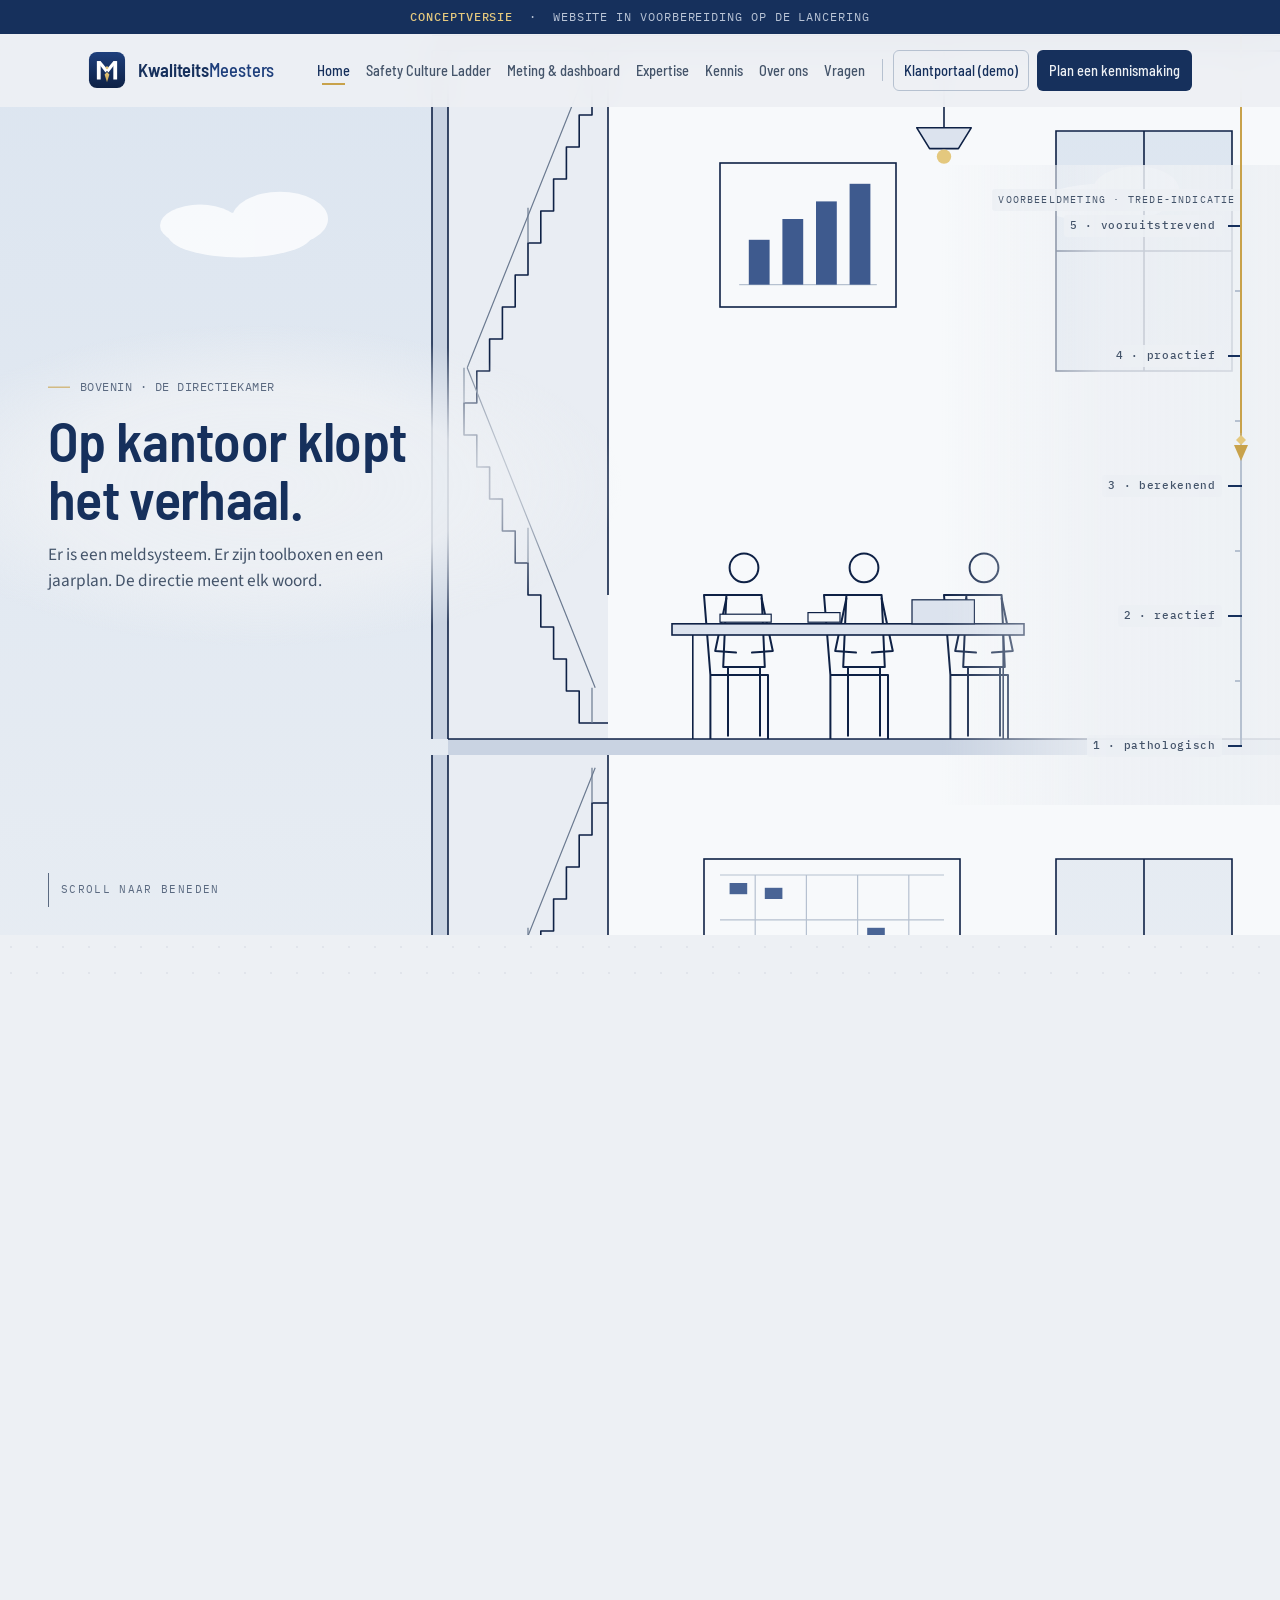
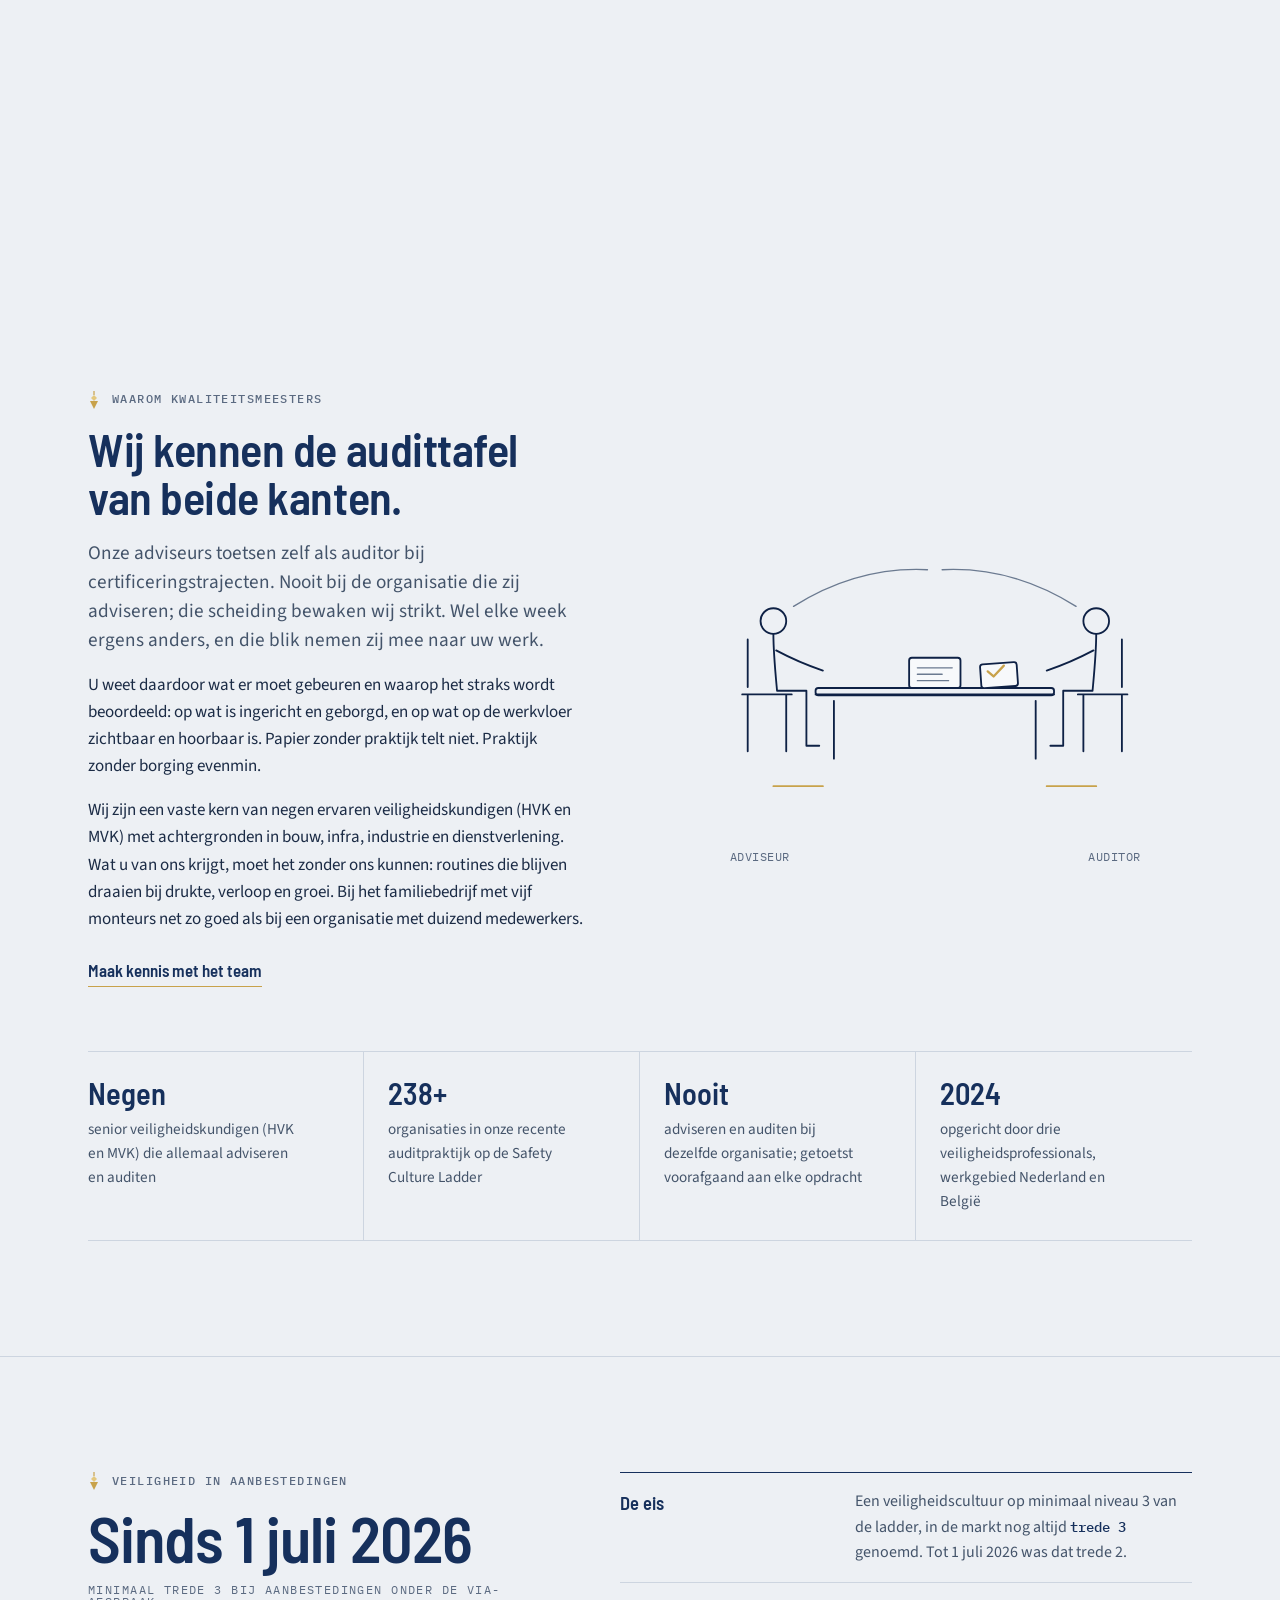
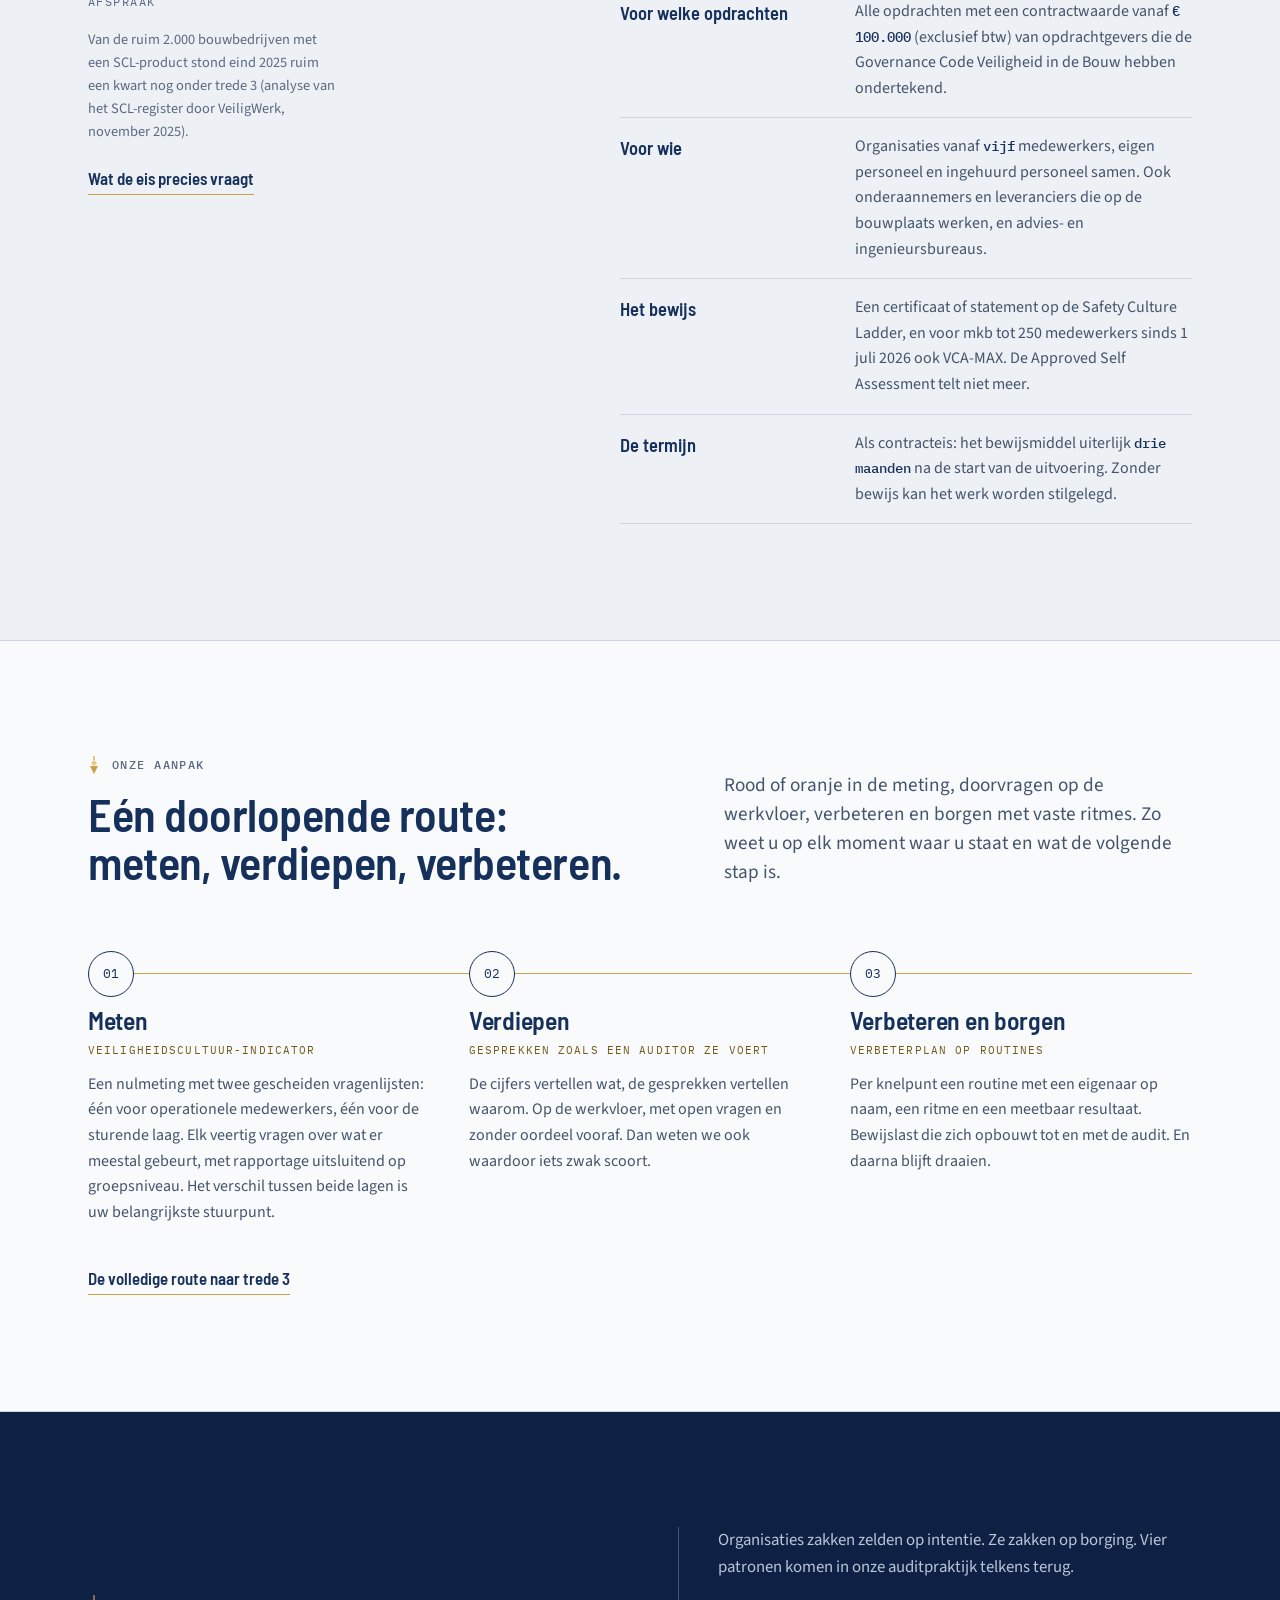
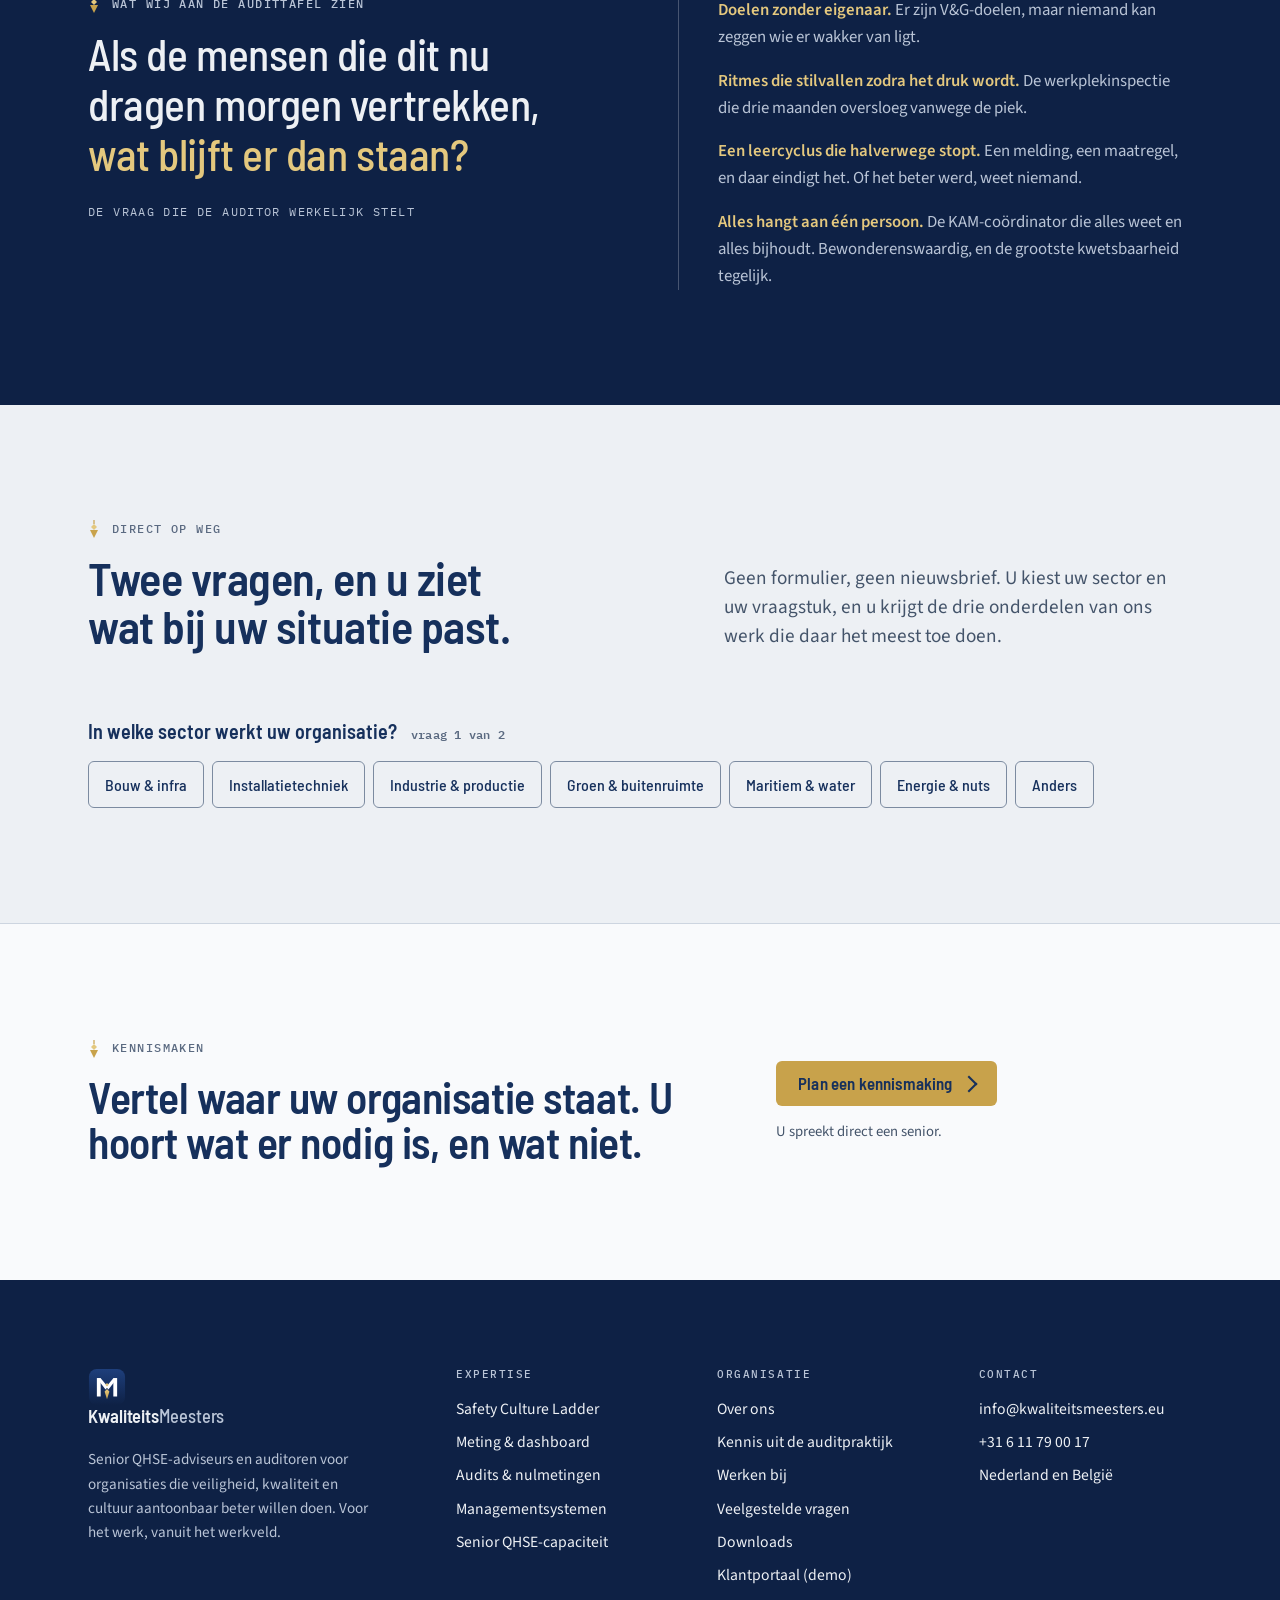
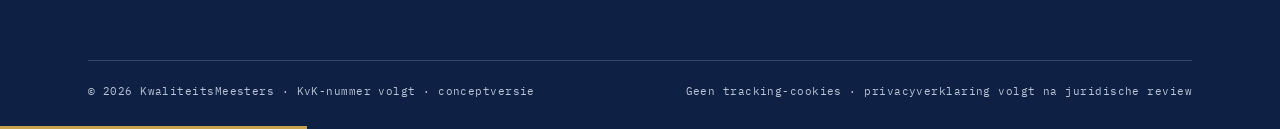
<file: index.html>
<!DOCTYPE html>
<html lang="nl">
<head>
<meta charset="utf-8">
<meta name="viewport" content="width=device-width, initial-scale=1">
<title>KwaliteitsMeesters | Senior QHSE-advies en veiligheidscultuur</title>
<meta name="description" content="KwaliteitsMeesters meet veiligheidscultuur waar het werk gebeurt: twee vragenlijsten, de kloof tussen kantoor en werkvloer, en een route naar trede 3 van de Safety Culture Ladder. Adviseurs die zelf als auditor toetsen. Nederland en België.">
<meta name="theme-color" content="#EDF0F4">
<meta property="og:type" content="website">
<meta property="og:locale" content="nl_NL">
<meta property="og:site_name" content="KwaliteitsMeesters">
<meta property="og:title" content="KwaliteitsMeesters | Veiligheidscultuur, gemeten waar het werk gebeurt">
<meta property="og:description" content="Senior QHSE-advies door adviseurs die ook auditor zijn. Nulmeting in twee lagen, verdieping op de werkvloer, verbeterplan op routines. Tot en met de audit.">
<!-- DEPLOY STEP: vervang door de live URL's zodra de site online staat, en vervang og:image door een kaart van 1200x630 (beeldmerk plus tagline op de canvaskleur) -->
<meta property="og:url" content="https://www.kwaliteitsmeesters.eu/">
<meta property="og:image" content="https://www.kwaliteitsmeesters.eu/assets/kwaliteitsmeesters-beeldmerk.png">
<link rel="preconnect" href="https://fonts.googleapis.com">
<link rel="preconnect" href="https://fonts.gstatic.com" crossorigin>
<link href="https://fonts.googleapis.com/css2?family=Barlow+Semi+Condensed:wght@500;600&family=Source+Sans+3:wght@400;600&family=IBM+Plex+Mono:wght@400;500&display=swap" rel="stylesheet">
<link rel="icon" type="image/svg+xml" href='data:image/svg+xml,<svg xmlns="http://www.w3.org/2000/svg" viewBox="0 0 240 240"><rect x="6" y="6" width="228" height="228" rx="50" fill="%23163A64"/><rect x="56" y="64" width="24" height="116" fill="%23fff"/><rect x="160" y="64" width="24" height="116" fill="%23fff"/><path d="M56,64 L80,64 L125,119 L111,136 Z" fill="%23fff"/><path d="M184,64 L160,64 L115,119 L129,136 Z" fill="%23fff"/><path d="M120,132 L135,149 L120,198 L105,149 Z" fill="%23C8A24B"/><path d="M109,105 L120,117 L131,105 L120,94 Z" fill="%23E4C87E"/></svg>'>
<link rel="stylesheet" href="assets/site.css">
<noscript><style>.page:not([hidden]){display:block}.rv,.rv-stagger>*{opacity:1!important;transform:none!important}.hero{display:none}.hero-static{display:block}.route .line{transform:scaleX(1)}.ladder .t{transform:none;opacity:1}</style></noscript>
</head>
<body>
<a class="skip" href="#main">Naar de inhoud</a>

<!-- beeldmerk en tekeningen (sprite) -->
<svg width="0" height="0" style="position:absolute" aria-hidden="true" focusable="false">
  <defs>
    <linearGradient id="gNavy" x1="0" y1="0" x2="0" y2="1"><stop offset="0" stop-color="#1E3F7C"/><stop offset="1" stop-color="#0E2145"/></linearGradient>
    <linearGradient id="gGold" x1="0" y1="0" x2="0" y2="1"><stop offset="0" stop-color="#E4C87E"/><stop offset="1" stop-color="#C8A24B"/></linearGradient>
    <linearGradient id="gSky" x1="0" y1="0" x2="0" y2="1"><stop offset="0" stop-color="#D9E3EF"/><stop offset="1" stop-color="#EDF0F4"/></linearGradient>
    <symbol id="mark" viewBox="0 0 240 240">
      <rect x="6" y="6" width="228" height="228" rx="50" fill="url(#gNavy)"/>
      <rect x="56" y="64" width="24" height="116" fill="#fff"/><rect x="160" y="64" width="24" height="116" fill="#fff"/>
      <path d="M56,64 L80,64 L125,119 L111,136 Z" fill="#fff"/><path d="M184,64 L160,64 L115,119 L129,136 Z" fill="#fff"/>
      <path d="M120,132 L135,149 L120,198 L105,149 Z" fill="url(#gGold)"/><path d="M109,105 L120,117 L131,105 L120,94 Z" fill="#E4C87E"/>
    </symbol>
    <!-- figuren: 100 x 300, voeten op y=300 -->
    <symbol id="fig-stand" viewBox="0 0 100 300">
      <path d="M30 36 A20 20 0 0 1 70 36 L74 40 L26 40 Z" fill="#F7F9FB" stroke="#0E2145" stroke-width="2.5" stroke-linejoin="round"/>
      <circle cx="50" cy="48" r="17" fill="#F7F9FB" stroke="#0E2145" stroke-width="2.5"/>
      <path d="M28 78 L72 78 L78 180 L22 180 Z" fill="#E4C87E" stroke="#0E2145" stroke-width="2.5" stroke-linejoin="round"/>
      <path d="M28 118 H72 M26 146 H74" stroke="#fff" stroke-width="5"/>
      <path d="M28 80 L8 150 M72 80 L92 150" fill="none" stroke="#0E2145" stroke-width="2.5" stroke-linecap="round"/>
      <path d="M30 180 L26 296 M70 180 L74 296 M26 296 H44 M56 296 H74" fill="none" stroke="#0E2145" stroke-width="2.5" stroke-linecap="round"/>
    </symbol>
    <symbol id="fig-stand-plain" viewBox="0 0 100 300">
      <circle cx="50" cy="34" r="18" fill="#F7F9FB" stroke="#0E2145" stroke-width="2.5"/>
      <path d="M28 70 L72 70 L78 176 L22 176 Z" fill="#F7F9FB" stroke="#0E2145" stroke-width="2.5" stroke-linejoin="round"/>
      <path d="M28 72 L10 150 M72 72 L90 150" fill="none" stroke="#0E2145" stroke-width="2.5" stroke-linecap="round"/>
      <path d="M30 176 L26 296 M70 176 L74 296 M26 296 H44 M56 296 H74" fill="none" stroke="#0E2145" stroke-width="2.5" stroke-linecap="round"/>
    </symbol>
    <!-- zittend: 100 x 240, zitvlak op y=150, voeten op 240 -->
    <symbol id="fig-sit" viewBox="0 0 100 240">
      <circle cx="50" cy="26" r="18" fill="#F7F9FB" stroke="#0E2145" stroke-width="2.5"/>
      <path d="M28 60 L72 60 L76 150 L24 150 Z" fill="#F7F9FB" stroke="#0E2145" stroke-width="2.5" stroke-linejoin="round"/>
      <path d="M28 64 L14 130 L40 132 M72 64 L86 130 L60 132" fill="none" stroke="#0E2145" stroke-width="2.5" stroke-linecap="round" stroke-linejoin="round"/>
      <path d="M30 150 L30 236 M70 150 L70 236" fill="none" stroke="#0E2145" stroke-width="2.5" stroke-linecap="round"/>
    </symbol>
    <!-- stoel: 120 x 200, zitting op y=110 -->
    <symbol id="chair" viewBox="0 0 120 200">
      <path d="M20 10 L28 110 L100 110 L100 198 M28 110 L28 198 M20 10 L84 10" fill="none" stroke="#0E2145" stroke-width="2.5" stroke-linecap="round" stroke-linejoin="round"/>
    </symbol>

    <!-- verdieping 1: de directiekamer -->
    <symbol id="lvl1" viewBox="0 0 1600 900">
      <rect x="560" y="20" width="200" height="860" fill="#E9EDF3"/>
      <path fill-rule="evenodd" fill="#F7F9FB" d="M760 20 H1600 V880 H760 Z M1320 120 H1540 V420 H1320 Z"/>
      <rect x="540" y="0" width="1060" height="20" fill="#C9D3E2"/>
      <path d="M540 0 H1600 M540 20 H1600" stroke="#0E2145" stroke-width="2"/>
      <rect x="540" y="20" width="20" height="860" fill="#C9D3E2"/>
      <path d="M540 20 V880 M560 20 V880" stroke="#0E2145" stroke-width="2"/>
      <path d="M760 20 V700" stroke="#0E2145" stroke-width="2"/>
      <!-- raam -->
      <path d="M1320 120 H1540 V420 H1320 Z M1430 120 V420 M1320 270 H1540" fill="none" stroke="#0E2145" stroke-width="2"/>
      <!-- ingelijste grafiek -->
      <rect x="900" y="160" width="220" height="180" fill="#F7F9FB" stroke="#0E2145" stroke-width="2"/>
      <path d="M924 312 H1096" stroke="#B6C1D0" stroke-width="1.5"/>
      <rect x="936" y="256" width="26" height="56" fill="#1E3F7C" opacity=".85"/>
      <rect x="978" y="230" width="26" height="82" fill="#1E3F7C" opacity=".85"/>
      <rect x="1020" y="208" width="26" height="104" fill="#1E3F7C" opacity=".85"/>
      <rect x="1062" y="186" width="26" height="126" fill="#1E3F7C" opacity=".85"/>
      <!-- lamp -->
      <path d="M1180 20 V116" stroke="#0E2145" stroke-width="2"/>
      <path d="M1146 116 H1214 L1198 142 H1162 Z" fill="#DCE3EE" stroke="#0E2145" stroke-width="2" stroke-linejoin="round"/>
      <circle class="lamp" cx="1180" cy="152" r="9" fill="#E4C87E"/>
      <!-- mensen aan tafel -->
      <use href="#chair" x="860" y="690" width="120" height="200"/>
      <use href="#chair" x="1010" y="690" width="120" height="200"/>
      <use href="#chair" x="1160" y="690" width="120" height="200"/>
      <use href="#fig-sit" x="880" y="640" width="100" height="240"/>
      <use href="#fig-sit" x="1180" y="640" width="100" height="240"/>
      <use href="#fig-sit" x="1030" y="640" width="100" height="240"/>
      <!-- tafel -->
      <rect x="840" y="736" width="440" height="14" fill="#DCE3EE" stroke="#0E2145" stroke-width="2"/>
      <path d="M866 750 V880 M1254 750 V880" stroke="#0E2145" stroke-width="2"/>
      <rect x="900" y="724" width="64" height="10" fill="#F7F9FB" stroke="#0E2145" stroke-width="1.5"/>
      <rect x="1140" y="706" width="78" height="30" fill="#DCE3EE" stroke="#0E2145" stroke-width="1.5"/>
      <rect x="1010" y="722" width="40" height="12" fill="#F7F9FB" stroke="#0E2145" stroke-width="1.5"/>
      <!-- trap: vlucht A naar links, vlucht B naar rechts -->
      <polyline points="760,60 740,60 740,100 724,100 724,140 708,140 708,180 692,180 692,220 676,220 676,260 660,260 660,300 644,300 644,340 628,340 628,380 612,380 612,420 596,420 596,460 580,460 580,500 596,500 596,540 612,540 612,580 628,580 628,620 644,620 644,660 660,660 660,700 676,700 676,740 692,740 692,780 708,780 708,820 724,820 724,860 740,860 760,860" fill="none" stroke="#0E2145" stroke-width="2" stroke-linejoin="round"/>
      <path d="M744 16 L584 416 M584 416 L744 816" fill="none" stroke="#6B7A90" stroke-width="1.5"/>
      <path d="M740 60 V16 M660 260 V216 M580 460 V416 M660 660 V616 M740 860 V816" stroke="#6B7A90" stroke-width="1.5"/>
      <!-- vloerplaat -->
      <rect x="560" y="880" width="1040" height="20" fill="#C9D3E2"/>
      <path d="M560 880 H1600" stroke="#0E2145" stroke-width="2"/>
    </symbol>

    <!-- verdieping 2: de keet -->
    <symbol id="lvl2" viewBox="0 0 1600 900">
      <rect x="560" y="0" width="200" height="880" fill="#E9EDF3"/>
      <path fill-rule="evenodd" fill="#F7F9FB" d="M760 0 H1600 V880 H760 Z M1320 130 H1540 V370 H1320 Z"/>
      <rect x="540" y="0" width="20" height="880" fill="#C9D3E2"/>
      <path d="M540 0 V880 M560 0 V880" stroke="#0E2145" stroke-width="2"/>
      <path d="M760 0 V700" stroke="#0E2145" stroke-width="2"/>
      <path d="M1320 130 H1540 V370 H1320 Z M1430 130 V370" fill="none" stroke="#0E2145" stroke-width="2"/>
      <!-- planbord -->
      <rect x="880" y="130" width="320" height="210" fill="#F7F9FB" stroke="#0E2145" stroke-width="2"/>
      <path d="M944 150 V320 M1008 150 V320 M1072 150 V320 M1136 150 V320 M900 150 H1180 M900 206 H1180 M900 262 H1180 M900 320 H1180" stroke="#B6C1D0" stroke-width="1.5"/>
      <rect x="912" y="160" width="22" height="14" fill="#1E3F7C" opacity=".8"/>
      <rect x="956" y="166" width="22" height="14" fill="#1E3F7C" opacity=".8"/>
      <rect x="1084" y="216" width="22" height="14" fill="#1E3F7C" opacity=".8"/>
      <rect x="1148" y="272" width="22" height="14" fill="#1E3F7C" opacity=".8"/>
      <rect x="1020" y="276" width="22" height="14" fill="#C8A24B"/>
      <!-- haken met hesjes -->
      <path d="M1290 430 H1450" stroke="#0E2145" stroke-width="2"/>
      <path d="M1318 430 V444 M1402 430 V444" stroke="#0E2145" stroke-width="2"/>
      <path d="M1300 444 H1336 L1340 510 H1296 Z" fill="#E4C87E" stroke="#0E2145" stroke-width="2" stroke-linejoin="round"/>
      <path d="M1298 470 H1338 M1297 488 H1339" stroke="#fff" stroke-width="4"/>
      <path d="M1384 444 H1420 L1424 510 H1380 Z" fill="#E4C87E" stroke="#0E2145" stroke-width="2" stroke-linejoin="round"/>
      <path d="M1382 470 H1422 M1381 488 H1423" stroke="#fff" stroke-width="4"/>
      <!-- uitvoerder achter het bureau -->
      <use href="#fig-stand" x="920" y="580" width="100" height="300"/>
      <rect x="880" y="740" width="380" height="14" fill="#DCE3EE" stroke="#0E2145" stroke-width="2"/>
      <path d="M904 754 V880 M1236 754 V880" stroke="#0E2145" stroke-width="2"/>
      <rect x="1060" y="652" width="110" height="76" fill="#F7F9FB" stroke="#0E2145" stroke-width="2"/>
      <path d="M1076 672 H1154 M1076 688 H1130 M1076 704 H1144" stroke="#B6C1D0" stroke-width="2"/>
      <path d="M1115 728 V740 M1092 740 H1138" stroke="#0E2145" stroke-width="2"/>
      <rect x="1200" y="722" width="22" height="18" fill="#F7F9FB" stroke="#0E2145" stroke-width="1.5"/>
      <!-- trap -->
      <polyline points="760,60 740,60 740,100 724,100 724,140 708,140 708,180 692,180 692,220 676,220 676,260 660,260 660,300 644,300 644,340 628,340 628,380 612,380 612,420 596,420 596,460 580,460 580,500 596,500 596,540 612,540 612,580 628,580 628,620 644,620 644,660 660,660 660,700 676,700 676,740 692,740 692,780 708,780 708,820 724,820 724,860 740,860 760,860" fill="none" stroke="#0E2145" stroke-width="2" stroke-linejoin="round"/>
      <path d="M744 16 L584 416 M584 416 L744 816" fill="none" stroke="#6B7A90" stroke-width="1.5"/>
      <path d="M740 60 V16 M660 260 V216 M580 460 V416 M660 660 V616 M740 860 V816" stroke="#6B7A90" stroke-width="1.5"/>
      <!-- de adviseur daalt af -->
      <use href="#fig-stand-plain" x="616" y="280" width="100" height="300" transform="scale(.8) translate(160 160)"/>
      <rect x="560" y="880" width="1040" height="20" fill="#C9D3E2"/>
      <path d="M560 880 H1600" stroke="#0E2145" stroke-width="2"/>
    </symbol>

    <!-- verdieping 3: de werkvloer -->
    <symbol id="lvl3" viewBox="0 0 1600 900">
      <rect x="560" y="0" width="200" height="880" fill="#E9EDF3"/>
      <rect x="540" y="0" width="20" height="880" fill="#C9D3E2"/>
      <path d="M540 0 V880 M560 0 V880 M760 0 V880" stroke="#0E2145" stroke-width="2"/>
      <!-- trap -->
      <polyline points="760,60 740,60 740,100 724,100 724,140 708,140 708,180 692,180 692,220 676,220 676,260 660,260 660,300 644,300 644,340 628,340 628,380 612,380 612,420 596,420 596,460 580,460 580,500 596,500 596,540 612,540 612,580 628,580 628,620 644,620 644,660 660,660 660,700 676,700 676,740 692,740 692,780 708,780 708,820 724,820 724,860 740,860 760,860" fill="none" stroke="#0E2145" stroke-width="2" stroke-linejoin="round"/>
      <path d="M744 16 L584 416 M584 416 L744 816" fill="none" stroke="#6B7A90" stroke-width="1.5"/>
      <path d="M740 60 V16 M660 260 V216 M580 460 V416 M660 660 V616 M740 860 V816" stroke="#6B7A90" stroke-width="1.5"/>
      <!-- steiger -->
      <path d="M900 140 V880 M1040 140 V880 M1180 140 V880" stroke="#0E2145" stroke-width="2.5"/>
      <path d="M880 360 H1200 M880 620 H1200 M880 140 H1200" stroke="#0E2145" stroke-width="2"/>
      <path d="M900 360 L1040 140 M1040 620 L1180 360 M900 880 L1040 620" stroke="#6B7A90" stroke-width="1.5"/>
      <rect x="900" y="352" width="280" height="10" fill="#DCE3EE" stroke="#0E2145" stroke-width="1.5"/>
      <rect x="900" y="612" width="280" height="10" fill="#DCE3EE" stroke="#0E2145" stroke-width="1.5"/>
      <path d="M880 300 H1200 M880 560 H1200" stroke="#6B7A90" stroke-width="1.5"/>
      <use href="#fig-stand" x="1070" y="312" width="100" height="300"/>
      <!-- kruiwagen en medewerker op de grond -->
      <use href="#fig-stand" x="1210" y="580" width="100" height="300"/>
      <path d="M1300 790 L1390 790 L1376 852 L1316 852 Z" fill="#DCE3EE" stroke="#0E2145" stroke-width="2" stroke-linejoin="round"/>
      <path d="M1390 790 L1430 784 M1290 852 H1316 M1296 852 V880" stroke="#0E2145" stroke-width="2" stroke-linecap="round"/>
      <circle cx="1372" cy="866" r="14" fill="#F7F9FB" stroke="#0E2145" stroke-width="2"/>
      <!-- pionnen -->
      <path d="M800 880 L812 836 H828 L840 880 Z" fill="#DCE3EE" stroke="#0E2145" stroke-width="2" stroke-linejoin="round"/>
      <path d="M846 880 L858 836 H874 L886 880 Z" fill="#DCE3EE" stroke="#0E2145" stroke-width="2" stroke-linejoin="round"/>
      <!-- grond -->
      <rect x="0" y="880" width="1600" height="20" fill="#CAD2DD"/>
      <path d="M0 880 H1600" stroke="#0E2145" stroke-width="2"/>
    </symbol>

    <!-- achtergrond (parallax): lucht, wolken, skyline en kraan -->
    <symbol id="back" viewBox="0 0 1600 2700">
      <g class="cloud" fill="#fff" opacity=".85">
        <ellipse cx="300" cy="250" rx="90" ry="28"/><ellipse cx="350" cy="230" rx="60" ry="34"/><ellipse cx="250" cy="238" rx="50" ry="26"/>
      </g>
      <g class="cloud" fill="#fff" opacity=".7">
        <ellipse cx="1380" cy="210" rx="80" ry="24"/><ellipse cx="1420" cy="194" rx="54" ry="30"/>
      </g>
      <g class="cloud" fill="#fff" opacity=".75">
        <ellipse cx="1200" cy="1120" rx="96" ry="30"/><ellipse cx="1250" cy="1100" rx="62" ry="36"/><ellipse cx="1150" cy="1108" rx="52" ry="28"/>
      </g>
      <g class="cloud" fill="#fff" opacity=".7">
        <ellipse cx="260" cy="1650" rx="84" ry="26"/><ellipse cx="306" cy="1634" rx="56" ry="32"/>
      </g>
      <!-- skyline -->
      <path d="M0 2060 V1990 H120 V1960 H210 V2010 H330 V1940 H380 V1900 H430 V1940 H520 V1980 H640 V2000 H760 V1950 H820 V1920 H880 V1950 H1000 V2000 H1120 V1970 H1260 V2020 H1600 V2060 Z" fill="#D3DBE6"/>
      <!-- kraan -->
      <rect x="1250" y="940" width="30" height="1120" fill="#DCE3EE" stroke="#0E2145" stroke-width="2"/>
      <path d="M1250 1000 L1280 1040 M1280 1000 L1250 1040 M1250 1080 L1280 1120 M1280 1080 L1250 1120 M1250 1160 L1280 1200 M1280 1160 L1250 1200 M1250 1240 L1280 1280 M1280 1240 L1250 1280 M1250 1320 L1280 1360 M1280 1320 L1250 1360 M1250 1400 L1280 1440 M1280 1400 L1250 1440 M1250 1480 L1280 1520 M1280 1480 L1250 1520 M1250 1560 L1280 1600 M1280 1560 L1250 1600 M1250 1640 L1280 1680 M1280 1640 L1250 1680 M1250 1720 L1280 1760 M1280 1720 L1250 1760 M1250 1800 L1280 1840 M1280 1800 L1250 1840 M1250 1880 L1280 1920 M1280 1880 L1250 1920 M1250 1960 L1280 2000 M1280 1960 L1250 2000" stroke="#6B7A90" stroke-width="1.5"/>
      <rect x="1232" y="906" width="66" height="36" fill="#F7F9FB" stroke="#0E2145" stroke-width="2"/>
      <g class="crane-boom">
        <path d="M790 910 H1340 M790 896 H1340 M790 896 V910 M1340 896 V910" stroke="#0E2145" stroke-width="2"/>
        <path d="M820 896 L850 910 M880 896 L910 910 M940 896 L970 910 M1000 896 L1030 910 M1060 896 L1090 910 M1120 896 L1150 910 M1180 896 L1210 910 M1300 896 L1330 910" stroke="#6B7A90" stroke-width="1.5"/>
        <path d="M880 910 V1040 M870 1040 H890 L880 1058 Z" stroke="#0E2145" stroke-width="2" fill="#F7F9FB"/>
        <path d="M1265 896 L1100 860 L790 896" fill="none" stroke="#6B7A90" stroke-width="1.5"/>
      </g>
    </symbol>
  </defs>
</svg>

<div class="notice" id="notice"><b>Conceptversie</b> &nbsp;·&nbsp; website in voorbereiding op de lancering</div>

<header class="site-head">
  <div class="container head-row">
    <a class="brand" href="#home" aria-label="KwaliteitsMeesters, naar de startpagina">
      <svg viewBox="0 0 240 240" aria-hidden="true"><use href="#mark"/></svg>
      <span class="wm">Kwaliteits<span>Meesters</span></span>
    </a>
    <nav class="nav" id="nav" aria-label="Hoofdnavigatie">
      <a href="#home" data-page="home">Home</a>
      <a href="#scl" data-page="scl">Safety Culture Ladder</a>
      <a href="#dashboard" data-page="dashboard">Meting &amp; dashboard</a>
      <a href="#diensten" data-page="diensten">Expertise</a>
      <a href="#kennis" data-page="kennis">Kennis</a>
      <a href="#overons" data-page="overons">Over ons</a>
      <a href="#faq" data-page="faq">Vragen</a>
      <span class="sep" aria-hidden="true"></span>
      <a class="portal" href="kwaliteitsmeesters-portaal.html" target="_blank" rel="noopener">Klantportaal (demo)</a>
      <a class="cta" href="#contact" data-page="contact">Plan een kennismaking</a>
    </nav>
    <button class="burger" id="burger" aria-expanded="false" aria-controls="nav" aria-label="Menu"><span></span></button>
  </div>
</header>

<main id="main" tabindex="-1">

<!-- ================================================================ HOME -->
<div class="page" id="page-home">

  <!-- de afdaling -->
  <section class="hero" id="hero" aria-label="De afdaling: van directiekamer naar werkvloer">
    <div class="stage">
      <div class="sky" aria-hidden="true"></div>
      <div class="scene-back" aria-hidden="true"><svg viewBox="0 0 1600 2700" preserveAspectRatio="xMinYMin slice"><use href="#back"/></svg></div>
      <div class="scene" aria-hidden="true">
        <svg viewBox="0 0 1600 2700" preserveAspectRatio="xMinYMin slice">
          <use href="#lvl1" x="0" y="0" width="1600" height="900"/>
          <use href="#lvl2" x="0" y="900" width="1600" height="900"/>
          <use href="#lvl3" x="0" y="1800" width="1600" height="900"/>
        </svg>
      </div>

      <div class="captions">
        <div class="band" data-a="0" data-b="0.20" data-ramp="0.03">
          <div class="mono"><i></i>Bovenin · de directiekamer</div>
          <h1 class="h1"><span class="vh">Op kantoor klopt het verhaal.</span><span aria-hidden="true"><span class="w" style="--th:0">Op</span> <span class="w" style="--th:.08">kantoor</span> <span class="w" style="--th:.16">klopt</span> <span class="w" style="--th:.24">het</span> <span class="w" style="--th:.32">verhaal.</span></span></h1>
          <p class="sub">Er is een meldsysteem. Er zijn toolboxen en een jaarplan. De directie meent elk woord.</p>
        </div>
        <div class="band" data-a="0.33" data-b="0.52">
          <div class="mono"><i></i>Halverwege · de keet</div>
          <h2><span class="vh">Een verdieping lager wordt het dunner.</span><span aria-hidden="true"><span class="w" style="--th:0">Een</span> <span class="w" style="--th:.07">verdieping</span> <span class="w" style="--th:.14">lager</span> <span class="w" style="--th:.21">wordt</span> <span class="w" style="--th:.28">het</span> <span class="w" style="--th:.35">dunner.</span></span></h2>
          <p class="sub">De uitvoerder kent de regels. De planning staat onder druk. Op papier klopt het; in de uitvoering gaat het anders.</p>
        </div>
        <div class="band" data-a="0.60" data-b="0.78">
          <div class="mono"><i></i>Beneden · de werkvloer</div>
          <h2><span class="vh">Hier beslist de auditor.</span><span aria-hidden="true"><span class="w" style="--th:0">Hier</span> <span class="w" style="--th:.1">beslist</span> <span class="w" style="--th:.2">de</span> <span class="w" style="--th:.3">auditor.</span></span></h2>
          <p class="sub">Hij leest uw handboek niet. Hij vraagt de monteur wat er met zijn melding is gebeurd.</p>
        </div>
        <div class="band" data-a="0.84" data-b="1" data-ramp="0.05">
          <div class="mono"><i></i>KwaliteitsMeesters · senior QHSE-advies</div>
          <h2 class="h1"><span class="vh">Veiligheidscultuur, gemeten waar het werk gebeurt.</span><span aria-hidden="true"><span class="w" style="--th:0">Veiligheidscultuur,</span> <span class="w" style="--th:.08">gemeten</span> <span class="w" style="--th:.16">waar</span> <span class="w" style="--th:.24">het</span> <span class="w" style="--th:.32">werk</span> <span class="w" style="--th:.4">gebeurt.</span></span></h2>
          <p class="sub">Twee vragenlijsten, één kloof en een route naar trede 3 van de Safety Culture Ladder. Door adviseurs die elders zelf als auditor toetsen.</p>
          <div class="acts">
            <a class="btn btn-gold" href="#contact">Plan een kennismaking</a>
            <a class="tlink" href="#scl/zelftoets">Proef de meting in drie vragen</a>
          </div>
        </div>
      </div>

      <div class="gauge" aria-hidden="true">
        <div class="title">Voorbeeldmeting · trede-indicatie</div>
        <div class="rail"></div>
        <div class="tick" style="top:0%"><b>5 · vooruitstrevend</b></div>
        <div class="tick minor" style="top:12.5%"></div>
        <div class="tick" style="top:25%"><b>4 · proactief</b></div>
        <div class="tick minor" style="top:37.5%"></div>
        <div class="tick" style="top:50%"><b>3 · berekenend</b></div>
        <div class="tick minor" style="top:62.5%"></div>
        <div class="tick" style="top:75%"><b>2 · reactief</b></div>
        <div class="tick minor" style="top:87.5%"></div>
        <div class="tick" style="top:100%"><b>1 · pathologisch</b></div>
        <div class="read" style="top:40%">Sturende laag<b>3,4</b></div>
        <div class="read" style="top:60%">Operationele medewerkers<b>2,6</b></div>
        <div class="kloof" style="top:40%;height:20%"><b>de kloof · 0,8</b></div>
        <div class="plumb" style="height:calc(100vh + 40%)"></div>
        <div class="bob" style="top:40%"><svg viewBox="0 0 20 30" aria-hidden="true"><path d="M10 0v5" stroke="#C8A24B" stroke-width="1.5"/><path d="M5 9l5-5 5 5-5 5z" fill="#E4C87E"/><path d="M3 14h14l-7 16z" fill="#C8A24B"/></svg></div>
      </div>

      <div class="cue" aria-hidden="true"><span>Scroll naar beneden</span><i></i></div>
    </div>
  </section>

  <!-- statische hero: telefoon, staand, reduced motion -->
  <section class="hero-static" aria-label="Introductie">
    <div class="container">
      <div class="eyebrow">Senior QHSE-advies · Nederland en België</div>
      <h1>Veiligheidscultuur, gemeten waar het werk gebeurt.</h1>
      <p class="lede">Twee vragenlijsten, één kloof en een route naar trede 3 van de Safety Culture Ladder. Door adviseurs die elders zelf als auditor toetsen.</p>
      <div class="acts">
        <a class="btn btn-gold" href="#contact">Plan een kennismaking</a>
        <a class="tlink" href="#scl/zelftoets">Proef de meting</a>
      </div>
      <div class="reads" role="img" aria-label="Voorbeeldmeting: sturende laag 3,4, operationele medewerkers 2,6, de kloof 0,8">
        <span>Sturende laag <b>3,4</b></span><span>Operationele medewerkers <b>2,6</b></span><span class="k">de kloof <b>0,8</b></span>
      </div>
      <div class="poster" aria-hidden="true">
        <svg viewBox="300 1760 1300 940" preserveAspectRatio="xMidYMax meet">
          <rect x="0" y="1700" width="1600" height="1000" fill="url(#gSky)"/>
          <path d="M300 2400 V2330 H420 V2300 H510 V2350 H630 V2280 H680 V2240 H730 V2280 H820 V2320 H940 V2340 H1060 V2290 H1120 V2260 H1180 V2290 H1300 V2340 H1420 V2310 H1560 V2360 H1600 V2400 Z" fill="#D3DBE6"/>
          <rect x="1470" y="1900" width="30" height="780" fill="#DCE3EE" stroke="#0E2145" stroke-width="2"/>
          <rect x="1452" y="1866" width="66" height="36" fill="#F7F9FB" stroke="#0E2145" stroke-width="2"/>
          <path d="M1010 1870 H1560 M1010 1856 H1560 M1010 1856 V1870 M1560 1856 V1870 M1100 1870 V1990 M1090 1990 H1110 L1100 2008 Z" fill="#F7F9FB" stroke="#0E2145" stroke-width="2"/>
          <use href="#lvl3" x="0" y="1800" width="1600" height="900"/>
        </svg>
      </div>
    </div>
  </section>

  <!-- beide kanten van de audittafel -->
  <section class="sec" id="beide-kanten">
    <div class="container">
      <div class="split">
        <div class="prose rv">
          <div class="eyebrow">Waarom KwaliteitsMeesters</div>
          <h2>Wij kennen de audittafel van beide kanten.</h2>
          <p class="lede" style="margin-top:18px">Onze adviseurs toetsen zelf als auditor bij certificeringstrajecten. Nooit bij de organisatie die zij adviseren; die scheiding bewaken wij strikt. Wel elke week ergens anders, en die blik nemen zij mee naar uw werk.</p>
          <p>U weet daardoor wat er moet gebeuren en waarop het straks wordt beoordeeld: op wat is ingericht en geborgd, en op wat op de werkvloer zichtbaar en hoorbaar is. Papier zonder praktijk telt niet. Praktijk zonder borging evenmin.</p>
          <p>Wij zijn een vaste kern van negen ervaren veiligheidskundigen (HVK en MVK) met achtergronden in bouw, infra, industrie en dienstverlening. Wat u van ons krijgt, moet het zonder ons kunnen: routines die blijven draaien bij drukte, verloop en groei. Bij het familiebedrijf met vijf monteurs net zo goed als bij een organisatie met duizend medewerkers.</p>
          <p style="margin-top:24px"><a class="tlink" href="#overons">Maak kennis met het team</a></p>
        </div>
        <div class="fig rv">
          <svg class="draw" viewBox="0 0 560 360" fill="none" stroke="#0E2145" stroke-width="2" stroke-linecap="round" stroke-linejoin="round" role="img" aria-label="Tekening: adviseur en auditor aan dezelfde tafel">
            <path d="M150 200 H410 M170 207 V270 M390 207 V270" />
            <rect x="150" y="193" width="260" height="8" rx="3"/>
            <rect x="252" y="160" width="56" height="33" rx="3" fill="#F7F9FB"/>
            <path d="M261 171 H299 M261 178 H288 M261 185 H295" stroke="#6B7A90" stroke-width="1.5"/>
            <path d="M70 200 H124 M76 200 V262 M118 200 V262 M76 192 V140"/>
            <circle cx="104" cy="120" r="14"/>
            <path d="M104 134 C104 154 106 174 108 196 M107 152 C122 160 140 168 158 174 M108 196 H140 M140 196 V256 M140 256 H154"/>
            <path d="M436 200 H490 M442 200 V262 M484 200 V262 M484 192 V140"/>
            <circle cx="456" cy="120" r="14"/>
            <path d="M456 134 C456 154 454 174 452 196 M453 152 C438 160 420 168 402 174 M452 196 H420 M420 196 V256 M420 256 H406"/>
            <rect x="330" y="166" width="40" height="26" rx="3" transform="rotate(-4 350 179)" fill="#F7F9FB"/>
            <path d="M338 174 L344 180 L356 169" transform="rotate(-4 350 179)" stroke="#C8A24B" stroke-width="2.5"/>
            <path d="M104 300 H158 M402 300 H456" stroke="#C8A24B"/>
            <path d="M126 104 C180 70 232 62 272 64 M434 104 C380 70 328 62 288 64" stroke="#6B7A90" stroke-width="1.5" stroke-dasharray="1 7"/>
          </svg>
          <div style="display:flex;justify-content:space-between;margin-top:6px;padding:0 10%"><span class="mono">Adviseur</span><span class="mono">Auditor</span></div>
        </div>
      </div>
      <div class="facts rv-stagger">
        <div><b>Negen</b><span>senior veiligheidskundigen (HVK en MVK) die allemaal adviseren en auditen</span></div>
        <div><b>238+</b><span>organisaties in onze recente auditpraktijk op de Safety Culture Ladder</span></div>
        <div><b>Nooit</b><span>adviseren en auditen bij dezelfde organisatie; getoetst voorafgaand aan elke opdracht</span></div>
        <div><b>2024</b><span>opgericht door drie veiligheidsprofessionals, werkgebied Nederland en België</span></div>
      </div>
    </div>
  </section>

  <!-- de ViA-eis -->
  <section class="sec" id="via-strook">
    <div class="container">
      <div class="via rv">
        <div>
          <div class="eyebrow">Veiligheid in Aanbestedingen</div>
          <div class="date">Sinds 1 juli 2026<small>minimaal trede 3 bij aanbestedingen onder de ViA-afspraak</small></div>
          <p class="src">Van de ruim 2.000 bouwbedrijven met een SCL-product stond eind 2025 ruim een kwart nog onder trede 3 (analyse van het SCL-register door VeiligWerk, november 2025).</p>
          <p style="margin-top:22px"><a class="tlink" href="#scl/via">Wat de eis precies vraagt</a></p>
        </div>
        <dl>
          <div><dt>De eis</dt><dd>Een veiligheidscultuur op minimaal niveau 3 van de ladder, in de markt nog altijd <b>trede 3</b> genoemd. Tot 1 juli 2026 was dat trede 2.</dd></div>
          <div><dt>Voor welke opdrachten</dt><dd>Alle opdrachten met een contractwaarde vanaf <b>€ 100.000</b> (exclusief btw) van opdrachtgevers die de Governance Code Veiligheid in de Bouw hebben ondertekend.</dd></div>
          <div><dt>Voor wie</dt><dd>Organisaties vanaf <b>vijf</b> medewerkers, eigen personeel en ingehuurd personeel samen. Ook onderaannemers en leveranciers die op de bouwplaats werken, en advies- en ingenieursbureaus.</dd></div>
          <div><dt>Het bewijs</dt><dd>Een certificaat of statement op de Safety Culture Ladder, en voor mkb tot 250 medewerkers sinds 1 juli 2026 ook VCA-MAX. De Approved Self Assessment telt niet meer.</dd></div>
          <div><dt>De termijn</dt><dd>Als contracteis: het bewijsmiddel uiterlijk <b>drie maanden</b> na de start van de uitvoering. Zonder bewijs kan het werk worden stilgelegd.</dd></div>
        </dl>
      </div>
    </div>
  </section>

  <!-- de route -->
  <section class="sec panel" id="route">
    <div class="container">
      <div class="sec-head rv">
        <div>
          <div class="eyebrow">Onze aanpak</div>
          <h2>Eén doorlopende route: meten, verdiepen, verbeteren.</h2>
        </div>
        <p class="lede">Rood of oranje in de meting, doorvragen op de werkvloer, verbeteren en borgen met vaste ritmes. Zo weet u op elk moment waar u staat en wat de volgende stap is.</p>
      </div>
      <div class="route" data-reveal>
        <div class="line" aria-hidden="true"></div>
        <div class="step" data-n="01">
          <h3>Meten</h3>
          <div class="tool">Veiligheidscultuur-indicator</div>
          <p>Een nulmeting met twee gescheiden vragenlijsten: één voor operationele medewerkers, één voor de sturende laag. Elk veertig vragen over wat er meestal gebeurt, met rapportage uitsluitend op groepsniveau. Het verschil tussen beide lagen is uw belangrijkste stuurpunt.</p>
        </div>
        <div class="step" data-n="02">
          <h3>Verdiepen</h3>
          <div class="tool">Gesprekken zoals een auditor ze voert</div>
          <p>De cijfers vertellen wat, de gesprekken vertellen waarom. Op de werkvloer, met open vragen en zonder oordeel vooraf. Dan weten we ook waardoor iets zwak scoort.</p>
        </div>
        <div class="step" data-n="03">
          <h3>Verbeteren en borgen</h3>
          <div class="tool">Verbeterplan op routines</div>
          <p>Per knelpunt een routine met een eigenaar op naam, een ritme en een meetbaar resultaat. Bewijslast die zich opbouwt tot en met de audit. En daarna blijft draaien.</p>
        </div>
      </div>
      <p class="rv" style="margin-top:40px"><a class="tlink" href="#scl">De volledige route naar trede 3</a></p>
    </div>
  </section>

  <!-- de vraag van de auditor -->
  <section class="sec dark quoteband" id="de-vraag">
    <div class="container">
      <div class="split">
        <div class="rv">
          <div class="eyebrow">Wat wij aan de audittafel zien</div>
          <blockquote>Als de mensen die dit nu dragen morgen vertrekken, <em>wat blijft er dan staan?</em></blockquote>
          <div class="who">De vraag die de auditor werkelijk stelt</div>
        </div>
        <div class="side rv">
          <p>Organisaties zakken zelden op intentie. Ze zakken op borging. Vier patronen komen in onze auditpraktijk telkens terug.</p>
          <p><b>Doelen zonder eigenaar.</b> Er zijn V&amp;G-doelen, maar niemand kan zeggen wie er wakker van ligt.</p>
          <p><b>Ritmes die stilvallen zodra het druk wordt.</b> De werkplekinspectie die drie maanden oversloeg vanwege de piek.</p>
          <p><b>Een leercyclus die halverwege stopt.</b> Een melding, een maatregel, en daar eindigt het. Of het beter werd, weet niemand.</p>
          <p><b>Alles hangt aan één persoon.</b> De KAM-coördinator die alles weet en alles bijhoudt. Bewonderenswaardig, en de grootste kwetsbaarheid tegelijk.</p>
        </div>
      </div>
    </div>
  </section>

  <!-- de kiezer -->
  <section class="sec chooser" id="chooser">
    <div class="container">
      <div class="sec-head rv">
        <div>
          <div class="eyebrow">Direct op weg</div>
          <h2>Twee vragen, en u ziet wat bij uw situatie past.</h2>
        </div>
        <p class="lede">Geen formulier, geen nieuwsbrief. U kiest uw sector en uw vraagstuk, en u krijgt de drie onderdelen van ons werk die daar het meest toe doen.</p>
      </div>
      <div class="q rv" data-q="1">
        <div class="q-label">In welke sector werkt uw organisatie? <span class="mono">vraag 1 van 2</span></div>
        <div class="chips" role="group" aria-label="Sector">
          <button class="chip" aria-pressed="false" data-v="Bouw & infra">Bouw &amp; infra</button>
          <button class="chip" aria-pressed="false" data-v="Installatietechniek">Installatietechniek</button>
          <button class="chip" aria-pressed="false" data-v="Industrie & productie">Industrie &amp; productie</button>
          <button class="chip" aria-pressed="false" data-v="Groen & buitenruimte">Groen &amp; buitenruimte</button>
          <button class="chip" aria-pressed="false" data-v="Maritiem & water">Maritiem &amp; water</button>
          <button class="chip" aria-pressed="false" data-v="Energie & nuts">Energie &amp; nuts</button>
          <button class="chip" aria-pressed="false" data-v="een andere sector">Anders</button>
        </div>
      </div>
      <div class="q" data-q="2" id="q2" hidden>
        <div class="q-label">Wat is uw vraagstuk? <span class="mono">vraag 2 van 2</span></div>
        <div class="chips" role="group" aria-label="Vraagstuk">
          <button class="chip" aria-pressed="false" data-v="scl">Safety Culture Ladder</button>
          <button class="chip" aria-pressed="false" data-v="cultuur">Veiligheidscultuur &amp; gedrag</button>
          <button class="chip" aria-pressed="false" data-v="iso">ISO 45001 / VCA</button>
          <button class="chip" aria-pressed="false" data-v="audit">Audit of nulmeting</button>
          <button class="chip" aria-pressed="false" data-v="interim">QHSE-capaciteit</button>
        </div>
      </div>
      <div class="out" id="sel-out" aria-live="polite">
        <div class="out-head">
          <h3>Voor <span id="sel-s">…</span> met een vraag over <span id="sel-v">…</span> doen deze drie onderdelen het meest ter zake.</h3>
          <button class="reset" type="button">Opnieuw kiezen</button>
        </div>
        <div class="recs" id="recs"></div>
        <div class="sector" id="sector-note"></div>
      </div>
    </div>
  </section>

  <!-- slot -->
  <section class="sec panel" id="home-slot">
    <div class="container">
      <div class="slot rv">
        <div>
          <div class="eyebrow">Kennismaken</div>
          <h2>Vertel waar uw organisatie staat. U hoort wat er nodig is, en wat niet.</h2>
        </div>
        <div class="acts">
          <a class="btn btn-gold" href="#contact">Plan een kennismaking</a>
          <p class="small">U spreekt direct een senior.</p>
        </div>
      </div>
    </div>
  </section>
</div>

<!-- ============================================================ STUBS -->
<!-- ================================================================ SCL -->
<div class="page" id="page-scl" hidden>
  <div class="subhead">
    <div class="container">
      <div class="grid">
        <div>
          <div class="eyebrow">Safety Culture Ladder</div>
          <h1>Op weg naar trede&nbsp;3 van de Safety Culture Ladder.</h1>
          <p class="lede">De audit beoordeelt uw organisatie: wat is ingericht en geborgd, en wat op de werkvloer zichtbaar en hoorbaar is. Wij begeleiden naar trede 3, en wie er staat, verder naar trede 4 en 5.</p>
        </div>
        <div>
          <div class="ladder" data-reveal role="img" aria-label="De vijf tredes van de Safety Culture Ladder: van 1 pathologisch tot 5 vooruitstrevend, met trede 3 als doel">
            <div class="t"><b>1</b>pathologisch</div>
            <div class="t"><b>2</b>reactief</div>
            <div class="t hl"><b>3</b>berekenend</div>
            <div class="t next"><b>4</b>proactief</div>
            <div class="t next"><b>5</b>vooruitstrevend</div>
          </div>
          <div class="ladder-cap">Tredenamen volgens NEN, normtekst SCL 2.0 · in de ViA-handreiking heet trede 3 "niveau 3"</div>
        </div>
      </div>
    </div>
  </div>

  <section class="sec" id="via">
    <div class="container">
      <div class="sec-head rv">
        <div>
          <div class="eyebrow">De ViA-eis</div>
          <h2>Wat opdrachtgevers sinds 1 juli 2026 vragen.</h2>
        </div>
        <p class="lede">Opdrachtgevers die de Governance Code Veiligheid in de Bouw hebben ondertekend, stellen via de afspraak Veiligheid in Aanbestedingen (ViA) een eis aan de veiligheidscultuur van hun opdrachtnemers. Dit is de stand van de Handreiking ViA, versie 3.1 van 23 juni 2026.</p>
      </div>
      <div class="split rv">
        <div class="prose">
          <p><b>Minimaal trede 3</b> (in de handreiking: volwassenheidsniveau 3) bij alle opdrachten met een contractwaarde vanaf € 100.000 exclusief btw. Bij raamcontracten en meerjarig onderhoud telt de verwachte jaaromzet van het contract.</p>
          <p><b>Vanaf vijf medewerkers.</b> Eigen personeel en ingeleend of ingehuurd personeel tellen samen. Onder de vijf is geen bewijsmiddel nodig; de opdrachtgever stuurt dan in het project op houding en gedrag.</p>
          <p><b>Doorlegplicht.</b> Wie delen van het werk uitbesteedt, blijft ervoor verantwoordelijk dat ketenpartners en leveranciers op het vereiste niveau werken, en moet nagaan dat zij een bewijsmiddel van minimaal niveau 3 hebben. De eis geldt ook voor advies- en ingenieursbureaus, en voor leveranciers zodra zij op de bouwplaats werken.</p>
          <p><b>De termijn.</b> Als contracteis moet het bewijsmiddel uiterlijk drie maanden na de start van de uitvoering zijn overgelegd. Blijft het uit, dan kan de opdrachtnemer in gebreke worden gesteld en het werk worden stilgelegd. Opdrachtgevers controleren in het openbare register van de schemabeheerder of het bewijs geldig is tot het einde van het contract.</p>
          <p><b>Wat niet meer telt.</b> De Approved Self Assessment (ASA) is als ViA-bewijsmiddel vervallen. De nieuwe Self Assessment van NEN is een ontwikkelinstrument en geen ViA-bewijs.</p>
          <div class="callout" style="margin-top:24px">Toetsingsklasse en gevraagde trede verschillen per opdrachtgever en per contract. Lees de aanbestedingsleidraad of de contracteisen van uw belangrijkste opdrachtgevers; wij lezen desgewenst mee. Voor werkzaamheden van ProRail gelden eigen eisen, onder meer SCL Original op minimaal trede 3 voor spooraannemers.</div>
        </div>
        <div>
          <div class="mono" style="margin-bottom:12px">Geaccepteerde bewijsmiddelen per omvang</div>
          <div class="tblwrap">
          <table class="tbl">
            <thead><tr><th>Organisatie</th><th>Bewijsmiddel</th></tr></thead>
            <tbody>
              <tr><td>Vanaf 250 medewerkers</td><td>SCL Original (certificaat) · SCL (certificaat) · SCL Light (statement)</td></tr>
              <tr><td>50 tot 250 medewerkers</td><td>SCL Original · SCL · SCL Light · VCA-MAX<span class="mono">VCA-MAX niet voor werkzaamheden van ProRail</span></td></tr>
              <tr class="hl"><td>5 tot 50 medewerkers</td><td>SCL Original · SCL · SCL Light · SCL Light voor kleine organisaties (statement) · VCA-MAX<span class="mono">VCA-MAX niet voor werkzaamheden van ProRail</span></td></tr>
              <tr><td>Minder dan 5 medewerkers</td><td class="dim">Geen bewijsmiddel nodig</td></tr>
            </tbody>
          </table>
          </div>
          <p class="small" style="margin-top:14px">Bron: Handreiking Veiligheid in Aanbestedingen, versie 3.1 (GCVB, 23 juni 2026). Dit overzicht is een hulpmiddel, geen normtekst.</p>
        </div>
      </div>
    </div>
  </section>

  <section class="sec panel" id="toetsing">
    <div class="container">
      <div class="split rev">
        <div class="prose rv">
          <div class="eyebrow">De twee dimensies</div>
          <h2>Twee dimensies, en allebei moeten ze kloppen.</h2>
          <p class="lede" style="margin-top:18px">Elk thema wordt beoordeeld op <b>randvoorwaardelijk</b> (wat is ingericht en georganiseerd) en op <b>gedrag</b> (wat mensen doen en laten). Papier zonder praktijk telt niet, en praktijk zonder borging evenmin.</p>
          <p>De beslisregel uit het certificatieschema is streng. Op randvoorwaardelijk moeten minimaal vier van de vijf thema's groen scoren en mag het vijfde hooguit oranje zijn. Op gedrag moeten alle vijf thema's groen zijn. Eén rood thema betekent dat de trede niet is gehaald.</p>
          <p>Het bewijs komt uit gesprekken. De auditoren interviewen een steekproef uit directie, management en staf en uit de uitvoering, bezoeken altijd minimaal één project en stellen dezelfde vragen op kantoor en op de werkplek. De woorden waarmee zij toetsen zeggen wat er verwacht wordt: aantoonbaar, geborgd, structureel, eenduidig, organisatiebreed en herkenbaar voor medewerkers.</p>
        </div>
        <div class="fig rv">
          <svg class="draw" viewBox="0 0 640 270" fill="none" stroke="#16305C" stroke-width="2" stroke-linecap="round" stroke-linejoin="round" role="img" aria-label="Tekening: de audit weegt randvoorwaardelijk en gedrag">
            <rect x="36" y="34" width="248" height="150" rx="6"/>
            <path d="M62 96 V88 H92 L100 96"/>
            <rect x="62" y="96" width="76" height="52" rx="3"/>
            <path d="M158 100 H258 M158 117 H238 M158 134 H258 M158 151 H226" stroke="#6B7A90" stroke-width="1.5"/>
            <rect x="356" y="34" width="248" height="150" rx="6"/>
            <path d="M405 152 H545" stroke="#6B7A90" stroke-width="1.5"/>
            <circle cx="430" cy="92" r="11"/>
            <path d="M430 103 V152 M430 116 L458 101"/>
            <circle cx="520" cy="92" r="11"/>
            <path d="M520 103 V152 M520 116 L496 104"/>
            <path d="M446 72 C466 58 484 58 504 72" stroke="#6B7A90" stroke-width="1.5" stroke-dasharray="1 6"/>
            <path d="M296 109 H344 M304 102 L296 109 L304 116 M336 102 L344 109 L336 116" stroke="#C8A24B"/>
          </svg>
          <div style="display:grid;grid-template-columns:1fr 1fr;gap:16px;margin-top:8px">
            <div><span class="mono">R · ingericht en geborgd</span><p class="small" style="margin-top:4px">systemen, ritmes en vastlegging</p></div>
            <div><span class="mono">G · zichtbaar en hoorbaar</span><p class="small" style="margin-top:4px">wat mensen doen en zeggen</p></div>
          </div>
        </div>
      </div>
    </div>
  </section>

  <section class="sec" id="themas">
    <div class="container">
      <div class="sec-head rv">
        <div>
          <div class="eyebrow">De vijf thema's van SCL 2.0</div>
          <h2>Waar de audit op toetst, en waar organisaties blijven steken.</h2>
        </div>
        <p class="lede">Per thema de vragen die een auditor stelt, en de valkuil die wij in onze auditpraktijk het vaakst tegenkomen. Organisaties zakken zelden op intentie. Ze zakken op borging: doelen zonder eigenaar, ritmes die stilvallen bij drukte, leercycli die halverwege stoppen en werk dat aan één persoon hangt.</p>
      </div>
      <div class="themes rv">
        <details>
          <summary><span class="n">01</span><span>Beleid en leiderschap</span><span class="x"></span></summary>
          <div class="body">
            <div><p>Wordt veiligheid gestuurd, met doelen, voorbeeldgedrag en consequenties, of lift het mee op goede bedoelingen? Denk aan maximaal drie concrete V&amp;G-doelen per jaar met een eigenaar op naam, een consequent toegepast sanctie- en waarderingsbeleid, en een expliciet vastgelegde bevoegdheid om het werk stil te leggen.</p></div>
            <div class="valkuil"><b>Veelvoorkomende valkuil</b>Doelen zonder functievertaling en zonder eigenaar: op de werkvloer kan niemand ze noemen.</div>
          </div>
        </details>
        <details>
          <summary><span class="n">02</span><span>Kennis en vaardigheden</span><span class="x"></span></summary>
          <div class="body">
            <div><p>Functieprofielen gekoppeld aan V&amp;G, opleidingen gericht op de eigen kernrisico's, een geborgd inwerktraject en, het vaakst gemiste punt, een structureel toetsingsmoment van het kennisniveau.</p></div>
            <div class="valkuil"><b>Veelvoorkomende valkuil</b>Er wordt opgeleid, maar nergens wordt vastgesteld of het gewenste kennisniveau er ook is.</div>
          </div>
        </details>
        <details>
          <summary><span class="n">03</span><span>Primaire en secundaire processen</span><span class="x"></span></summary>
          <div class="body">
            <div><p>Zit veiligheid in het werkproces zelf: van opdrachtacceptatie ("kan het veilig?") via een samenhangend stelsel van risicobeoordelingen tot een vaste werkwijze bij wijzigingen? Kleine projecten zijn geen kleiner risiconiveau.</p></div>
            <div class="valkuil"><b>Veelvoorkomende valkuil</b>Losse instrumenten (RI&amp;E, TRA, V&amp;G-plan, LMRA) zonder samenhang en zonder vast actualisatieritme.</div>
          </div>
        </details>
        <details>
          <summary><span class="n">04</span><span>Samenwerken met externen</span><span class="x"></span></summary>
          <div class="body">
            <div><p>Behandel inhuur, onderaannemers en zzp'ers als eigen medewerkers: dezelfde onboarding, toolboxen, meldkanalen en beoordelingscriteria. Selecteer op V&amp;G en beoordeel opdrachtnemers formeel en periodiek. Sinds de ViA-handreiking van 2026 bent u er bovendien zelf verantwoordelijk voor dat uw ketenpartners een bewijsmiddel hebben.</p></div>
            <div class="valkuil"><b>Veelvoorkomende valkuil</b>Geen formele, periodieke beoordeling van opdrachtnemers. "We werken al jaren naar tevredenheid samen" is geen beoordeling.</div>
          </div>
        </details>
        <details>
          <summary><span class="n">05</span><span>Leren en verbeteren</span><span class="x"></span></summary>
          <div class="body">
            <div><p>Eén laagdrempelig meldkanaal voor iedereen, analyse op basisoorzaken en trends, terugkoppeling binnen vaste termijnen en verbeteringen die herleidbaar zijn tot structurele aanpassingen. De auditor zoekt de gesloten cirkel: hij vraagt de melder van drie maanden geleden wat er met zijn melding is gebeurd. En hij verwacht antwoord.</p><p>Twee meldingen per jaar is geen rustig jaar. Veel kleine signalen, snel afgehandeld en zichtbaar teruggekoppeld, naast weinig echte incidenten: dat is het beeld dat u wilt zien.</p></div>
            <div class="valkuil"><b>Veelvoorkomende valkuil</b>"Wij lossen het gewoon direct op." Opgelost is niet gemeld, en wat niet gemeld is, kan de organisatie niet verbeteren.</div>
          </div>
        </details>
      </div>
    </div>
  </section>
  <section class="sec panel" id="vlaggen">
    <div class="container">
      <div class="sec-head rv">
        <div>
          <div class="eyebrow">Snelle zelftoets</div>
          <h2>Tien rode vlaggen die in onze auditpraktijk tot bevindingen leiden.</h2>
        </div>
        <p class="lede">Herkent u er meerdere? Dan is een nulmeting een verstandige eerste stap, en geen audit die u vlak voor een aanbesteding inplant.</p>
      </div>
      <ol class="flags rv">
        <li>Twee meldingen per jaar, of meldingen die vrijwel alleen van dezelfde paar mensen komen.</li>
        <li>"Dat lossen wij gewoon direct op", zonder registratie of gedeelde leerpunten.</li>
        <li>De melder weet niet wat er met zijn melding is gebeurd.</li>
        <li>Niemand op de werkvloer kan een V&amp;G-doel of gedragsregel in eigen woorden noemen.</li>
        <li>"Dat hangt ervan af wie het ziet": sancties en aanspreken zijn persoonsafhankelijk.</li>
        <li>Geen datum te noemen van de laatste formele opdrachtnemersbeoordeling.</li>
        <li>Alle inspecties scoren "goed", en de laatste bevinding is niemand bijgebleven.</li>
        <li>De interne audit was vlak voor de (her)certificering, en de werkvloer kent doel noch uitkomst.</li>
        <li>Externen kennen de meldapp, toolbox of gedragsregels niet, terwijl ze de helft van de handen leveren.</li>
        <li>Op de vraag "wat heeft veiligheid u dit jaar gekost?" blijft het stil.</li>
      </ol>
    </div>
  </section>

  <section class="sec" id="route-detail">
    <div class="container">
      <div class="sec-head rv">
        <div>
          <div class="eyebrow">De route in detail</div>
          <h2>Meten, verdiepen, verbeteren. En daarna borgen.</h2>
        </div>
        <p class="lede">Een lage score in de meting is het startpunt voor de gesprekken. De uitkomst van de gesprekken vertalen wij per thema in routines. Zo weet u op elk moment waar u staat en wat de volgende stap is.</p>
      </div>
      <div class="ledger rv">
        <div class="row">
          <div class="no">01</div>
          <div><h3>Meten</h3><div class="tags"><span>Veiligheidscultuur-indicator</span><span>2 × 40 vragen</span></div></div>
          <div><p>Twee gescheiden vragenlijsten, één voor operationele medewerkers en één voor de sturende laag, over wat er op het werk meestal gebeurt. Elke antwoordoptie hoort bij een trede. U kiest per licentiejaar de <b>Trede-meting</b> (de vijf SCL-thema's) of de <b>Praktijkmeting</b> (acht praktijkrubrieken). Invullen duurt ongeveer tien minuten, op telefoon of computer, zonder inlog. Wij rapporteren uitsluitend op groepsniveau, over groepen van minimaal vijf, en "weet niet" telt als apart signaal.</p><a class="tlink more" href="#dashboard">Zo werkt het instrument</a></div>
        </div>
        <div class="row">
          <div class="no">02</div>
          <div><h3>Verdiepen</h3><div class="tags"><span>Duidingssessie</span><span>Gesprekken op de werkvloer</span></div></div>
          <div><p>Eerst bespreekt een senior de uitkomst mondeling met de sturende laag, in een duidingssessie van vier uur: sterke punten eerst, de kloof als routekaart. Daarna voeren wij gesprekken op de werkvloer zoals een auditor ze voert: open vragen, doorvragen, geen oordeel vooraf. De cijfers vertellen wat; de gesprekken vertellen waarom.</p></div>
        </div>
        <div class="row">
          <div class="no">03</div>
          <div><h3>Verbeteren en borgen</h3><div class="tags"><span>Verbeterplan-workshop</span><span>Routines</span></div></div>
          <div><p>In een workshop van zes uur vertalen wij de knelpunten naar routines: per actie een eigenaar op naam, een ritme en een meetbaar resultaat. Ritmes die ook in drukke weken doorlopen, en die een auditor een half jaar later nog kan terugvinden. Het communicatiepakket (pamfletten en toolboxen voor de leidinggevende) helpt de terugkoppeling naar de werkvloer. Aan het eind dragen uw eigen mensen het, en doen wij een generale repetitie voor de audit.</p></div>
        </div>
      </div>

      <div class="rv" style="margin-top:clamp(40px,5vw,64px)">
        <div class="eyebrow">Zo ziet een traject eruit</div>
        <div class="timeline">
          <div><span class="wk">Week 1</span><b>Intake</b><span>Doelgroepen afbakenen, e-maillijsten, keuze Trede- of Praktijkmeting, communicatiepakket klaarzetten.</span></div>
          <div><span class="wk">Week 2</span><b>Aankondiging</b><span>De directie kondigt de meting aan; leidinggevenden geven zelf de toolbox. Uitnodigingen gaan uit.</span></div>
          <div><span class="wk">Week 2 tot 3</span><b>Meting open</b><span>Twee weken. Respons volgen per groep; herinnering als na een week minder dan 60% heeft ingevuld.</span></div>
          <div><span class="wk">Week 4</span><b>Analyse</b><span>Sluiten, analyse en conceptrapport. Streefwaarde: rapport binnen vier weken na de eerste uitnodiging.</span></div>
          <div><span class="wk">Week 5</span><b>Duiding</b><span>Duidingssessie met de sturende laag; daarna wordt het rapport definitief.</span></div>
          <div><span class="wk">Week 6</span><b>Verbeterplan</b><span>Workshop: van knelpunten naar routines met eigenaren en ritmes.</span></div>
          <div><span class="wk">Daarna</span><b>Borgen</b><span>Routines draaien, bewijslast bouwt zich op, generale repetitie en de audit door een certificerende instelling.</span></div>
        </div>
        <p class="small" style="margin-top:18px">Streefwaarden voor de respons: minimaal 70% bij operationele medewerkers en 85% bij de sturende laag. Onder de 60% respons zijn wij terughoudend met harde conclusies per onderwerp. Hoe lang de weg naar de audit daarna is, hangt af van uw startpunt; routines moeten al enkele maanden draaien voordat een auditor ze kan toetsen.</p>
      </div>
    </div>
  </section>

  <section class="sec panel" id="zelftoets">
    <div class="container">
      <div class="split">
        <div class="rv">
          <div class="eyebrow">Proef de meting</div>
          <h2>Drie vragen uit de vragenlijst.</h2>
          <p class="lede" style="margin-top:18px">Zo stelt onze veiligheidscultuur-indicator zijn vragen: over wat er meestal gebeurt, niet over wat u ervan vindt. Er is geen fout antwoord; elke optie beschrijft een herkenbare praktijk.</p>
        </div>
        <div class="fig rv" aria-hidden="true">
          <svg viewBox="0 0 340 250" fill="none" stroke="#16305C" stroke-width="1.8" stroke-linecap="round" stroke-linejoin="round">
            <text x="104" y="58" fill="#6B7A90" font-size="9.5" letter-spacing="1.6" stroke="none" font-family="IBM Plex Mono, monospace">DE STURENDE LAAG</text>
            <path d="M52 88 H252"/>
            <circle cx="80" cy="58" r="9"/>
            <path d="M80 67 V88 M80 73 L69 81 M80 73 L91 81"/>
            <path d="M52 192 H252"/>
            <circle cx="80" cy="162" r="9"/>
            <path d="M71 159 A9 9 0 0 1 89 159 M68 159 H92"/>
            <path d="M80 171 V192 M80 177 L69 185 M80 177 L91 185"/>
            <text x="104" y="216" fill="#6B7A90" font-size="9.5" letter-spacing="1.6" stroke="none" font-family="IBM Plex Mono, monospace">OPERATIONELE MEDEWERKERS</text>
            <path d="M210 88 V192 M204 88 H216 M204 192 H216" stroke="#C8A24B"/>
            <path d="M206 97 L210 89 L214 97 M206 183 L210 191 L214 183" stroke="#C8A24B"/>
            <text x="224" y="136" fill="#16305C" font-size="10.5" letter-spacing="1.6" font-weight="600" stroke="none" font-family="IBM Plex Mono, monospace">DE KLOOF</text>
            <text x="224" y="152" fill="#6B7A90" font-size="9" stroke="none" font-family="Source Sans 3, sans-serif">het belangrijkste stuurpunt</text>
          </svg>
        </div>
      </div>

      <div class="check rv" id="check">
        <div class="q" data-i="0">
          <div class="mono">Vraag 1 van 3 · wat er meestal gebeurt</div>
          <div class="qt">Een medewerker ziet iets onveiligs op het werk. Wat gebeurt er daarna meestal?</div>
          <div class="opts">
            <button class="opt" aria-pressed="false" data-t="2">Er wordt iets van gezegd als het echt moet; een melding volgt alleen bij een echt incident.</button>
            <button class="opt" aria-pressed="false" data-t="4">Melden en elkaar aanspreken zijn normaal, ook richting leidinggevenden.</button>
            <button class="opt" aria-pressed="false" data-t="1">Er wordt omheen gewerkt; het hoort er een beetje bij.</button>
            <button class="opt" aria-pressed="false" data-t="5">Medewerkers pakken het zelf op, delen het breder en betrekken zo nodig ook opdrachtgever of keten.</button>
            <button class="opt" aria-pressed="false" data-t="3">Het wordt gemeld via de vaste weg en er komt zichtbaar opvolging op.</button>
            <button class="opt dn" aria-pressed="false" data-t="x">Weet ik niet, of dat wisselt sterk.</button>
          </div>
        </div>
        <div class="q" data-i="1">
          <div class="mono">Vraag 2 van 3 · wat er meestal gebeurt</div>
          <div class="qt">De planning staat onder druk en er speelt een veiligheidsknelpunt. Wat gebeurt er meestal?</div>
          <div class="opts">
            <button class="opt" aria-pressed="false" data-t="3">Er is een vaste afweging: het knelpunt wordt eerst beheerst, daarna gaat het werk verder.</button>
            <button class="opt" aria-pressed="false" data-t="1">De klus gaat voor; veiligheid komt later wel.</button>
            <button class="opt" aria-pressed="false" data-t="5">Het wordt vooraf met opdrachtgever en keten besproken, zodat de druk niet bij de uitvoerder terechtkomt.</button>
            <button class="opt" aria-pressed="false" data-t="2">We lossen het op zodra de opdrachtgever of een inspectie erom vraagt.</button>
            <button class="opt" aria-pressed="false" data-t="4">Ook onder druk wordt stilgelegd als het niet veilig kan, en de leiding staat daar zichtbaar achter.</button>
            <button class="opt dn" aria-pressed="false" data-t="x">Weet ik niet, of dat wisselt sterk.</button>
          </div>
        </div>
        <div class="q" data-i="2">
          <div class="mono">Vraag 3 van 3 · wat er meestal gebeurt</div>
          <div class="qt">Een paar maanden na een incident of bijna-ongeval: wat merkt de werkvloer er nog van?</div>
          <div class="opts">
            <button class="opt" aria-pressed="false" data-t="4">De les is actief gedeeld, in een toolbox of werkoverleg, en collega's letten er samen op.</button>
            <button class="opt" aria-pressed="false" data-t="2">Er ligt een rapport en er is iets van gezegd; daarna zakte het weg.</button>
            <button class="opt" aria-pressed="false" data-t="1">Weinig; er wordt liever niet meer over gepraat.</button>
            <button class="opt" aria-pressed="false" data-t="3">De oorzaken zijn onderzocht en de werkwijze is aangepast; dat is terug te vinden.</button>
            <button class="opt" aria-pressed="false" data-t="5">Ook vergelijkbare situaties op andere projecten zijn aangepakt, samen met de keten.</button>
            <button class="opt dn" aria-pressed="false" data-t="x">Weet ik niet, of dat wisselt sterk.</button>
          </div>
        </div>
        <div class="foot">
          <div class="mono" id="mc-prog">0 van 3 beantwoord</div>
          <button class="reset" type="button" id="mc-reset" hidden>Opnieuw</button>
        </div>
        <div class="result" id="mc-result" aria-live="polite">
          <div class="rgrid">
            <div>
              <div class="score"><b id="mc-score">–</b><span id="mc-chip">…</span></div>
              <div class="meter">
                <span class="mk" id="mc-mk">▼</span>
                <div class="zone"><i style="width:25%;background:var(--rood-bg)"></i><i style="width:17.5%;background:var(--oranje-bg)"></i><i style="width:17.5%;background:var(--lgroen-bg)"></i><i style="width:40%;background:var(--groen-bg)"></i></div>
                <div class="lbl"><span style="left:0">1,0</span><span style="left:25%">2,0</span><span style="left:42.5%">2,7</span><span style="left:60%">3,4</span><span style="left:100%">5,0</span></div>
              </div>
              <div class="legend">rood &lt; 2,0 · oranje 2,0 tot 2,7 · lichtgroen 2,7 tot 3,4 · groen &gt; 3,4</div>
            </div>
            <div>
              <h3 class="vt" id="mc-vt">…</h3>
              <p class="vx" id="mc-vx">…</p>
            </div>
          </div>
          <div class="note">Indicatie op basis van drie vragen, ingevuld vanuit één perspectief. De volledige nulmeting bestaat uit twee lijsten van veertig vragen, gescheiden voor operationele medewerkers en de sturende laag, met per thema een trede-indicatie en de kloof tussen beide lagen. De indicator is ons eigen instrument en geeft een indicatieve trede, geen officiële SCL-uitslag.</div>
          <div class="acts">
            <a class="btn btn-gold" href="#contact">Plan een kennismaking</a>
            <a class="tlink" href="#dashboard">Zo werkt de volledige meting</a>
          </div>
        </div>
      </div>
    </div>
  </section>
  <section class="sec" id="klassen">
    <div class="container">
      <div class="sec-head rv">
        <div>
          <div class="eyebrow">Toetsingsklassen</div>
          <h2>Eén ladder, vier bewijsmiddelen.</h2>
        </div>
        <p class="lede">NEN beheert de Safety Culture Ladder. Vier producten leveren een certificaat of statement op; daarnaast bestaat de Self Assessment als ontwikkelinstrument. Welke vorm past, hangt af van uw omvang, uw opdrachtgevers en hoe hoog u wilt klimmen. Wij adviseren over de keuze en begeleiden elke vorm.</p>
      </div>
      <div class="tblwrap rv">
        <table class="tbl">
          <thead><tr><th>Product</th><th>Bewijs</th><th>Hoe de toetsing werkt</th><th>Tot en met</th></tr></thead>
          <tbody>
            <tr><td>SCL Original</td><td>Certificaat, 3 jaar</td><td>Elk jaar een volledige audit door een certificerende instelling, met interviews op kantoor en op de werkplek.</td><td>Trede 5</td></tr>
            <tr><td>SCL</td><td>Certificaat, 3 jaar</td><td>Volledige audit in jaar 1; in de twee tussenliggende jaren een beoordeling met 40% van het aantal interviews.</td><td>Trede 4</td></tr>
            <tr class="hl"><td>SCL Light</td><td>Statement, 3 jaar</td><td>Zelfbeoordeling met de verplichte vragenlijst van NEN, een gapanalyse en een actieplan; de certificerende instelling beoordeelt die stukken en bezoekt een locatie.</td><td>Trede 3</td></tr>
            <tr><td>SCL Light voor kleine organisaties</td><td>Statement, 3 jaar</td><td>Dezelfde bouwstenen, toegesneden op organisaties van 5 tot en met 50 medewerkers. Ingevoerd op 1 juni 2025.</td><td>Trede 3</td></tr>
            <tr><td class="dim">Approved Self Assessment</td><td class="dim">Vervallen</td><td class="dim">Vervangen door de Self Assessment (SA): een ontwikkelinstrument zonder trede-uitspraak, en geen ViA-bewijsmiddel.</td><td class="dim">n.v.t.</td></tr>
          </tbody>
        </table>
      </div>
      <p class="small rv" style="margin-top:16px">Bron: Certificatieschema SCL 2.0 en productpagina's van NEN. Onze eigen veiligheidscultuur-indicator is een ontwikkelinstrument naast deze producten en vervangt de NEN-vragenlijst niet.</p>
    </div>
  </section>

  <section class="sec panel" id="vcamax">
    <div class="container">
      <div class="split">
        <div class="prose rv">
          <h2 class="eyebrow">VCA-MAX</h2>
          <h2>De andere route: VCA met de Module Gedrag.</h2>
          <p class="lede" style="margin-top:18px">VCA-MAX is de combinatie van een VCA-certificaat (sinds 1 juli 2026 versie 2026/6.1) met de aanvullende Module Gedrag. Daarmee laat een organisatie naast het veiligheidssysteem ook zichtbaar veiligheidsgedrag zien.</p>
          <p><b>Wat er sinds juni 2026 geldt.</b> De Governance Code Veiligheid in de Bouw heeft VCA-MAX op 17 juni 2026 erkend als bewijsmiddel voor niveau 3, alleen voor organisaties tot 250 medewerkers en niet voor werkzaamheden van ProRail. Het onderzoek van TNO en de Universiteit Antwerpen dat daaraan ten grondslag ligt, doet volgens de GCVB geen uitspraak over gelijkwaardigheid; met SSVV is afgesproken dat VCA-MAX de komende twee jaar wordt doorontwikkeld naar een instrument met meerdere niveaus.</p>
          <p><b>De vuistregel.</b> Werkt u voor ProRail, wilt u boven niveau 3 uitkomen of heeft u 250 medewerkers of meer, dan is de Safety Culture Ladder de route. Heeft u een goed draaiend VCA-huis, minder dan 250 medewerkers en opdrachtgevers die VCA-MAX accepteren, dan is de Module Gedrag een herkenbare stap. Controleer altijd wat uw eigen opdrachtgevers in de aanbestedingsstukken vragen.</p>
        </div>
        <div class="rv">
          <div class="callout"><b>Ons VCA-MAX-advies is in ontwikkeling.</b> Gedrag zichtbaar maken en borgen is ons werkveld; de meting en de gesprekken op de werkvloer werken voor de Module Gedrag niet anders dan voor de ladder. Interesse kunt u nu al melden via het <a href="#contact">contactformulier</a>; u hoort als eerste wanneer wij starten.</div>
          <dl class="dl" style="margin-top:24px">
            <div><dt>Schema</dt><dd>VCA 2026/6.1 plus VCA Module Gedrag (VCA-MG), beheerd door SSVV; audits op de module sinds 1 juli 2025.</dd></div>
            <div><dt>ViA-status</dt><dd>Geaccepteerd voor niveau 3, mkb tot 250 medewerkers; niet voor ProRail-werk. Handreiking ViA 3.1, 23 juni 2026.</dd></div>
            <div><dt>Let op</dt><dd>Een opdrachtgever kan in specifieke situaties nog steeds een SCL-certificaat verlangen.</dd></div>
          </dl>
        </div>
      </div>
    </div>
  </section>

  <section class="sec" id="vormen">
    <div class="container">
      <div class="sec-head rv">
        <div>
          <div class="eyebrow">Drie manieren om samen te werken</div>
          <h2>Van alleen het meetinstrument tot volledige begeleiding.</h2>
        </div>
        <p class="lede">De passende vorm volgt uit de QHSE-capaciteit die u zelf in huis heeft. Opschalen of afschalen kan altijd; beginnen met een meting en daarna beslissen is een prima volgorde.</p>
      </div>
      <div class="cols3 rv-stagger">
        <div>
          <div class="mono">01 · Zelf aan de slag</div>
          <h3>Alleen het meetinstrument</h3>
          <p>U zet de veiligheidscultuur-indicator zelfstandig in: twee vragenlijsten, dashboard, rapport en communicatiepakket. Een senior licht de opzet en uw resultaten toe in een online gesprek van een uur.</p>
          <div class="price">Jaarlicentie Basis vanaf € 500 (tot en met 25 medewerkers) tot € 2.000 (501 tot 1.000)<small>conceptprijzen 2026, exclusief btw</small></div>
        </div>
        <div>
          <div class="mono">02 · Uw mensen, onze auditblik</div>
          <h3>Coaching van uw KAM-verantwoordelijke</h3>
          <p>Uw eigen KAM- of VGM-verantwoordelijke trekt het traject. Wij kijken mee: wekelijks anderhalf uur online, of één tot twee dagen per maand op locatie. Minimaal drie maanden, daarna maandelijks opzegbaar.</p>
          <div class="price">€ 795 per maand online · € 1.050 per maand op locatie (één dag) · € 2.000 intensief (twee dagen per maand)<small>conceptprijzen 2026, exclusief btw</small></div>
        </div>
        <div>
          <div class="mono">03 · Wij dragen het traject</div>
          <h3>Volledige begeleiding</h3>
          <p>Van nulmeting tot en met de voorbereiding op de audit, met een vast team: meting, duiding, verbeterplan-workshop, gesprekken per vestiging en een generale repetitie. Uw mensen doen het werk, met ons ernaast.</p>
          <div class="price">Vanaf € 7.500 (5 tot 50 medewerkers), € 12.500 (51 tot 250) of € 18.500 (251 tot 1.000), na intake<small>conceptprijzen 2026, exclusief btw, jaarlicentie Basis inbegrepen</small></div>
        </div>
      </div>
      <p class="small rv" style="margin-top:20px">Advieswerk kent één seniortarief van € 140 per uur. Geen junioruren, geen accountmanagers. Wij geven een inspanningsverplichting, geen garantie op een trede, een certificaat of een aanbestedingsresultaat.</p>
    </div>
  </section>

  <section class="sec panel">
    <div class="container">
      <div class="slot rv">
        <div>
          <div class="eyebrow">Kennismaken</div>
          <h2>Bespreek uw route naar trede 3 met een adviseur die de audit van binnenuit kent.</h2>
        </div>
        <div class="acts">
          <a class="btn btn-gold" href="#contact">Plan een kennismaking</a>
          <p class="small">Een gesprek van een half uur, op locatie of online. U hoort welke toetsingsklasse past en wat een eerste stap is.</p>
        </div>
      </div>
    </div>
  </section>
</div>
<!-- ========================================================== DASHBOARD -->
<div class="page" id="page-dashboard" hidden>
  <div class="subhead">
    <div class="container">
      <div class="grid">
        <div>
          <div class="eyebrow">Het meetinstrument</div>
          <h1>Twee lijsten, één kloof.</h1>
          <p class="lede">De veiligheidscultuur-indicator vraagt operationele medewerkers en de sturende laag apart wat er op het werk meestal gebeurt. Het verschil tussen beide antwoorden is in onze auditpraktijk de sterkste voorspeller die wij kennen voor het oordeel van een auditor.</p>
        </div>
        <div class="aside"><b>Goed om te weten</b>De indicator is ons eigen instrument en geeft een indicatieve trede. Het is geen officiële SCL-uitslag en geen product van NEN, en het loopt daar ook niet op vooruit.</div>
      </div>
    </div>
  </div>

  <section class="sec" id="meet">
    <div class="container">
      <div class="split">
        <div class="prose rv">
          <div class="eyebrow">Wat het meet</div>
          <h2>Geen meningen, geen kennis. Wat er gebeurt.</h2>
          <p class="lede" style="margin-top:18px">Veertig vragen per lijst, elk met antwoordopties die een herkenbare praktijk beschrijven, van "er wordt omheen gewerkt" tot "de keten wordt erbij betrokken". Elke optie hoort bij een trede van 1 tot 5.</p>
          <p>U kiest per licentiejaar een van twee metingen. De <b>Trede-meting</b> volgt de vijf thema's van SCL 2.0 en is de nulmeting voor een certificeringstraject. De <b>Praktijkmeting</b> volgt acht praktijkrubrieken uit het dagelijkse werk en past bij organisaties die vooral willen weten waar het knelt. Een extra meting binnen het jaar, bijvoorbeeld een hermeting na een verbetertraject, kost de helft van de Basis-jaarlicentie.</p>
          <p>Scores zijn gemiddelden per onderwerp en per thema. "Weet niet" telt niet mee in het gemiddelde, maar wordt apart geteld: een hoog aandeel is zelf een bevinding, meestal wel geregeld maar niet bekend bij de mensen om wie het gaat. Het middelen van ordinale antwoorden is een praktische indicator, geen formele normscore; daarom bespreken wij elke uitkomst mondeling voordat het rapport wordt rondgestuurd.</p>
        </div>
        <div class="rv">
          <div class="mono" style="margin-bottom:12px">De vier kleurbanden</div>
          <div class="bands">
            <div><span><i style="background:var(--rood)"></i>Rood</span><b>&lt; 2,0</b><span>Reactieve trekken: reageren na incidenten; melden en leren komen niet op gang.</span></div>
            <div><span><i style="background:var(--oranje)"></i>Oranje</span><b>2,0 tot 2,7</b><span>Geregeld op papier, kwetsbaar in de praktijk; borging en samenhang ontbreken nog.</span></div>
            <div><span><i style="background:var(--lgroen)"></i>Lichtgroen</span><b>2,7 tot 3,4</b><span>Het fundament voor trede 3 staat; leercyclus sluiten en bewijslast op orde brengen.</span></div>
            <div><span><i style="background:var(--groen)"></i>Groen</span><b>&gt; 3,4</b><span>Sterk beeld; aantoonbaar en persoonsonafhankelijk maken, richting trede 4 en 5.</span></div>
          </div>
        </div>
      </div>
    </div>
  </section>

  <section class="sec panel" id="voorbeeld">
    <div class="container">
      <div class="sec-head rv">
        <div>
          <div class="eyebrow">Voorbeeldweergave · fictieve cijfers</div>
          <h2>Wat u in het dashboard ziet.</h2>
        </div>
        <p class="lede">Per thema een indicatieve trede met kleur, de verdeling binnen de groep, en het verschil tussen de sturende laag en de werkvloer. De cijfers hieronder zijn een gefingeerd voorbeeld, geen klantresultaat.</p>
      </div>
      <div class="dash rv" data-reveal role="img" aria-label="Voorbeeld van het dashboard met fictieve cijfers: sturende laag 3,4, operationele medewerkers 2,6, kloof 0,8">
        <div class="top"><svg viewBox="0 0 240 240" width="28" height="28" aria-hidden="true"><use href="#mark"/></svg><div><b>Trede-meting · voorbeeldorganisatie</b><br><span>Fictief: 112 van 131 operationele medewerkers (85%) en 16 van 18 in de sturende laag (89%) hebben ingevuld</span></div><span class="chipx">Voorbeeldweergave</span></div>
        <div class="kpis">
          <div class="kp"><small>Indicatieve trede · totaal</small><b>2,7</b><span class="pill" style="background:var(--lgroen-bg);color:#3E6B2A">lichtgroen · ondergrens</span></div>
          <div class="kp"><small>Operationele medewerkers</small><b>2,6</b><span class="pill" style="background:var(--oranje-bg);color:#8A5A12">oranje</span></div>
          <div class="kp"><small>De sturende laag</small><b>3,4</b><span class="pill" style="background:var(--lgroen-bg);color:#3E6B2A">lichtgroen</span></div>
          <div class="kp"><small>De kloof</small><b>0,8</b><span class="pill" style="background:var(--canvas-2);color:var(--text-2)">belangrijkste stuurpunt</span></div>
        </div>
        <div class="two">
          <div class="box">
            <small>Per thema · sturende laag en operationele medewerkers</small>
            <div class="legend-row"><span><i style="background:var(--ink-2)"></i>Sturende laag</span><span><i style="background:var(--gold)"></i>Operationele medewerkers</span></div>
            <div class="layers">
              <div class="lr"><div><span>Beleid en leiderschap</span><div class="t1"><i style="--w:72%"></i></div><div class="t2"><i style="--w:56%"></i></div></div><b>3,6 · 2,8</b></div>
              <div class="lr"><div><span>Kennis en vaardigheden</span><div class="t1"><i style="--w:66%"></i></div><div class="t2"><i style="--w:54%"></i></div></div><b>3,3 · 2,7</b></div>
              <div class="lr"><div><span>Primaire en secundaire processen</span><div class="t1"><i style="--w:68%"></i></div><div class="t2"><i style="--w:52%"></i></div></div><b>3,4 · 2,6</b></div>
              <div class="lr"><div><span>Samenwerken met externen</span><div class="t1"><i style="--w:64%"></i></div><div class="t2"><i style="--w:46%"></i></div></div><b>3,2 · 2,3</b></div>
              <div class="lr"><div><span>Leren en verbeteren</span><div class="t1"><i style="--w:70%"></i></div><div class="t2"><i style="--w:52%"></i></div></div><b>3,5 · 2,6</b></div>
            </div>
          </div>
          <div class="box">
            <small>Signalen</small>
            <div class="brow"><span>Kloof · samenwerken met externen</span><div class="tr"><i style="--w:.9" class="o"></i></div><b>0,9</b></div>
            <div class="brow"><span>Kloof · leren en verbeteren</span><div class="tr"><i style="--w:.9" class="o"></i></div><b>0,9</b></div>
            <div class="brow"><span>Kloof · beleid en leiderschap</span><div class="tr"><i style="--w:.8" class="o"></i></div><b>0,8</b></div>
            <div class="brow"><span>"Weet niet" · sanctie- en waarderingsbeleid</span><div class="tr"><i style="--w:.18"></i></div><b>18%</b></div>
            <div class="brow"><span>"Weet niet" · gemiddeld</span><div class="tr"><i style="--w:.07"></i></div><b>7%</b></div>
            <div class="gapnote">Lezing: de sturende laag scoort op elk thema hoger dan de werkvloer. Het beleid bestaat, maar leeft nog niet overal. Het hoge aandeel "weet niet" bij het sanctie- en waarderingsbeleid wijst op iets dat <b>wel is ingericht maar niet is geland</b>; dat is het eerste gespreksonderwerp met de sturende laag.</div>
          </div>
        </div>
      </div>
    </div>
  </section>

  <section class="sec" id="weergaven">
    <div class="container">
      <div class="sec-head rv">
        <div>
          <div class="eyebrow">Zes weergaven</div>
          <h2>Van losse antwoorden naar één beeld waar u op kunt sturen.</h2>
        </div>
      </div>
      <div class="feat rv-stagger">
        <div><div class="mono">01</div><h3 class="h4">Indicatieve trede per thema</h3><p>Per thema en per onderwerp een trede met kleur, plus de verdeling: welk deel van de groep zit waar. Zo ziet u het gemiddelde en de spreiding erachter.</p></div>
        <div><div class="mono">02</div><h3 class="h4">Kloof-analyse</h3><p>De sturende laag en de operationele medewerkers naast elkaar, per thema. De drie grootste verschillen komen met een verificatievraag in het rapport: hoe weet u dat dit echt gebeurt, en zou de monteur dat bevestigen?</p></div>
        <div><div class="mono">03</div><h3 class="h4">Weet-niet-signaal</h3><p>"Weet niet" telt apart. Een hoog aandeel op een onderwerp waar de sturende laag vol vertrouwen scoort, wijst precies aan waar beleid wel bestaat maar niet is aangekomen.</p></div>
        <div><div class="mono">04</div><h3 class="h4">Respons en deelnamelinks</h3><p>Persoonlijke deelnamelinks zonder inlog, op telefoon of computer. U volgt de respons per groep en ziet wanneer een herinnering nodig is, zonder te zien wie nog niet heeft ingevuld. <span class="tag ok">beschikbaar</span></p></div>
        <div><div class="mono">05</div><h3 class="h4">Rapport</h3><p>Managementsamenvatting, respons en representativiteit, resultaten per thema met status, de drie grootste kloven, knelpunten gekoppeld aan de best practice "Op weg naar trede 3", en een voorzet voor het verbeterplan met eigenaar, deadline en meetbaar resultaat. Printklaar, in huisstijl, voor intern gebruik.</p></div>
        <div><div class="mono">06</div><h3 class="h4">Herinneringen</h3><p>Het systeem herinnert automatisch wie nog niet heeft ingevuld, zonder dat uw beheerder ziet om wie het gaat. Herinneringen voor toolboxen en werkplekinspecties horen bij de app-modules die in ontwikkeling zijn. <span class="tag dev">deels in ontwikkeling</span></p></div>
      </div>
    </div>
  </section>

  <section class="sec panel" id="privacy">
    <div class="container">
      <div class="split">
        <div class="prose rv">
          <div class="eyebrow">Hoe de antwoorden beschermd zijn</div>
          <h2>Eerlijk invullen moet veilig zijn. Anders meet u wensen.</h2>
          <p class="lede" style="margin-top:18px">Medewerkers schrijven alleen op wat er werkelijk gebeurt als ze zeker weten dat het niet op hen terugslaat. Daarom is de bescherming van antwoorden ingebouwd in het instrument, en niet een belofte achteraf.</p>
          <p>Het communicatiepakket bij de meting zegt het tegen de collega's zo: "Jij ziet dingen die het kantoor nooit ziet. Daarom vragen we jou, niet het handboek, hoe veilig we hier echt werken."</p>
        </div>
        <dl class="dl rv">
          <div><dt>Groepsniveau</dt><dd>Wij rapporteren uitsluitend over groepen van <b>minimaal vijf</b> respondenten. Kleinere groepen krijgen geen eigen uitkomst.</dd></div>
          <div><dt>Losgekoppeld</dt><dd>Antwoorden worden direct na verzending losgekoppeld van de deelnamelink en zijn niet herleidbaar tot een persoon.</dd></div>
          <div><dt>Nooit individueel</dt><dd>Wij rapporteren nooit individuele antwoorden aan werkgevers, ook niet op verzoek. De meting wordt niet gebruikt voor beoordelingen of disciplinaire besluiten.</dd></div>
          <div><dt>Geen bijzondere gegevens</dt><dd>De vragenlijst vraagt niet naar gezondheid of andere bijzondere persoonsgegevens; vrije tekstvelden worden vermeden.</dd></div>
          <div><dt>E-mailadressen</dt><dd>Alleen gebruikt voor de deelnamelink en herinneringen, nooit voor marketing, en uiterlijk drie maanden na afronding van de meting verwijderd.</dd></div>
          <div><dt>Rollen</dt><dd>Uw organisatie is verwerkingsverantwoordelijke, KwaliteitsMeesters is verwerker. Per meting gelden een verwerkersovereenkomst en een privacyverklaring voor respondenten.</dd></div>
        </dl>
      </div>
    </div>
  </section>

  <section class="sec" id="beheer">
    <div class="container">
      <div class="sec-head rv">
        <div>
          <div class="eyebrow">Wat het van uw organisatie vraagt</div>
          <h2>Een beheerder, een directie die het aankondigt, en leidinggevenden die de toolbox zelf geven.</h2>
        </div>
        <p class="lede">De meting vraagt weinig tijd, maar wel de juiste afzender. Een meting die door de KAM-afdeling wordt rondgemaild, haalt de keet niet.</p>
      </div>
      <div class="two-col rv">
        <p><b>De beheerder</b> bakent de doelgroepen af (wie hoort bij de sturende laag, wie bij de operationele medewerkers), levert de e-maillijsten aan, kiest de Trede- of de Praktijkmeting, zet het communicatiepakket klaar en volgt de respons in het portaal. Nodig ook vaste inhuur en onderaannemers uit: de meting is er ook voor hen, en de auditor rekent hen mee.</p>
        <p><b>Het communicatiepakket</b> zit bij elke licentie: een pamflet voor de eerste meting en een voor de periodieke meting, en twee toolboxen van tien minuten voor de leidinggevende. Kernregels uit die toolbox: geef hem zelf, niet de KAM-afdeling; benadruk dat er geen foute antwoorden zijn; spreek de datum af waarop de groepsresultaten worden gedeeld, en houd u eraan. Meten zonder terugkoppelen breekt vertrouwen af.</p>
        <p><b>Bij een hermeting</b> begint de toolbox met de terugblik: wat is er na de vorige meting veranderd, en wat is blijven liggen en waarom. Eerst terugkoppelen, dan pas opnieuw meten.</p>
      </div>
    </div>
  </section>

  <section class="sec panel" id="licenties">
    <div class="container">
      <div class="sec-head rv">
        <div>
          <div class="eyebrow">Licenties</div>
          <h2>Basis, Plus of Compleet.</h2>
        </div>
        <p class="lede">Licenties gelden per organisatie per jaar, met een staffel naar het aantal medewerkers (vaste kern plus structurele inhuur). Instappen kan altijd vanaf € 500 per jaar. Alle bedragen zijn conceptprijzen 2026, exclusief btw, ter vaststelling door de partners.</p>
      </div>
      <div class="tblwrap rv">
        <table class="tbl">
          <thead><tr><th>Medewerkers</th><th>Basis</th><th>Plus</th><th>Compleet</th></tr></thead>
          <tbody>
            <tr><td>tot en met 25</td><td class="num">€ 500</td><td class="num">€ 950</td><td class="num">€ 1.400</td></tr>
            <tr><td>26 tot 50</td><td class="num">€ 700</td><td class="num">€ 1.300</td><td class="num">€ 1.950</td></tr>
            <tr><td>51 tot 100</td><td class="num">€ 950</td><td class="num">€ 1.750</td><td class="num">€ 2.650</td></tr>
            <tr><td>101 tot 250</td><td class="num">€ 1.250</td><td class="num">€ 2.350</td><td class="num">€ 3.500</td></tr>
            <tr><td>251 tot 500</td><td class="num">€ 1.600</td><td class="num">€ 3.000</td><td class="num">€ 4.500</td></tr>
            <tr><td>501 tot 1.000</td><td class="num">€ 2.000</td><td class="num">€ 3.750</td><td class="num">€ 5.600</td></tr>
          </tbody>
        </table>
      </div>
      <div class="feat rv-stagger" style="margin-top:32px">
        <div><div class="mono">Basis</div><p>Eén meting per jaar (Trede- of Praktijkmeting), onbeperkt respondenten binnen de staffel, deelnamelinks, portaal met dashboard, kloof-analyse en weet-niet-signaal, printklaar rapport, communicatiepakket, een uur online toelichting, support op werkdagen.</p></div>
        <div><div class="mono">Plus</div><p>Basis plus drie app-modules naar keuze. Circa 15% voordeliger dan los.</p></div>
        <div><div class="mono">Compleet</div><p>Basis plus alle app-modules en één hermeting per jaar. Circa 35% voordeliger dan los.</p></div>
      </div>
      <div class="rv" style="margin-top:40px">
        <div class="eyebrow">App-modules <span class="tag dev" style="margin-left:8px">in ontwikkeling</span></div>
        <p class="lede">Dezelfde omgeving groeit stap voor stap uit tot één plek voor het dagelijkse veiligheids- en kwaliteitswerk. Uitgangspunt van elke module: gegevens verzamelen zonder dat het als last voelt, maximaal twee tikken op een telefoon. Introductieprijs per module € 200 tot € 800 per jaar, naar omvang.</p>
        <div class="feat" style="margin-top:24px">
          <div><h3 class="h4">Meldingssysteem</h3><p>Melden in twee tikken, met foto. De melder ziet wat ermee gebeurt.</p></div>
          <div><h3 class="h4">Incidentenregister en opvolging</h3><p>Van melding naar maatregel naar geleerde les, herleidbaar.</p></div>
          <div><h3 class="h4">Werkplekinspecties</h3><p>Digitale rondes met foto's en acties, en een signaal als een ronde blijft liggen.</p></div>
          <div><h3 class="h4">Toolboxen</h3><p>Bibliotheek, planning en registratie: wie waarbij was, is terug te vinden.</p></div>
          <div><h3 class="h4">Interne gedragsaudits</h3><p>Kijken zoals een auditor kijkt: zichtbaar gedrag vastleggen per thema.</p></div>
          <div><h3 class="h4">Projectevaluaties en safety walks</h3><p>Veiligheid en kwaliteit per project geëvalueerd; directie zichtbaar op de werkvloer, met vastgelegde observaties.</p></div>
        </div>
        <p class="small" style="margin-top:20px">Gepland voor later: hermeting en trend als abonnement, en een brancheniveau-benchmark op geaggregeerd groepsniveau.</p>
      </div>
    </div>
  </section>

  <section class="sec">
    <div class="container">
      <div class="slot rv">
        <div>
          <div class="eyebrow">Zien hoe het werkt</div>
          <h2>Bekijk het demoportaal met voorbeeldcijfers, of laat een adviseur het in een half uur met u doorlopen, aan de hand van uw situatie.</h2>
        </div>
        <div class="acts">
          <a class="btn btn-gold" href="#contact">Plan een kennismaking</a>
          <a class="tlink" href="kwaliteitsmeesters-portaal.html" target="_blank" rel="noopener">Open het demoportaal</a>
          <p class="small">Het portaal is een prototype; tot de definitieve versie live is, verzorgen wij de meting met dezelfde vragenlijsten en hetzelfde rapport.</p>
        </div>
      </div>
    </div>
  </section>
</div>
<!-- ========================================================== EXPERTISE -->
<div class="page" id="page-diensten" hidden>
  <div class="subhead">
    <div class="container">
      <div class="grid">
        <div>
          <div class="eyebrow">Expertise</div>
          <h1>Zes domeinen, één soort adviseur.</h1>
          <p class="lede">Elke opdracht wordt uitgevoerd door een senior veiligheidskundige (HVK of MVK) die ook als auditor voor certificerende instellingen werkt. Geen juniors, geen accountmanagers.</p>
        </div>
        <div class="aside"><b>Werkgebied</b>Nederland en België. Bouw en infra, installatietechniek, industrie en productie, groen, maritiem, energie en nuts.</div>
      </div>
    </div>
  </div>

  <section class="sec">
    <div class="container">
      <h2 class="vh">Onze diensten</h2>
      <div class="ledger rv">
        <div class="row">
          <div class="no">01</div>
          <div><h3>Veiligheidscultuur en Safety Culture Ladder</h3><div class="tags"><span>SCL 2.0</span><span>Nulmeting</span><span>Verbeterplan</span><span>Auditvoorbereiding</span></div></div>
          <div><p>Nulmeting met onze veiligheidscultuur-indicator, verdieping in gesprekken op de werkvloer en een verbeterplan dat stuurt op routines. Begeleiding tot en met de voorbereiding op certificering of statement, in elke toetsingsklasse. Ook voor de stap van trede 3 naar 4 en van 4 naar 5.</p><a class="tlink more" href="#scl">De route naar trede 3</a></div>
        </div>
        <div class="row">
          <div class="no">02</div>
          <div><h3>Audits, nulmetingen en risicoanalyses</h3><div class="tags"><span>Interne audit</span><span>Gedragsaudit</span><span>GAP-analyse</span><span>RI&amp;E en TRA</span></div></div>
          <div><p>Interne audits met een gedragscomponent, GAP-analyses, RI&amp;E's en TRA's. Een interne audit van ons beoordeelt beide dimensies die een certificerende instelling ook weegt: wat is ingericht en geborgd, en wat op de werkplek zichtbaar en hoorbaar is. U krijgt bevindingen die kloppen en waar u iets mee kunt.</p></div>
        </div>
        <div class="row">
          <div class="no">03</div>
          <div><h3>Managementsystemen</h3><div class="tags"><span>ISO 45001</span><span>VCA</span><span>Geïntegreerde systemen</span></div></div>
          <div><p>Opzet, herstructurering en onderhoud van systemen voor veiligheid, kwaliteit en milieu: ISO 45001, VCA en geïntegreerde systemen. Slank ingericht op uw werkelijke processen, zodat het systeem de praktijk dient in plaats van andersom.</p></div>
        </div>
        <div class="row">
          <div class="no">04</div>
          <div><h3>Cultuur, gedrag en leiderschap</h3><div class="tags"><span>Meldcultuur</span><span>Gedragsobservaties</span><span>Leiderschap</span><span>Toolboxen</span></div></div>
          <div><p>Programma's die veiligheidsbewustzijn omzetten in zichtbaar gedrag: gedragsobservaties, werkplekinspecties met een leerdoel, aanspreekcultuur en leiderschapsontwikkeling. Juist ook voor uitvoerders en voormannen, want daar wordt het dagelijkse klimaat bepaald. Meldcultuur krijgt altijd aandacht: maak melden licht, reageer op alles zichtbaar en waardeer de melder om het signaal.</p></div>
        </div>
        <div class="row">
          <div class="no">05</div>
          <div><h3>V&amp;G-projectmanagement</h3><div class="tags"><span>V&amp;G-plan</span><span>Ontwerp en uitvoering</span><span>Ketenregie</span></div></div>
          <div><p>Coördinatie van veiligheid en gezondheid in de ontwerp- en uitvoeringsfase: V&amp;G-plannen, afstemming met opdrachtgevers en onderaannemers, en toezicht dat de uitvoering echt bereikt.</p></div>
        </div>
        <div class="row">
          <div class="no">06</div>
          <div><h3>Senior QHSE-capaciteit</h3><div class="tags"><span>Interim</span><span>Detachering</span><span>Coaching</span></div></div>
          <div><p>Tijdelijke of structurele invulling van QHSE-functies: veiligheidskundigen (MVK/HVK), KAM-coördinatoren, kwaliteitsmanagers en V&amp;G-projectmanagers, gematcht op inhoud en op de cultuur van uw organisatie. Tarief per profiel op aanvraag. Liever uw eigen mensen sterker maken? Dan coachen wij uw KAM-verantwoordelijke. <span class="tag plan">detachering groeiend</span></p></div>
        </div>
      </div>
    </div>
  </section>

  <section class="sec panel" id="onderdelen">
    <div class="container">
      <div class="split">
        <div class="prose rv">
          <div class="eyebrow">Losse onderdelen</div>
          <h2>Ook los af te nemen.</h2>
          <p class="lede" style="margin-top:18px">Wie al meet, of een eigen KAM-verantwoordelijke heeft, hoeft geen traject af te nemen. Deze onderdelen leveren wij ook apart.</p>
          <p class="small">Conceptprijzen 2026, exclusief btw. Reiskosten € 0,45 per kilometer buiten een straal van 50 kilometer van de consultant; reistijd brengen wij niet in rekening.</p>
        </div>
        <dl class="dl rv">
          <div><dt>Duidingssessie</dt><dd><b>€ 560</b> · vier uur inclusief voorbereiding, op locatie of online. De uitkomst van uw meting besproken met de sturende laag.</dd></div>
          <div><dt>Verbeterplan-workshop</dt><dd><b>€ 840</b> · zes uur. Van knelpunten naar routines met eigenaren en ritmes.</dd></div>
          <div><dt>Verdiepingsgesprekken</dt><dd><b>dagtarief € 1.050</b> · gesprekken op de werkvloer zoals een auditor ze voert; het aantal per dag hangt af van de locatie.</dd></div>
          <div><dt>Toolbox of training op maat</dt><dd><b>€ 840</b> · per dagdeel, inclusief materiaal in huisstijl.</dd></div>
          <div><dt>Advies per uur</dt><dd><b>€ 140</b> · één seniortarief. Dagdeel op locatie € 550, dag op locatie € 1.050.</dd></div>
        </dl>
      </div>
    </div>
  </section>

  <section class="sec" id="werkwijze">
    <div class="container">
      <div class="sec-head rv">
        <div>
          <div class="eyebrow">Zo werken wij</div>
          <h2>Vier stappen.</h2>
        </div>
        <p class="lede">Wij beginnen op de werkvloer en in de directiekamer tegelijk. Het verschil tussen die twee verhalen is meestal de kern van de opgave.</p>
      </div>
      <div class="route" data-reveal style="grid-template-columns:repeat(4,minmax(0,1fr))">
        <div class="line" aria-hidden="true"></div>
        <div class="step" data-n="01"><h3>Luisteren op elke laag</h3><p>Intake met de directie, gesprekken in de keet en op de werkvloer. Wat is ingericht, wat leeft er werkelijk, en wat hangt aan één persoon?</p></div>
        <div class="step" data-n="02"><h3>Meten zonder wensdenken</h3><p>Een nulmeting die de kloof tussen kantoor en werkvloer zichtbaar maakt, per thema. De uitkomst bespreken wij mondeling voordat er een rapport wordt rondgestuurd.</p></div>
        <div class="step" data-n="03"><h3>Verbeteren op routines</h3><p>Per knelpunt een routine met een eigenaar, een ritme en een meetbaar resultaat. Klein genoeg om ook in drukke weken vol te houden.</p></div>
        <div class="step" data-n="04"><h3>Borgen en loslaten</h3><p>Uw eigen mensen dragen het, aantoonbaar en persoonsonafhankelijk. Een opdracht is klaar als wij niet meer nodig zijn.</p></div>
      </div>
      <div class="callout rv" style="margin-top:clamp(32px,4vw,48px)"><b>Wat buiten ons werk valt.</b> Wij certificeren niet en geven geen formeel trede-oordeel; dat doet een certificerende instelling. Wij adviseren en auditen nooit bij dezelfde organisatie. En wij geven een inspanningsverplichting, geen garantie op een trede, een certificaat of een aanbestedingsresultaat.</div>
    </div>
  </section>

  <section class="sec panel">
    <div class="container">
      <div class="slot rv">
        <div>
          <div class="eyebrow">Kennismaken</div>
          <h2>Leg uw vraagstuk voor aan een senior die het vak van twee kanten kent.</h2>
        </div>
        <div class="acts">
          <a class="btn btn-gold" href="#contact">Plan een kennismaking</a>
          <p class="small">U hoort in één gesprek welke onderdelen zinvol zijn, en welke u zelf kunt doen.</p>
        </div>
      </div>
    </div>
  </section>
</div>
<!-- ============================================================= KENNIS -->
<div class="page" id="page-kennis" hidden>
  <div class="subhead">
    <div class="container">
      <div class="grid">
        <div>
          <div class="eyebrow">Kennis uit de auditpraktijk</div>
          <h1>Wat wij aan de audittafel zien.</h1>
          <p class="lede">Drie stukken uit onze auditpraktijk bij 238+ organisaties. Patronen die telkens terugkomen, geanonimiseerd en niet herleidbaar tot organisaties, met een concreet handvat.</p>
        </div>
        <div class="aside"><b>Leestijd</b>Ongeveer drie minuten per stuk. Nieuwe stukken volgen in een vast ritme; de onderwerpen komen uit wat wij aan de audittafel en in metingen tegenkomen.</div>
      </div>
    </div>
  </div>

  <section class="sec tight">
    <div class="container">
      <nav class="kennis-nav rv" aria-label="Artikelen">
        <a href="#kennis/art-borging"><span class="mono">01 · Borging en leercyclus</span><b>Organisaties zakken zelden op intentie. Ze zakken op borging.</b><span>De vier patronen die wij het vaakst zien, en wat er wel werkt.</span></a>
        <a href="#kennis/art-kloof"><span class="mono">02 · De kloof</span><b>De kloof tussen kantoor en keet is uw belangrijkste stuurpunt.</b><span>Beide gesprekken waren eerlijk. Dat is precies het punt.</span></a>
        <a href="#kennis/art-meldcultuur"><span class="mono">03 · Meldcultuur</span><b>Twee meldingen per jaar is geen rustig jaar. Het is een rode vlag.</b><span>Hoe een gezonde meldstroom eruitziet en hoe u hem op gang krijgt.</span></a>
      </nav>
    </div>
  </section>

  <section class="sec">
    <div class="container">
      <article class="article" id="art-borging">
        <div class="meta"><span class="mono">Insight 01</span><span class="tag">Borging en leercyclus</span></div>
        <h2>Organisaties zakken zelden op intentie. Ze zakken op borging.</h2>
        <p class="intro">De directeur meende elk woord. De betrokkenheid was echt. En toch kwam trede 3 er niet. Wie vaak genoeg aan de audittafel zit, herkent het patroon, en weet waar het wel op vastloopt.</p>
        <div class="body">
          <p>Het gesprek aan het begin van een audit is bijna altijd goed. De directeur vertelt met overtuiging waarom veiligheid boven productie gaat. Er hangt een bord bij de ingang, er is een jaarplan, er zijn toolboxen. Niemand aan tafel speelt toneel; de intentie is oprecht. En toch valt het oordeel een dag later lager uit dan iedereen verwachtte.</p>
          <p>Dat komt vrijwel nooit doordat mensen het niet menen. Het komt doordat de audit niet op mening toetst, maar op twee dimensies: wat is ingericht en geborgd (randvoorwaardelijk) en wat in de praktijk zichtbaar en hoorbaar is (gedrag). Papier zonder praktijk telt niet. Praktijk zonder borging evenmin, en daar gaat het meestal mis.</p>
          <h3>De vier patronen die wij telkens terugzien</h3>
          <p><b>Doelen zonder eigenaar.</b> Er zijn V&amp;G-doelen, maar niemand kan zeggen wie er wakker van ligt. "De boodschap is herkenbaar, de doelen zijn dat niet", noteerde een auditor ooit treffend. Drie doelen met een eigenaar op naam verslaan tien doelen in een jaarplan.</p>
          <p><b>Ritmes die stilvallen zodra het druk wordt.</b> De werkplekinspectie die drie maanden oversloeg "vanwege de piek". Precies dat moment (druk, deadline, krapte) is waar cultuur zich bewijst. Een ritme dat alleen in rustige weken draait, is geen ritme; het is een goed voornemen.</p>
          <p><b>De leercyclus die halverwege stopt.</b> Een melding wordt gedaan, een maatregel bedacht, en daar eindigt het. Of de maatregel werkt, of hetzelfde elders ook speelt, of de melder ooit iets terughoorde: onbekend. De cirkel is pas rond als iemand controleert of het beter werd, en dat zichtbaar deelt.</p>
          <p><b>Alles hangt aan één persoon.</b> De KAM-coördinator die alles weet, alles bijhoudt, iedereen kent. Bewonderenswaardig, en de grootste kwetsbaarheid van de organisatie tegelijk.</p>
          <div class="pull">De vraag die de auditor werkelijk stelt, is niet "meent u het?" maar: als de mensen die dit nu dragen morgen vertrekken, wat blijft er dan staan?</div>
          <p>Het goede nieuws: borging is geen kwestie van meer papier, maar van minder en beter. Kies maximaal drie doelen en geef ze een eigenaar. Maak ritmes klein genoeg om ook in drukke weken vol te houden. En sluit elke cirkel zichtbaar: wie meldt, hoort wat ermee gebeurd is. Intentie is de voorwaarde. Borging is het oordeel.</p>
        </div>
        <div class="foot">Weten waar uw borging staat? Een nulmeting laat per thema zien wat er al staat en wat de audit straks gaat vragen. <a href="#contact">Plan een kennismaking</a>.</div>
      </article>

      <article class="article" id="art-kloof">
        <div class="meta"><span class="mono">Insight 02</span><span class="tag">De kloof · sturende laag en werkvloer</span></div>
        <h2>De kloof tussen kantoor en keet is uw belangrijkste stuurpunt.</h2>
        <p class="intro">Ochtend: de sturende laag legt uit hoe het meldsysteem werkt, hoe de toolboxen zijn ingepland, hoe het sanctie- en waarderingsbeleid in elkaar zit. Middag, drie kilometer verderop: "Geen idee. Wij doen het gewoon zoals we het altijd doen."</p>
        <div class="body">
          <p>Beide gesprekken waren eerlijk. Dat is precies het punt: niemand loog. Op kantoor bestaat het systeem echt, en op de werkvloer bestaat het niet, tegelijkertijd, in dezelfde organisatie. Dit is de kloof, en in onze auditpraktijk is hij de meest voorspellende factor voor het trede-oordeel.</p>
          <p>De kloof ontstaat niet door onwil, maar door een aanname: dat wat is ingericht, vanzelf ook wordt geleefd. Beleid wordt gezonden (een mail, een poster, een toolbox) en zenden wordt verward met aankomen. Niemand toetst of de boodschap de keet haalde, en de keet heeft geen reden om terug te roepen dat er niets aankwam.</p>
          <h3>Meet hem, hij is meetbaar</h3>
          <p>Wij leggen daarom altijd twee gescheiden vragenlijsten voor: één aan operationele medewerkers, één aan de sturende laag, over dezelfde onderwerpen, gevraagd naar wat er meestal gebeurt, niet naar wat men vindt. Het verschil per thema is het eerlijkste beeld van uw organisatie dat er bestaat. Scoort de sturende laag structureel hoger, dan bestaat het beleid wel, maar leeft het daar nog niet.</p>
          <p>Let daarbij vooral op het aandeel "weet niet" bij operationele medewerkers. Dat is zelden onwetendheid als karaktertrek; het is meestal het bewijs dat iets wel is ingericht maar nooit is geland. Hoog "weet niet" op een onderwerp waar de sturende laag vol vertrouwen scoort: daar zit uw werk.</p>
          <div class="pull">De verificatievraag die elke leidinggevende zichzelf zou moeten stellen: "Hoe weet ik dat dit ook echt gebeurt, en zou de monteur dat bevestigen?"</div>
          <h3>Wat te doen met een gemeten kloof</h3>
          <p>Ga kijken. Niet controleren, maar vragen. Een leidinggevende die op de werkplek vraagt "wat zou jij hier anders doen?" haalt meer op dan drie inspectierondes. Toets communicatie voortaan op aankomst in plaats van verzending: vraag een week later op de vloer wat er van de toolbox is blijven hangen. En bouw oplossingen mét de werkvloer in plaats van vóór de werkvloer; wat mensen mee hebben gemaakt, hoeven ze niet meer aangeleerd te krijgen.</p>
          <p>De kloof is geen verwijt aan wie dan ook. Hij is uw routekaart: hij wijst exact aan welk onderwerp als eerste aandacht verdient, en hij krimpt zichtbaar wanneer u het goed doet.</p>
        </div>
        <div class="foot">Onze veiligheidscultuur-indicator meet beide lagen apart en maakt de kloof per thema zichtbaar. <a href="#dashboard">Zo werkt de meting</a>.</div>
      </article>

      <article class="article" id="art-meldcultuur">
        <div class="meta"><span class="mono">Insight 03</span><span class="tag">Meldcultuur</span></div>
        <h2>Twee meldingen per jaar is geen rustig jaar. Het is een rode vlag.</h2>
        <p class="intro">"We hebben bijna geen meldingen gehad dit jaar", zegt het MT, met iets van trots. De auditor aan de andere kant van de tafel leest in datzelfde getal iets heel anders.</p>
        <div class="body">
          <p>Op elke werkvloer gebeuren dingen die net goed gingen. De lading die schoof, de steiger die wankelde, de machine die eigenlijk te vroeg weer aan stond. Dat is geen teken van een slechte organisatie; het is de werkelijkheid van fysiek werk. De vraag is niet of die momenten er zijn, maar of uw organisatie ze ziet.</p>
          <p>Twee meldingen per jaar betekent vrijwel nooit dat er maar twee dingen gebeurden. Het betekent dat de andere signalen ergens onderweg zijn gestrand: omdat melden moeite kost, omdat er toch nooit iets mee gebeurt, of omdat het voelt als een collega verraden. In alle drie de gevallen is het lage getal geen prestatie. Het is een gordijn.</p>
          <h3>Hoe een gezonde meldstroom eruitziet</h3>
          <p>Veel kleine signalen, snel afgehandeld, zichtbaar teruggekoppeld. Gezonde organisaties melden juist meer naarmate de cultuur sterker wordt; niet omdat het onveiliger wordt, maar omdat mensen durven en omdat het loont. De verhouding vertelt het verhaal: veel bijna-ongevallen en kleine onveiligheden naast weinig echte incidenten is precies wat u wilt zien. Andersom, nauwelijks meldingen en dan ineens een zwaar incident, is het klassieke beeld van een organisatie die haar eigen signalen niet ophaalde.</p>
          <div class="pull">De echte vraag aan een managementteam is niet "hoeveel meldingen wilt u minder?" maar: hoeveel signalen durft uw organisatie te zien?</div>
          <h3>Zo krijgt u de stroom op gang</h3>
          <p><b>Maak melden licht.</b> Een foto en twee tikken op een telefoon moeten genoeg zijn. Elk formulierveld dat u toevoegt, kost u meldingen; het beste meldformulier is er bijna geen.</p>
          <p><b>Reageer op alles, zichtbaar.</b> Niet elke melding verdient een projectgroep, maar elke melder verdient binnen enkele dagen te horen wat ermee gebeurt, al is het "bewust nog niet". Eén onbeantwoorde melding kost er tien.</p>
          <p><b>Behandel de melder als bron, niet als risico.</b> Wie meldt, geeft de organisatie een cadeau. Een consequent sanctie- en waarderingsbeleid maakt het verschil: waardeer het signaal openlijk, ook als de inhoud ongemakkelijk is.</p>
          <p>En reken uzelf niet rijk aan een leeg register. Op trede 3 en hoger hoort de vraag andersom te staan: waar bleven de signalen die er dit kwartaal niet waren?</p>
        </div>
        <div class="foot">In onze nulmeting is meldgedrag een van de onderwerpen waar de kloof tussen kantoor en werkvloer het grootst blijkt. <a href="#scl/zelftoets">Proef drie vragen uit de meting</a>.</div>
      </article>
    </div>
  </section>
</div>

<!-- =========================================================== OVER ONS -->
<div class="page" id="page-overons" hidden>
  <div class="subhead">
    <div class="container">
      <div class="grid">
        <div>
          <div class="eyebrow">Over ons</div>
          <h1>Voor het werk, vanuit het werkveld.</h1>
          <p class="lede">KwaliteitsMeesters is in 2024 opgericht door drie veiligheidsprofessionals met één overtuiging: QHSE-advies moet gedragen worden door mensen die het vak van binnenuit kennen: de werkvloer, de directiekamer en de audittafel.</p>
        </div>
        <div class="aside"><b>In het kort</b>Opgericht in 2024. Uitsluitend QHSE, geen ander vakgebied ernaast. Werkgebied Nederland en België.</div>
      </div>
    </div>
  </div>

  <section class="sec">
    <div class="container">
      <div class="split">
        <div class="prose rv">
          <div class="eyebrow">Wie wij zijn</div>
          <h2>Een vaste kern van negen. Allemaal adviseur én auditor.</h2>
          <p class="lede" style="margin-top:18px">De vaste kern telt negen ervaren veiligheidskundigen, met uiteenlopende achtergronden in bouw, infra, industrie en dienstverlening. Zo staat er voor elke organisatie en elke situatie een passende senior.</p>
          <p>Al onze adviseurs adviseren en auditen. Zij kennen de audit uit honderden interviews op de werkplek en weten daardoor waarop het straks werkelijk wordt beoordeeld. Via ons platform delen zij auditinzichten, instrumenten en casuïstiek.</p>
          <p>Onze opdracht aan onszelf: veiligheidscultuur meetbaar, bespreekbaar en geborgd maken, zonder dat het als last voelt voor de mensen die het werk doen.</p>
        </div>
        <div class="rv">
          <dl class="dl">
            <div><dt>Opgericht</dt><dd>2024, door drie veiligheidsprofessionals</dd></div>
            <div><dt>Kern</dt><dd>Negen senior veiligheidskundigen (HVK en MVK), allemaal adviseur en auditor</dd></div>
            <div><dt>Vakgebied</dt><dd>Uitsluitend QHSE: veiligheid, kwaliteit, gezondheid en milieu</dd></div>
            <div><dt>Auditpraktijk</dt><dd>238+ organisaties in onze recente auditpraktijk op de Safety Culture Ladder</dd></div>
            <div><dt>Werkgebied</dt><dd>Nederland en België</dd></div>
            <div><dt>Organisaties</dt><dd>Van 5 tot 1.000 medewerkers; het zwaartepunt ligt bij het mkb dat de ViA-eis voelt en geen eigen QHSE-staf heeft</dd></div>
          </dl>
        </div>
      </div>
    </div>
  </section>

  <section class="sec dark" id="onafhankelijk">
    <div class="container">
      <div class="split">
        <div class="rv">
          <div class="eyebrow">Onafhankelijkheid</div>
          <h2>Wij adviseren en auditen nooit bij dezelfde organisatie.</h2>
          <p class="lede" style="margin-top:18px;color:var(--on-dark-2)">Dat is de basis onder de dubbelrol, en wij bewaken hem met een protocol in plaats van met goede bedoelingen.</p>
        </div>
        <div class="rv">
          <dl class="dl" style="border-top-color:rgba(237,240,244,.4)">
            <div style="border-bottom-color:rgba(237,240,244,.16)"><dt style="color:var(--on-dark-2)">Toets vooraf</dt><dd style="color:var(--on-dark-2)">Elke opdracht wordt voorafgaand aan de start getoetst aan een centraal register van advies- en auditrelaties.</dd></div>
            <div style="border-bottom-color:rgba(237,240,244,.16)"><dt style="color:var(--on-dark-2)">Bij twijfel</dt><dd style="color:var(--on-dark-2)">Beslist een partner die niet bij de opdracht betrokken is.</dd></div>
            <div style="border-bottom-color:rgba(237,240,244,.16)"><dt style="color:var(--on-dark-2)">Transparant</dt><dd style="color:var(--on-dark-2)">Wij melden de scheiding actief aan klanten en certificerende instellingen. Wij presenteren ons nooit als certificerende instelling; in een audit treden wij op als auditor namens de instelling die ons inschakelt.</dd></div>
          </dl>
        </div>
      </div>
    </div>
  </section>

  <section class="sec" id="spelregels">
    <div class="container">
      <div class="sec-head rv">
        <div>
          <div class="eyebrow">Zo houden wij de kwaliteit vast</div>
          <h2>Eén methodiek, en elkaar scherp houden.</h2>
        </div>
        <p class="lede">Een bureau van seniors heeft geen handboek nodig om goed werk te leveren. Het heeft wel afspraken nodig die voorkomen dat ieder zijn eigen methode ontwikkelt.</p>
      </div>
      <div class="feat two rv-stagger">
        <div><div class="mono">Methodiek</div><h3 class="h4">Eén indicator, één gespreksleidraad, één best practice</h3><p>Afwijken mag, na intervisie. Elke rapportage volgt het sjabloon en de scoringsregels, met steekproefsgewijze review door een tweede partner.</p></div>
        <div><div class="mono">Intervisie</div><h3 class="h4">Maandelijks casuïstiek, jaarlijks een schaduw-audit</h3><p>Elke maand bespreken wij geanonimiseerde casuïstiek. Elk jaar loopt een collega mee bij een opdracht van een ander en toetst die zoals een auditor dat zou doen.</p></div>
        <div><div class="mono">Spelregels</div><h3 class="h4">Geen juniors op adviesopdrachten</h3><p>De kern blijft senior. Wij groeien met hooguit enkele partners per jaar, met hetzelfde profiel.</p></div>
        <div><div class="mono">Spelregels</div><h3 class="h4">Geen verzonnen claims, logo's of testimonials</h3><p>U ziet op deze site geen klantnamen en geen citaten van klanten. Die komen er pas met schriftelijke toestemming, na afgeronde trajecten.</p></div>
      </div>
    </div>
  </section>

  <section class="sec panel" id="team">
    <div class="container">
      <div class="sec-head rv">
        <div>
          <div class="eyebrow">Het team</div>
          <h2>De oprichters.</h2>
        </div>
        <p class="lede">Drie veiligheidsprofessionals, één werkopvatting. Namen, profielen en foto's worden aangevuld zodra de teampagina is vastgesteld.</p>
      </div>
      <div class="team rv-stagger">
        <div class="p"><div class="ph"><svg viewBox="0 0 200 250" fill="none" stroke="#B6C1D0" stroke-width="1.6" aria-hidden="true"><circle cx="100" cy="92" r="34"/><path d="M40 220 C40 160 160 160 160 220"/></svg><span>Foto volgt</span></div><h3>Oprichter</h3><div class="role">Profiel volgt</div><p>Senior veiligheidskundige, adviseur en auditor.</p></div>
        <div class="p"><div class="ph"><svg viewBox="0 0 200 250" fill="none" stroke="#B6C1D0" stroke-width="1.6" aria-hidden="true"><circle cx="100" cy="92" r="34"/><path d="M40 220 C40 160 160 160 160 220"/></svg><span>Foto volgt</span></div><h3>Oprichter</h3><div class="role">Profiel volgt</div><p>Senior veiligheidskundige, adviseur en auditor.</p></div>
        <div class="p"><div class="ph"><svg viewBox="0 0 200 250" fill="none" stroke="#B6C1D0" stroke-width="1.6" aria-hidden="true"><circle cx="100" cy="92" r="34"/><path d="M40 220 C40 160 160 160 160 220"/></svg><span>Foto volgt</span></div><h3>Oprichter</h3><div class="role">Profiel volgt</div><p>Senior veiligheidskundige, adviseur en auditor.</p></div>
      </div>
    </div>
  </section>

  <section class="sec" id="koers">
    <div class="container">
      <div class="sec-head rv">
        <div>
          <div class="eyebrow">Waar wij naartoe bouwen</div>
          <h2>Vier pijlers, met dezelfde maat voor alles wat wij maken: eenvoud voor de gebruiker, diepgang in de analyse.</h2>
        </div>
      </div>
      <div class="feat two rv-stagger">
        <div><div class="mono">Veiligheidscultuur-instrument <span class="tag ok">beschikbaar</span></div><h3 class="h4">Meten, duiden en verbeteren rond de Safety Culture Ladder</h3><p>De veiligheidscultuur-indicator met klantportaal, communicatiepakket en rapport.</p></div>
        <div><div class="mono">Adviespraktijk <span class="tag ok">beschikbaar</span></div><h3 class="h4">De vaste kern van negen seniors</h3><p>Advies, coaching en auditvoorbereiding op alle QHSE-domeinen.</p></div>
        <div><div class="mono">Kwaliteitsmanagement-tool <span class="tag plan">gepland</span></div><h3 class="h4">Dezelfde eenvoud voor uw managementsysteem</h3><p>Meldingen, inspecties, evaluaties en audits in één omgeving; op termijn meegroeiend met VCA, ISO 9001, ISO 45001 en ISO 27001. Wij bouwen er pas aan als de meting zich heeft bewezen.</p></div>
        <div><div class="mono">Detachering <span class="tag plan">groeiend</span></div><h3 class="h4">Geselecteerde QHSE-professionals</h3><p>Veiligheidskundigen en KAM-professionals, ondersteund door onze instrumenten en kennisdeling.</p></div>
      </div>
    </div>
  </section>

  <section class="sec panel">
    <div class="container">
      <div class="slot rv">
        <div>
          <div class="eyebrow">Kennismaken</div>
          <h2>U spreekt met een van de oprichters. Als wij denken dat u ons niet nodig heeft, zeggen wij dat.</h2>
        </div>
        <div class="acts">
          <a class="btn btn-gold" href="#contact">Plan een kennismaking</a>
        </div>
      </div>
    </div>
  </section>
</div>

<!-- ========================================================= WERKEN BIJ -->
<div class="page" id="page-professionals" hidden>
  <div class="subhead">
    <div class="container">
      <div class="grid">
        <div>
          <div class="eyebrow">Werken bij</div>
          <h1>Voor de senior die aan beide kanten van de audittafel wil zitten.</h1>
          <p class="lede">KwaliteitsMeesters is een partnermodel van ervaren veiligheidskundigen. Partners brengen opdrachten en uren in; het platform brengt de methodiek, de instrumenten, de casuïstiek en het merk. Groei gaat langzaam en alleen met hetzelfde profiel.</p>
        </div>
        <div class="aside"><b>Profiel</b>HVK of MVK, jaren in de uitvoering, het management of als auditor, en de wens om te adviseren en te toetsen.</div>
      </div>
    </div>
  </div>

  <section class="sec">
    <div class="container">
      <div class="sec-head rv">
        <div>
          <div class="eyebrow">Wie wij zoeken</div>
          <h2>Drie profielen.</h2>
        </div>
        <p class="lede">Geen juniors op adviesopdrachten; dat is een van onze spelregels. Je hebt je vak al bewezen, en je wilt het verdiepen.</p>
      </div>
      <div class="cols3 rv-stagger">
        <div><div class="mono">MVK / HVK</div><h3>Veiligheidskundige</h3><p>Je staat tussen de mensen. Je vertaalt risico's naar werkbare routines en bouwt aan cultuur, bij mkb en bij grote organisaties.</p></div>
        <div><div class="mono">Senior · lead</div><h3>QHSE-consultant en auditor</h3><p>Je kent beide kanten van de audittafel. Je begeleidt certificeringstrajecten (ISO 45001, VCA, Safety Culture Ladder) van nulmeting tot auditvoorbereiding en toetst elders als auditor.</p></div>
        <div><div class="mono">Lange termijn</div><h3>Kwaliteits- of V&amp;G-projectmanager</h3><p>Je bent de architect van kwaliteit binnen een organisatie, of je leidt V&amp;G op complexe projecten waar leiderschap en uitvoering samenkomen.</p></div>
      </div>
    </div>
  </section>

  <section class="sec panel">
    <div class="container">
      <div class="split">
        <div class="prose rv">
          <div class="eyebrow">Hoe het werkt</div>
          <h2>Zelfstandig, met een platform achter je.</h2>
          <p class="lede" style="margin-top:18px">Je werkt als zelfstandig professional op basis van een overeenkomst van opdracht en blijft vrij om voor anderen te werken. Wat je van ons krijgt, is wat een eenling niet zelf kan bouwen.</p>
          <p><b>Eén methodiek.</b> De veiligheidscultuur-indicator, de gespreksleidraad, de best practice "Op weg naar trede 3", rapport- en offertesjablonen in huisstijl. Afwijken mag, na intervisie.</p>
          <p><b>Collega's die hetzelfde vak verstaan.</b> Maandelijks een casuïstiek-sessie, jaarlijks een schaduw-audit op elkaars opdrachten, en een vast aanspreekpunt.</p>
          <p><b>Opdrachten met inhoud.</b> Trajecten waar je iets achterlaat: routines die blijven staan als je weg bent.</p>
        </div>
        <dl class="dl rv">
          <div><dt>Wat wij vragen</dt><dd>Geldige relevante diploma's en certificaten (HVK of MVK), aantoonbare ervaring, naleving van de veiligheidsregels van klanten, een beroeps- en bedrijfsaansprakelijkheidsverzekering.</dd></div>
          <div><dt>Onafhankelijkheid</dt><dd>Je meldt voorafgaand aan elke opdracht alle relaties die de onafhankelijkheid kunnen raken, zoals eerder advies- of auditwerk bij dezelfde organisatie en werk voor certificerende instellingen. De onafhankelijkheidscheck gaat aan de start vooraf.</dd></div>
          <div><dt>Gegevens</dt><dd>Unieke accounts met tweestapsverificatie, geen klantgegevens naar privé-accounts, en nooit proberen respondenten van een meting te herleiden.</dd></div>
          <div><dt>Tarief en betaling</dt><dd>Eén senior tarief naar de klant; de verdeling en de betalingstermijn staan in de samenwerkingsovereenkomst, die in het eerste gesprek op tafel komt.</dd></div>
        </dl>
      </div>
    </div>
  </section>

  <section class="sec">
    <div class="container">
      <div class="slot rv">
        <div>
          <div class="eyebrow">Kennismaken</div>
          <h2>Stuur je cv of LinkedIn-profiel en vertel kort waar je naartoe wilt.</h2>
        </div>
        <div class="acts">
          <a class="btn btn-gold" href="#contact">Stel jezelf voor</a>
          <p class="small">Je krijgt een gesprek met een vakgenoot, over inhoud en niet alleen over de eerstvolgende opdracht.</p>
        </div>
      </div>
    </div>
  </section>
</div>
<!-- ================================================================ FAQ -->
<div class="page" id="page-faq" hidden>
  <div class="subhead">
    <div class="container">
      <div class="grid">
        <div>
          <div class="eyebrow">Veelgestelde vragen</div>
          <h1>Eerst weten, dan beginnen.</h1>
          <p class="lede">De vragen die wij aan de audittafel en in gesprekken met directeuren en KAM-coördinatoren het vaakst horen. Staat uw vraag er niet tussen? Bel of mail; u krijgt een adviseur aan de lijn.</p>
        </div>
      </div>
    </div>
  </div>

  <section class="sec">
    <div class="container">
      <div class="faq-grid">
        <div class="sticky rv">
          <nav aria-label="Onderwerpen">
            <a href="#faq/faq-via">Safety Culture Ladder en ViA</a>
            <a href="#faq/faq-meting">De meting en het dashboard</a>
            <a href="#faq/faq-samen">Samenwerken en kosten</a>
            <a href="#faq/faq-vcamax">VCA-MAX</a>
          </nav>
        </div>
        <div>
          <div id="faq-via" class="rv">
            <h2 class="eyebrow">Safety Culture Ladder en ViA</h2>
            <div class="faq">
              <details name="fq-a"><summary>Is de Safety Culture Ladder verplicht?<span class="x"></span></summary><div class="a"><p>Niet wettelijk. Wel contractueel: opdrachtgevers die de Governance Code Veiligheid in de Bouw hebben ondertekend, eisen sinds 1 juli 2026 via de ViA-afspraak een veiligheidscultuur op minimaal niveau 3 (trede 3) bij opdrachten vanaf € 100.000, voor organisaties vanaf vijf medewerkers. Zonder bewijsmiddel komt u bij die opdrachtgevers niet in aanmerking, of kan het werk worden stilgelegd.</p></div></details>
              <details name="fq-a"><summary>Welk bewijsmiddel hoort bij onze omvang?<span class="x"></span></summary><div class="a"><p>Vanaf 250 medewerkers: een SCL-certificaat (SCL of SCL Original) of een SCL Light-statement. Van 50 tot 250: dezelfde producten, plus VCA-MAX. Van 5 tot 50: ook SCL Light voor kleine organisaties en VCA-MAX. Onder de vijf medewerkers is geen bewijsmiddel nodig. VCA-MAX geldt niet voor werkzaamheden van ProRail, en de Approved Self Assessment telt niet meer.</p><p>De tabel staat op de <a href="#scl/via">SCL-pagina</a>. Welke vorm bij u past, zoeken wij in één gesprek uit.</p></div></details>
              <details name="fq-a"><summary>Geldt de eis ook voor inhuur, zzp'ers en onderaannemers?<span class="x"></span></summary><div class="a"><p>Ja. Voor de omvang tellen eigen personeel en ingehuurd personeel samen, en de gedragsaudit kijkt naar iedereen die het werk uitvoert. Wie werk uitbesteedt, blijft er bovendien zelf verantwoordelijk voor dat ketenpartners een bewijsmiddel van minimaal niveau 3 hebben. Behandel inhuur en onderaannemers dus als eigen mensen: dezelfde onboarding, toolboxen en meldkanalen.</p></div></details>
              <details name="fq-a"><summary>Hoe lang duurt het om trede 3 te halen?<span class="x"></span></summary><div class="a"><p>Dat hangt af van uw startpunt; een standaardtermijn bestaat niet. Wat zeker is: een auditor toetst in gesprekken met uw medewerkers, dus routines moeten al enkele maanden draaien voordat ze aantoonbaar zijn. De meest gemaakte fout is de externe audit te vroeg inplannen. Begin met een nulmeting; dan kent u het gat, de route en een realistische termijn.</p></div></details>
              <details name="fq-a"><summary>Waarop zakken organisaties bij een trede 3-audit?<span class="x"></span></summary><div class="a"><p>Zelden op intentie of betrokkenheid, vrijwel altijd op borging, samenhang en een gesloten leercyclus: melding, analyse, maatregel, terugkoppeling, en controle dat het blijft staan. Eén thema dat terugvalt of één ritme dat aan één persoon hangt, kan het oordeel kosten. Op gedrag moeten alle vijf thema's groen zijn.</p></div></details>
              <details name="fq-a"><summary>Wat gebeurt er als wij het niet halen?<span class="x"></span></summary><div class="a"><p>U krijgt een rapport met bevindingen waarmee u verder kunt. Denkt u dat de uitkomst een meetfout bevat, dan kent het certificatieschema de mogelijkheid om binnen dertien weken een extra audit te laten uitvoeren; klachten over de gang van zaken lopen via de schemabeheerder. In alle andere gevallen geldt: verbeteren, en een nieuwe audit plannen zodra de routines aantoonbaar draaien. Daarom bereiden wij u voor met een generale repetitie, door adviseurs die elders zelf als auditor toetsen.</p></div></details>
              <details name="fq-a"><summary>Kan de SCL-audit worden gecombineerd met onze ISO- of VCA-audit?<span class="x"></span></summary><div class="a"><p>Nee. Het certificatieschema staat niet toe dat SCL-audits worden gecombineerd met of geïntegreerd in systeemcertificatie-audits. Het zijn aparte auditdagen. Uw managementsysteem en uw cultuurtraject kunnen wel op elkaar worden afgestemd, en dat scheelt dubbel werk.</p></div></details>
              <details name="fq-a"><summary>Kunnen jullie ons adviseren en daarna zelf auditen?<span class="x"></span></summary><div class="a"><p>Nee, bewust niet. Adviseren en auditen bij dezelfde organisatie gaat niet samen; die onafhankelijkheid bewaken wij met een register dat vóór elke opdracht wordt geraadpleegd. U profiteert er wel van dat onze adviseurs elders als auditor toetsen: u wordt voorbereid door mensen die weten hoe er beoordeeld wordt.</p></div></details>
              <details name="fq-a"><summary>Trede 3 of niveau 3: wat is het verschil?<span class="x"></span></summary><div class="a"><p>Geen inhoudelijk verschil. NEN spreekt in de norm van tredes (1 pathologisch, 2 reactief, 3 berekenend, 4 proactief, 5 vooruitstrevend). De ViA-handreiking spreekt sinds 2026 van volwassenheidsniveaus, en "niveau 3" is dus de ViA-naam voor trede 3. In de markt is "trede 3" nog altijd het gangbare woord.</p></div></details>
            </div>
          </div>

          <div id="faq-meting" class="rv" style="margin-top:clamp(40px,5vw,64px)">
            <h2 class="eyebrow">De meting en het dashboard</h2>
            <div class="faq">
              <details name="fq-b"><summary>Wat meet de veiligheidscultuur-indicator precies?<span class="x"></span></summary><div class="a"><p>De vragen gaan over wat er feitelijk gebeurt: "wat zie je om je heen, wat gebeurt er meestal". Twee gescheiden vragenlijsten, één voor operationele medewerkers en één voor de sturende laag, van elk veertig herkenbare praktijkvragen. Per thema en per onderwerp krijgt u een indicatieve trede en de verdeling binnen de groep.</p><p>De indicator is ons eigen instrument. Het geeft een indicatieve trede, geen officiële SCL-uitslag, en het is geen product van NEN. Het vervangt niet de vragenlijst die NEN bij SCL Light verplicht stelt.</p></div></details>
              <details name="fq-b"><summary>Wat is het verschil tussen de Trede-meting en de Praktijkmeting?<span class="x"></span></summary><div class="a"><p>De Trede-meting volgt de vijf thema's van SCL 2.0 en is de nulmeting voor een certificeringstraject. De Praktijkmeting volgt acht praktijkrubrieken uit het dagelijkse werk en past bij organisaties die vooral willen weten waar het knelt, los van een audit. Per licentiejaar kiest u er een; een extra meting kost de helft van de Basis-jaarlicentie.</p></div></details>
              <details name="fq-b"><summary>Kunnen antwoorden naar een persoon worden herleid?<span class="x"></span></summary><div class="a"><p>Zo is het instrument niet gebouwd. Antwoorden worden direct na verzending losgekoppeld van de deelnamelink, wij rapporteren uitsluitend op groepsniveau over groepen van minimaal vijf respondenten, en wij rapporteren nooit individuele antwoorden aan werkgevers, ook niet op verzoek. Er is altijd een "weet niet"-optie, zodat niemand hoeft te gokken. Juist die bescherming maakt de uitkomst betrouwbaar: mensen schrijven op wat er werkelijk gebeurt.</p></div></details>
              <details name="fq-b"><summary>Hoeveel tijd kost het?<span class="x"></span></summary><div class="a"><p>Per persoon ongeveer tien minuten, op de eigen telefoon of computer, via een persoonlijke link zonder inlog. Tussentijds stoppen en later verdergaan kan. Voor de organisatie: doelgroepen afbakenen, deelnamelinks verspreiden met het communicatiepakket, en de respons volgen. De meting staat twee weken open; streefwaarde is het rapport binnen vier weken na de eerste uitnodiging.</p></div></details>
              <details name="fq-b"><summary>Hoe halen we een hoge respons?<span class="x"></span></summary><div class="a"><p>Laat de directie de meting aankondigen en laat leidinggevenden zelf de toolbox van tien minuten geven, niet de KAM-afdeling. Benadruk dat er geen foute antwoorden zijn en spreek de datum af waarop de groepsresultaten worden gedeeld. Nodig ook vaste inhuur en onderaannemers uit. Onze streefwaarden: minimaal 70% bij operationele medewerkers en 85% bij de sturende laag; onder de 60% zijn wij terughoudend met harde conclusies.</p></div></details>
              <details name="fq-b"><summary>Wat betekent "weet niet" in de uitkomst?<span class="x"></span></summary><div class="a"><p>"Weet niet" telt niet mee in het gemiddelde, maar wordt apart geteld. Een hoog aandeel op een onderwerp waar de sturende laag vol vertrouwen scoort, betekent meestal: het is wel geregeld, maar het leeft niet bij de mensen om wie het gaat. Dat is een andere opgave dan beleid schrijven; het is communiceren, herhalen en voorleven.</p></div></details>
              <details name="fq-b"><summary>Wat staat er in het rapport?<span class="x"></span></summary><div class="a"><p>Een managementsamenvatting (indicatieve trede totaal en per laag, de kloof, het aandeel "weet niet", de respons), een hoofdstuk over respons en representativiteit, de resultaten per thema met status, de drie grootste kloven met een verificatievraag, knelpunten gekoppeld aan de best practice "Op weg naar trede 3", en een voorzet voor het verbeterplan met per actie een eigenaar, een deadline en een meetbaar resultaat. Het rapport is vertrouwelijk en bedoeld als interne nulmeting, niet als certificatiebewijs.</p></div></details>
              <details name="fq-b"><summary>Wat gebeurt er na de meting?<span class="x"></span></summary><div class="a"><p>Een senior bespreekt de uitkomst eerst mondeling met de sturende laag: sterke punten eerst, de kloof als routekaart. Daarna vertaalt u de bevindingen, zelf of met ons, in een verbeterplan dat stuurt op routines. Met een hermeting maakt u de voortgang later zichtbaar; de toolbox voor de periodieke meting begint dan met wat er sinds de vorige keer is veranderd.</p></div></details>
              <details name="fq-b"><summary>Wie is verantwoordelijk voor de gegevens?<span class="x"></span></summary><div class="a"><p>Uw organisatie is verwerkingsverantwoordelijke, KwaliteitsMeesters is verwerker. Per meting gelden een verwerkersovereenkomst en een privacyverklaring voor respondenten. E-mailadressen gebruiken wij alleen voor de deelnamelink en herinneringen en verwijderen wij uiterlijk drie maanden na afronding. Wij adviseren om de ondernemingsraad of personeelsvertegenwoordiging vooraf te betrekken.</p></div></details>
            </div>
          </div>

          <div id="faq-samen" class="rv" style="margin-top:clamp(40px,5vw,64px)">
            <h2 class="eyebrow">Samenwerken en kosten</h2>
            <div class="faq">
              <details name="fq-c"><summary>Moeten we meteen een heel begeleidingstraject afnemen?<span class="x"></span></summary><div class="a"><p>Nee. U kiest de vorm die past: alleen het meetinstrument (met online toelichting van de resultaten), coaching van uw KAM-verantwoordelijke (wekelijks online of één tot twee dagen per maand op locatie), of volledige begeleiding. Opschalen of afschalen kan altijd. Beginnen met een meting en daarna beslissen is een prima volgorde.</p></div></details>
              <details name="fq-c"><summary>Wat kost het?<span class="x"></span></summary><div class="a"><p>Het meetinstrument kost als jaarlicentie € 500 (tot en met 25 medewerkers) tot € 2.000 (501 tot 1.000). Advieswerk kent één seniortarief van € 140 per uur; coaching is een maandabonnement van € 795 tot € 2.000. Volledige begeleiding begint bij € 7.500 voor organisaties tot 50 medewerkers. Alle bedragen zijn conceptprijzen 2026, exclusief btw, en worden na een intakegesprek in een voorstel vastgelegd dat dertig dagen geldig is. De volledige prijzenlijst staat bij de <a href="#downloads">downloads</a>.</p></div></details>
              <details name="fq-c"><summary>Garanderen jullie trede 3?<span class="x"></span></summary><div class="a"><p>Nee. Wij geven een inspanningsverplichting, geen garantie op een trede, een certificaat, ViA-toelating of een aanbestedingsresultaat. Een auditor toetst uw organisatie, niet ons werk, en wij adviseren nooit bij een organisatie die wij zelf auditen. Wat wij wel doen: u voorbereiden op wat er op de auditdag werkelijk wordt gevraagd.</p></div></details>
              <details name="fq-c"><summary>Werkt dit ook voor een klein familiebedrijf?<span class="x"></span></summary><div class="a"><p>Ja. Meting, taal en aanpak zijn gemaakt voor klein en groot, van 5 tot 1.000 medewerkers. Voor kleinere organisaties is de route vaak lichter (SCL Light voor kleine organisaties, of VCA-MAX als uw opdrachtgevers dat accepteren) en de begeleiding compacter. Wat uw opdrachtgevers vragen, blijft leidend; daar kijken wij als eerste naar.</p></div></details>
              <details name="fq-c"><summary>Komen jullie op locatie, of werken jullie online?<span class="x"></span></summary><div class="a"><p>Allebei, in Nederland en België. De toelichting van een meting kan online. Verdiepingsgesprekken en gedragsrondes doen wij op de werkvloer; cultuur is door een scherm niet te zien, en voor een auditor straks ook niet. Reiskosten: € 0,45 per kilometer buiten een straal van 50 kilometer van de consultant; reistijd brengen wij niet in rekening.</p></div></details>
              <details name="fq-c"><summary>Wat hebben jullie van ons nodig?<span class="x"></span></summary><div class="a"><p>Een contactpersoon, de indeling van de doelgroepen met e-mailadressen, tijd voor de aankondiging en de toolbox, en de beoordeling van de privacygrondslag aan uw kant, bij voorkeur met de ondernemingsraad. Bij volledige begeleiding daarnaast de agenda van de sturende laag voor de duidingssessie en de verbeterplan-workshop.</p></div></details>
            </div>
          </div>

          <div id="faq-vcamax" class="rv" style="margin-top:clamp(40px,5vw,64px)">
            <h2 class="eyebrow">VCA-MAX</h2>
            <div class="faq">
              <details name="fq-d"><summary>Wat is VCA-MAX?<span class="x"></span></summary><div class="a"><p>De combinatie van een VCA-certificaat (sinds 1 juli 2026 versie 2026/6.1) met de aanvullende Module Gedrag (VCA-MG), beheerd door SSVV. Daarmee toont een organisatie naast het veiligheidssysteem ook zichtbaar veiligheidsgedrag aan, in een vorm die iedereen die VCA kent direct herkent.</p></div></details>
              <details name="fq-d"><summary>Telt VCA-MAX als bewijsmiddel voor ViA?<span class="x"></span></summary><div class="a"><p>Sinds 1 juli 2026 ja, onder voorwaarden. De Governance Code Veiligheid in de Bouw heeft VCA-MAX op 17 juni 2026 erkend als bewijsmiddel voor niveau 3, alleen voor organisaties tot 250 medewerkers en niet voor werkzaamheden van ProRail (Handreiking ViA 3.1). Een opdrachtgever kan in specifieke situaties nog steeds een SCL-certificaat verlangen, dus lees de aanbestedingsstukken.</p></div></details>
              <details name="fq-d"><summary>Kies ik nu voor de Safety Culture Ladder of voor VCA-MAX?<span class="x"></span></summary><div class="a"><p>Werkt u voor ProRail, heeft u 250 medewerkers of meer, of wilt u boven niveau 3 uitkomen, dan is de ladder de route. Heeft u een goed draaiend VCA-huis, minder dan 250 medewerkers en opdrachtgevers die VCA-MAX accepteren, dan is de Module Gedrag een logische stap. Ons VCA-MAX-advies is in ontwikkeling; interesse kunt u nu al melden via het <a href="#contact">contactformulier</a>.</p></div></details>
            </div>
          </div>
        </div>
      </div>
    </div>
  </section>

  <section class="sec panel">
    <div class="container">
      <div class="slot rv">
        <div>
          <div class="eyebrow">Uw vraag staat er niet tussen</div>
          <h2>Eén vraag is genoeg om te weten of wij iets voor u kunnen betekenen.</h2>
        </div>
        <div class="acts">
          <a class="btn btn-gold" href="#contact">Plan een kennismaking</a>
        </div>
      </div>
    </div>
  </section>
</div>
<!-- ========================================================== DOWNLOADS -->
<div class="page" id="page-downloads" hidden>
  <div class="subhead">
    <div class="container">
      <div class="grid">
        <div>
          <div class="eyebrow">Downloads en documentatie</div>
          <h1>Alles wat wij op papier hebben.</h1>
          <p class="lede">Vraag aan wat u nodig heeft; u ontvangt het per e-mail. Aanvragen opent uw e-mailprogramma met een voorbereid bericht. Op de definitieve website worden de documenten direct downloadbaar.</p>
        </div>
      </div>
    </div>
  </div>
  <section class="sec">
    <div class="container">
      <h2 class="vh">Documenten</h2>
      <div class="docs rv-stagger">
        <div><div class="ic" data-t="A4"></div><div><div class="mono">One-pager</div><h3>De ViA-eis in het kort</h3><p>Wat de eis sinds 1 juli 2026 vraagt, welk bewijsmiddel bij welke omvang hoort, waarom trede 3 de maat is en welke route daarbij past. Eén A4 om intern door te sturen.</p><a class="tlink" href="mailto:info@kwaliteitsmeesters.eu?subject=Aanvraag%20ViA-one-pager&amp;body=Graag%20ontvang%20ik%20de%20ViA-one-pager.%0A%0ANaam%3A%0AOrganisatie%3A">Vraag de one-pager aan</a></div></div>
        <div><div class="ic" data-t="4 p."></div><div><div class="mono">Brochure</div><h3>Informatiebrochure KwaliteitsMeesters</h3><p>Het bureau, de SCL-route, de diensten en de vooruitblik: wie wij zijn, hoe meten, verdiepen en verbeteren werkt, de drie samenwerkingsvormen en waar wij naartoe bouwen.</p><a class="tlink" href="mailto:info@kwaliteitsmeesters.eu?subject=Aanvraag%20informatiebrochure&amp;body=Graag%20ontvang%20ik%20de%20informatiebrochure.%0A%0ANaam%3A%0AOrganisatie%3A">Vraag de brochure aan</a></div></div>
        <div><div class="ic" data-t="2 p."></div><div><div class="mono">Prijzenlijst · concept</div><h3>Prijzenlijst meetinstrument en advies</h3><p>De volledige staffel van de jaarlicenties, de app-modules, de coachingsabonnementen en de trajectprijzen. Conceptversie 2026, ter vaststelling door de partners; alle bedragen exclusief btw.</p><a class="tlink" href="mailto:info@kwaliteitsmeesters.eu?subject=Aanvraag%20prijzenlijst&amp;body=Graag%20ontvang%20ik%20de%20prijzenlijst.%0A%0ANaam%3A%0AOrganisatie%3A%0AAantal%20medewerkers%20(circa)%3A">Vraag de prijzenlijst aan</a></div></div>
        <div><div class="ic" data-t="set"></div><div><div class="mono">Voor klanten</div><h3>Communicatiepakket bij de meting</h3><p>Een pamflet voor de eerste en voor de periodieke meting, en twee toolboxen van tien minuten voor de leidinggevende, met de QR-code van de deelnamelink. Inbegrepen in elke licentie; uw KAM-verantwoordelijke hoeft niets zelf te schrijven.</p><a class="tlink" href="#dashboard/beheer">Wat erin zit</a></div></div>
        <div><div class="ic" data-t="web"></div><div><div class="mono">Kennis</div><h3>Drie artikelen uit de auditpraktijk</h3><p>Waarom organisaties zakken op borging, waarom de kloof tussen kantoor en keet het eerste stuurpunt is, en waarom een leeg meldregister een rode vlag is. Op de site te lezen.</p><a class="tlink" href="#kennis">Naar de artikelen</a></div></div>
        <div><div class="ic" data-t="volgt"></div><div><div class="mono">Volgt</div><h3>Methodiek- en privacyverklaring</h3><p>De methodiek-, gebruiks- en beperkingenverklaring van de indicator en de privacyverklaring voor website, portaal en respondenten worden gepubliceerd na juridische review.</p><a class="tlink" href="mailto:info@kwaliteitsmeesters.eu?subject=Interesse%20methodiek-%20en%20privacyverklaring">Houd mij op de hoogte</a></div></div>
      </div>
    </div>
  </section>
  <section class="sec panel">
    <div class="container">
      <div class="slot rv">
        <div>
          <div class="eyebrow">Liever een gesprek</div>
          <h2>In een half uur bespreken wij uw situatie, de eisen van uw opdrachtgevers en een eerste stap.</h2>
        </div>
        <div class="acts"><a class="btn btn-gold" href="#contact">Plan een kennismaking</a></div>
      </div>
    </div>
  </section>
</div>

<!-- ============================================================ CONTACT -->
<div class="page" id="page-contact" hidden>
  <div class="subhead">
    <div class="container">
      <div class="grid">
        <div>
          <div class="eyebrow">Contact</div>
          <h1>Vertel waar uw organisatie staat.</h1>
          <p class="lede">Uw bericht wordt beantwoord door een van onze adviseurs, binnen één werkdag. Vertel kort welke trede of eis er speelt, wanneer een (her)audit gepland staat en waar u zich zorgen over maakt; dan kunnen wij meteen inhoudelijk reageren.</p>
        </div>
        <div class="aside"><b>Wat er daarna gebeurt</b>Een kennismaking van een half uur, op locatie of online. Daarna, als dat zinvol is, een voorstel dat dertig dagen geldig is. Meer- of minderwerk stemmen wij vooraf af.</div>
      </div>
    </div>
  </div>
  <section class="sec">
    <div class="container">
      <div class="contact">
        <form class="form rv" id="contactform" novalidate>
          <h2 class="vh">Stuur ons een bericht</h2>
          <div class="row2">
            <div><label for="f-naam">Naam</label><input id="f-naam" name="naam" required autocomplete="name"></div>
            <div><label for="f-org">Organisatie</label><input id="f-org" name="organisatie" autocomplete="organization"></div>
          </div>
          <div class="row2">
            <div><label for="f-email">E-mailadres</label><input id="f-email" name="email" type="email" required autocomplete="email"></div>
            <div><label for="f-tel">Telefoon (optioneel)</label><input id="f-tel" name="telefoon" type="tel" autocomplete="tel"></div>
          </div>
          <label for="f-onderwerp">Onderwerp</label>
          <select id="f-onderwerp" name="onderwerp">
            <option>Kennismaking over de Safety Culture Ladder</option>
            <option>Nulmeting veiligheidscultuur</option>
            <option>Demonstratie van het klantportaal</option>
            <option>Audit, nulmeting of risicoanalyse</option>
            <option>Managementsysteem (ISO 45001, VCA)</option>
            <option>Interim of detachering van een QHSE-professional</option>
            <option>VCA-MAX-advies (in ontwikkeling)</option>
            <option>Ik ben een QHSE-professional</option>
            <option>Anders</option>
          </select>
          <label for="f-bericht">Bericht</label>
          <textarea id="f-bericht" name="bericht" required placeholder="Welke trede of eis speelt er, en door wie gevraagd? Wanneer is de (her)audit? Wat is eerder gemeten of gecertificeerd?"></textarea>
          <button class="btn btn-gold" type="submit" style="margin-top:24px">Verstuur bericht</button>
          <div class="note">Versturen opent uw e-mailprogramma met het bericht ingevuld. Wij gebruiken uw naam, e-mailadres, organisatie en bericht alleen om uw vraag te beantwoorden en bewaren de correspondentie maximaal twee jaar na het laatste contact.</div>
          <div class="done" tabindex="-1"><b>Uw e-mailprogramma is geopend.</b> Staat het bericht daar niet klaar? Mail dan rechtstreeks naar info@kwaliteitsmeesters.eu. U hoort binnen één werkdag van ons.</div>
        </form>
        <div class="cinfo rv">
          <div class="item"><svg viewBox="0 0 24 24"><path d="M4 4h16c1.1 0 2 .9 2 2v12c0 1.1-.9 2-2 2H4c-1.1 0-2-.9-2-2V6c0-1.1.9-2 2-2z"/><path d="m22 6-10 7L2 6"/></svg><div><b>E-mail</b><a href="mailto:info@kwaliteitsmeesters.eu">info@kwaliteitsmeesters.eu</a></div></div>
          <div class="item"><svg viewBox="0 0 24 24"><path d="M22 16.92v3a2 2 0 0 1-2.18 2 19.79 19.79 0 0 1-8.63-3.07 19.5 19.5 0 0 1-6-6 19.79 19.79 0 0 1-3.07-8.67A2 2 0 0 1 4.11 2h3a2 2 0 0 1 2 1.72c.12.96.37 1.9.72 2.81a2 2 0 0 1-.45 2.11L8.09 9.91a16 16 0 0 0 6 6l1.27-1.27a2 2 0 0 1 2.11-.45c.91.35 1.85.6 2.81.72A2 2 0 0 1 22 16.92z"/></svg><div><b>Telefoon</b><a href="tel:+31611790017">+31 6 11 79 00 17</a></div></div>
          <div class="item"><svg viewBox="0 0 24 24"><path d="M16 8a6 6 0 0 1 6 6v7h-4v-7a2 2 0 0 0-4 0v7h-4v-7a6 6 0 0 1 6-6z"/><rect x="2" y="9" width="4" height="12"/><circle cx="4" cy="4" r="2"/></svg><div><b>LinkedIn</b><span>KwaliteitsMeesters (bedrijfspagina volgt bij de lancering)</span></div></div>
          <div class="item"><svg viewBox="0 0 24 24"><circle cx="12" cy="12" r="9"/><path d="M12 7v5l3 3"/></svg><div><b>Werkgebied</b><span>Nederland en België. Wij komen naar u toe, van het eerste gesprek tot en met de generale repetitie voor de audit.</span></div></div>
          <div class="item"><svg viewBox="0 0 24 24"><path d="M3 21h18M5 21V7l7-4 7 4v14M9 21v-6h6v6"/></svg><div><b>Bedrijfsgegevens</b><span>KwaliteitsMeesters · KvK-nummer en vestigingsadres volgen bij de lancering</span></div></div>
        </div>
      </div>
    </div>
  </section>
</div>

</main>

<footer class="site-foot">
  <div class="container">
    <div class="cols">
      <div>
        <a class="brand" href="#home" aria-label="KwaliteitsMeesters"><svg viewBox="0 0 240 240" aria-hidden="true"><use href="#mark"/></svg><span class="wm">Kwaliteits<span>Meesters</span></span></a>
        <p>Senior QHSE-adviseurs en auditoren voor organisaties die veiligheid, kwaliteit en cultuur aantoonbaar beter willen doen. Voor het werk, vanuit het werkveld.</p>
      </div>
      <div>
        <h4>Expertise</h4>
        <a href="#scl">Safety Culture Ladder</a>
        <a href="#dashboard">Meting &amp; dashboard</a>
        <a href="#diensten">Audits &amp; nulmetingen</a>
        <a href="#diensten">Managementsystemen</a>
        <a href="#diensten">Senior QHSE-capaciteit</a>
      </div>
      <div>
        <h4>Organisatie</h4>
        <a href="#overons">Over ons</a>
        <a href="#kennis">Kennis uit de auditpraktijk</a>
        <a href="#professionals">Werken bij</a>
        <a href="#faq">Veelgestelde vragen</a>
        <a href="#downloads">Downloads</a>
        <a href="kwaliteitsmeesters-portaal.html" target="_blank" rel="noopener">Klantportaal (demo)</a>
      </div>
      <div>
        <h4>Contact</h4>
        <a href="mailto:info@kwaliteitsmeesters.eu">info@kwaliteitsmeesters.eu</a>
        <a href="tel:+31611790017">+31 6 11 79 00 17</a>
        <a href="#contact">Nederland en België</a>
      </div>
    </div>
    <div class="bottom">
      <span>© 2026 KwaliteitsMeesters · KvK-nummer volgt · conceptversie</span>
      <span>Geen tracking-cookies · privacyverklaring volgt na juridische review</span>
    </div>
  </div>
  <div class="rule" aria-hidden="true"></div>
</footer>

<script src="assets/site.js"></script>
</body>
</html>
</file>
<file: assets/site.css>
/* KwaliteitsMeesters, website v5
   Richting: "Werkvloer". Beton-lichte canvas, het eigen logo-navy als inkt,
   goud alleen voor de knop, het meetpunt en het merk. Barlow Semi Condensed
   als kop (bord-typografie van de werkvloer), Source Sans 3 als bodytekst,
   IBM Plex Mono voor meetwaarden en nummering. Geen schaduwen, geen glans. */

:root{
  --canvas:#EDF0F4;
  --canvas-2:#E3E8EF;
  --panel:#F9FAFC;
  --ink:#16305C;
  --ink-2:#1E3F7C;
  --ink-deep:#0E2145;
  --text:#1B2B45;
  --text-2:#44546A;
  --text-3:#5B6A81;
  --hair:#CDD5E0;
  --hair-2:#B6C1D0;
  --border-ui:#7C8BA0;
  --gold:#C8A24B;
  --gold-2:#B08A35;
  --gold-ink:#745818;
  --gold-light:#E4C87E;
  --gold-muted:rgba(200,162,75,.16);
  --navy-dark:#0E2145;
  --navy-mid:#1E3F7C;
  --on-dark:#EDF0F4;
  --on-dark-2:#B9C4D6;
  --rood:#B9443A;
  --oranje:#C98A2B;
  --lgroen:#7FA85C;
  --groen:#376E46;
  --rood-bg:#F1D9D6;
  --oranje-bg:#F3E3C4;
  --lgroen-bg:#E1EBD3;
  --groen-bg:#CFE0CF;
  --display:'Barlow Semi Condensed','Barlow Condensed','Arial Narrow',Arial,sans-serif;
  --body:'Source Sans 3','Source Sans Pro','Segoe UI',Helvetica,Arial,sans-serif;
  --mono:'IBM Plex Mono','SFMono-Regular',Menlo,Consolas,monospace;
  --ease:cubic-bezier(.22,.61,.36,1);
  --ease-2:cubic-bezier(.4,0,.2,1);
  --maxw:1200px;
  --gutter:clamp(20px,4vw,48px);
  --r:6px;
  --hero-h:560vh;
}

*{box-sizing:border-box;margin:0;padding:0}
html{overflow-x:hidden;overflow-x:clip;scroll-behavior:auto;-webkit-text-size-adjust:100%}
body{overflow-x:hidden;overflow-x:clip;background:var(--canvas);color:var(--text);font-family:var(--body);font-size:17px;line-height:1.6;-webkit-font-smoothing:antialiased;animation:pagein .6s var(--ease) both}
@keyframes pagein{from{opacity:0}to{opacity:1}}
img,svg{display:block;max-width:100%}
a{color:var(--ink-2);text-decoration:none}
a:hover{text-decoration:underline;text-underline-offset:.15em}
button{font:inherit;color:inherit;background:none;border:0;cursor:pointer}
::selection{background:var(--gold-light);color:var(--ink)}
:focus-visible{outline:3px solid var(--ink-2);outline-offset:3px;border-radius:3px}
.dark :focus-visible,.site-foot :focus-visible{outline-color:var(--gold-light)}
.page h1:focus,.page [tabindex="-1"]:focus,#main:focus{outline:none}
.container{max-width:var(--maxw);margin:0 auto;padding:0 var(--gutter)}
.skip{position:absolute;left:-9999px;top:12px;z-index:1000;background:var(--ink);color:var(--on-dark);padding:10px 16px;border-radius:var(--r)}
.skip:focus{left:12px}
.vh{position:absolute!important;width:1px;height:1px;overflow:hidden;clip:rect(0 0 0 0);white-space:nowrap}

/* ---------- typografie ---------- */
h1,h2,h3,h4{font-family:var(--display);font-weight:600;color:var(--ink);line-height:1.05;letter-spacing:-.01em;text-wrap:balance}
h1{font-size:clamp(2.6rem,5.4vw,4.6rem)}
h2{font-size:clamp(2rem,3.6vw,3.1rem)}
h3{font-size:clamp(1.35rem,2vw,1.7rem);line-height:1.15}
h4{font-size:1.15rem;line-height:1.2}
p{max-width:62ch}
.lede{font-size:clamp(1.1rem,1.5vw,1.3rem);line-height:1.5;color:var(--text-2);max-width:56ch}
.small{font-size:.92rem;color:var(--text-2)}
.mono{font-family:var(--mono);font-size:.78rem;letter-spacing:.04em;text-transform:uppercase;color:var(--text-3)}
.num{font-family:var(--mono);font-variant-numeric:tabular-nums}
strong,b{font-weight:600;color:var(--ink)}
hr{border:0;border-top:1px solid var(--hair);margin:0}
.u{text-decoration:underline;text-underline-offset:.18em;text-decoration-thickness:1px}
.meetwaarde{font-family:var(--mono);font-size:.95rem;font-weight:500;color:var(--ink)}

/* ---------- knoppen ---------- */
.btn{display:inline-flex;align-items:center;gap:10px;font-family:var(--display);font-weight:600;font-size:1.05rem;letter-spacing:.01em;padding:14px 22px;border-radius:var(--r);transition:background .2s var(--ease),color .2s var(--ease),transform .2s var(--ease),border-color .2s var(--ease);text-decoration:none;line-height:1}
.btn:hover{text-decoration:none}
.btn-gold{background:var(--gold);color:var(--ink)}
.btn-gold:hover{background:var(--gold-2);color:var(--ink)}
.btn-gold::after{content:"";width:10px;height:10px;border-right:2px solid currentColor;border-top:2px solid currentColor;transform:rotate(45deg);transition:transform .2s var(--ease)}
.btn-gold:hover::after{transform:translateX(3px) rotate(45deg)}
.btn-ink{background:var(--ink);color:var(--on-dark)}
.btn-ink:hover{background:var(--ink-2)}
.btn-line{border:1.5px solid var(--border-ui);color:var(--ink)}
.btn-line:hover{border-color:var(--ink);background:var(--panel)}
.btn-light{background:var(--on-dark);color:var(--ink)}
.btn-light:hover{background:#fff}
.tlink{font-family:var(--display);font-weight:600;font-size:1.05rem;color:var(--ink);display:inline-flex;align-items:center;gap:8px;text-decoration:none;border-bottom:1.5px solid var(--gold);padding-bottom:2px;transition:border-color .2s,color .2s}
.tlink:hover{color:var(--ink-2);border-color:var(--ink-2);text-decoration:none}
@media (pointer:coarse){.btn,.tlink,.nav a,.tab{min-height:44px;display:inline-flex;align-items:center;justify-content:center}}

/* ---------- kop / navigatie ---------- */
.notice{background:var(--ink);color:var(--on-dark-2);font-family:var(--mono);font-size:.72rem;letter-spacing:.08em;text-transform:uppercase;text-align:center;padding:8px 16px}
.notice b{color:var(--gold-light);font-weight:500}
.site-head{position:sticky;top:0;z-index:60;background:rgba(237,240,244,.94);backdrop-filter:blur(12px);-webkit-backdrop-filter:blur(12px);border-bottom:1px solid transparent;transition:border-color .3s var(--ease)}
.site-head.scrolled{border-bottom-color:var(--hair)}
.head-row{display:flex;align-items:center;justify-content:space-between;height:72px;gap:24px}
.brand{display:flex;align-items:center;gap:12px;color:var(--ink);text-decoration:none}
.brand:hover{text-decoration:none}
.brand svg{width:38px;height:38px;flex:0 0 auto}
.brand .wm{font-family:var(--display);font-weight:600;font-size:1.3rem;letter-spacing:-.005em;line-height:1}
.brand .wm span{font-weight:500;color:var(--ink-2)}
.nav{display:flex;align-items:center;gap:2px}
.nav a{font-family:var(--display);font-weight:500;font-size:1rem;white-space:nowrap;color:var(--text-2);padding:10px 10px;border-radius:var(--r);text-decoration:none;position:relative;transition:color .2s}
.nav a:hover{color:var(--ink)}
.nav a[aria-current="page"]{color:var(--ink)}
.nav a[aria-current="page"]::after{content:"";position:absolute;left:12px;right:12px;bottom:6px;height:2px;background:var(--gold)}
.nav .sep{width:1px;height:22px;background:var(--hair-2);margin:0 8px}
.nav .portal{color:var(--ink);border:1.5px solid var(--hair-2);padding:9px 14px}
.nav .portal:hover{border-color:var(--ink)}
.nav .cta{background:var(--ink);color:var(--on-dark);padding:10px 16px;margin-left:6px}
.nav .cta:hover{background:var(--ink-2);color:#fff}
.nav .cta[aria-current="page"]{color:var(--on-dark)}
.nav .cta[aria-current="page"]::after{display:none}
.burger{display:none;width:44px;height:44px;align-items:center;justify-content:center;border-radius:var(--r)}
.burger span{display:block;width:22px;height:2px;background:var(--ink);position:relative;transition:transform .25s var(--ease),background .2s}
.burger span::before,.burger span::after{content:"";position:absolute;left:0;width:22px;height:2px;background:var(--ink);transition:transform .25s var(--ease),top .25s var(--ease)}
.burger span::before{top:-7px}.burger span::after{top:7px}
.burger[aria-expanded="true"] span{background:transparent}
.burger[aria-expanded="true"] span::before{top:0;transform:rotate(45deg)}
.burger[aria-expanded="true"] span::after{top:0;transform:rotate(-45deg)}

@media (min-width:1101px) and (max-width:1380px){.nav a{font-size:.9rem;padding:9px 7px}.nav .portal{padding:8px 10px}.nav .cta{padding:9px 12px}.brand .wm{font-size:1.15rem}}

/* ---------- pagina's (tabs) ---------- */
.page{display:none}
.page.is-active{display:block;animation:pagefade .45s var(--ease) both}
@keyframes pagefade{from{opacity:0;transform:translateY(10px)}to{opacity:1;transform:none}}

/* ---------- hero: de afdaling ---------- */
.hero{position:relative;height:var(--hero-h);margin-top:-72px}
.stage{position:sticky;top:0;height:100vh;height:100svh;overflow:hidden;background:linear-gradient(180deg,#E6EBF2 0%,#EDF0F4 55%,#E3E7ED 100%)}
.stage .sky{position:absolute;left:0;top:0;width:100%;height:300vh;background:linear-gradient(180deg,#DCE5F0 0%,#E8EDF3 38%,#EDF0F4 62%,#DDE2E8 100%);will-change:transform}
.scene,.scene-back{position:absolute;left:0;top:0;width:min(100vw,calc(300vh * 1600 / 2700));height:calc(min(100vw,calc(300vh * 1600 / 2700)) * 2700 / 1600);will-change:transform;transform:translate3d(0,0,0)}
.scene-back{opacity:.9}
.scene svg,.scene-back svg{width:100%;height:100%}
.captions{position:absolute;inset:0;pointer-events:none}
.band{position:absolute;left:var(--gutter);top:50%;transform:translateY(-50%);width:min(44vw,560px);padding:28px 28px 28px 0;opacity:0;pointer-events:none;--k:0}
.band::before{content:"";position:absolute;inset:-40px -60px -40px -60px;z-index:-1;border-radius:40px;background:radial-gradient(ellipse 70% 60% at 40% 50%,rgba(237,240,244,.96) 0%,rgba(237,240,244,.86) 45%,rgba(237,240,244,0) 76%);opacity:calc(.35 + .65*var(--k))}
.band.is-on{pointer-events:auto}
.band.is-off{visibility:hidden}
.band .mono{margin-bottom:14px;display:flex;align-items:center;gap:10px}
.band .mono i{display:inline-block;width:22px;height:1.5px;background:var(--gold);font-style:normal}
.band h2,.band .h1{font-family:var(--display);font-weight:600;color:var(--ink);font-size:clamp(2rem,3.8vw,3.3rem);line-height:1.02;letter-spacing:-.012em;text-wrap:balance}
.band .h1{font-size:clamp(2.3rem,4.4vw,3.9rem)}
.band p{margin-top:16px;font-size:clamp(1.05rem,1.35vw,1.2rem);line-height:1.5;color:var(--text-2);max-width:40ch}
.band .w{display:inline-block;--kc:clamp(0,(var(--k,0) - var(--th,0))*2.8,1);opacity:var(--kc);transform:translateY(calc((1 - var(--kc))*-22px))}
.band p.sub{--ks:clamp(0,(var(--k,0) - .55)*3.2,1);opacity:var(--ks);transform:translateY(calc((1 - var(--ks))*10px))}
.band .acts{margin-top:26px;display:flex;gap:14px;flex-wrap:wrap;align-items:center;--kb:clamp(0,(var(--k,0) - .7)*4,1);opacity:var(--kb);transform:translateY(calc((1 - var(--kb))*10px))}
.band .acts .tlink{font-size:1rem}
.cue{position:absolute;left:var(--gutter);bottom:28px;display:flex;flex-direction:row;align-items:center;gap:12px;color:var(--text-3);font-family:var(--mono);font-size:.7rem;letter-spacing:.12em;text-transform:uppercase;transition:opacity .4s}
.cue i{width:1px;height:34px;background:var(--text-3);display:block;position:relative;overflow:hidden;order:-1}
.cue i::after{content:"";position:absolute;left:0;top:-34px;width:1px;height:34px;background:var(--gold);animation:cuedrop 1.8s var(--ease) infinite}
@keyframes cuedrop{to{top:34px}}
.cue.is-off{opacity:0}

/* de peilschaal: het signatuurelement */
.gauge{position:absolute;right:clamp(16px,3vw,44px);top:50%;transform:translateY(-50%);height:min(62vh,520px);width:260px;pointer-events:none;font-family:var(--mono)}
.gauge::before{content:"";position:absolute;inset:-60px -80px -60px -40px;z-index:-1;background:linear-gradient(90deg,rgba(237,240,244,0) 0%,rgba(237,240,244,.82) 42%,rgba(237,240,244,.92) 100%)}
.gauge .plumb{position:absolute;right:0;top:-100vh;width:1.5px;height:calc(100vh + 0px);background:var(--gold);transform-origin:top;transition:height .7s var(--ease)}
.gauge .bob{position:absolute;right:-9px;width:20px;height:30px;transform:translateY(-2px);transition:top .7s var(--ease)}
.gauge .bob svg{width:20px;height:30px}
.gauge .rail{position:absolute;right:0;top:0;bottom:0;width:1.5px;background:var(--hair-2)}
.gauge .tick{position:absolute;right:0;width:14px;height:1.5px;background:var(--ink)}
.gauge .tick.minor{width:7px;background:var(--hair-2)}
.gauge .tick b{position:absolute;right:20px;top:50%;transform:translateY(-50%);font-weight:500;font-size:.7rem;color:var(--text-2);white-space:nowrap;letter-spacing:.06em;background:rgba(237,240,244,.9);padding:2px 6px;border-radius:3px}
.gauge .marker{display:none}
.gauge .read{position:absolute;right:128px;transform:translateY(-50%);background:var(--ink);color:var(--on-dark);font-size:.74rem;padding:6px 9px;border-radius:4px;white-space:nowrap;opacity:0;transition:opacity .5s var(--ease),top .7s var(--ease)}
.gauge .read b{color:var(--gold-light);font-weight:500;margin-left:6px}
.gauge .read.is-on{opacity:1}
.gauge .read.prev{background:var(--panel);color:var(--ink);border:1px solid var(--hair-2)}
.gauge .read.prev b{color:var(--ink-2)}
.gauge .kloof{position:absolute;right:-3px;width:8px;border-right:1.5px solid var(--gold);border-top:1.5px solid var(--gold);border-bottom:1.5px solid var(--gold);opacity:0;transition:opacity .5s var(--ease)}
.gauge .kloof b{position:absolute;right:-58px;top:50%;transform:translateY(-50%) rotate(90deg);transform-origin:center;font-size:.66rem;letter-spacing:.14em;color:var(--gold-ink);font-weight:500;white-space:nowrap}
.gauge .kloof.is-on{opacity:1}
.gauge .title{position:absolute;right:0;top:-36px;font-size:.62rem;letter-spacing:.12em;text-transform:uppercase;color:var(--text-2);white-space:nowrap;background:rgba(237,240,244,.9);padding:3px 6px;border-radius:3px}
@media (max-height:620px){.gauge,.cue{display:none}}

/* statische hero (telefoon, staand, reduced motion) */
.hero-static{display:none;position:relative;overflow:hidden;background:linear-gradient(180deg,#E3E8EF 0%,var(--canvas) 70%)}
.hero-static .container{position:relative;z-index:2;padding-top:56px;padding-bottom:32px}
.hero-static h1{font-size:clamp(2.3rem,9.5vw,3.4rem)}
.hero-static .lede{margin-top:16px}
.hero-static .acts{margin-top:24px;display:flex;gap:12px;flex-wrap:wrap;align-items:center}
.hero-static .poster{margin:8px -8px -10px;position:relative}
.hero-static .poster svg{width:100%;height:auto}
.hero-static .reads{display:flex;gap:10px;flex-wrap:wrap;margin-top:20px}
.hero-static .reads span{font-family:var(--mono);font-size:.74rem;letter-spacing:.04em;background:var(--panel);border:1px solid var(--hair);padding:6px 10px;border-radius:4px;color:var(--text-2)}
.hero-static .reads span b{color:var(--ink);font-weight:500}
.hero-static .reads span.k{border-color:var(--gold);color:var(--gold-ink)}
.hero-static .reads span.k b{color:var(--gold-ink)}

/* de vijf poorten: identiek in CSS en JS (zie site.js GATES) */
@media (max-width:720px),
       (orientation:portrait) and (max-width:1024px),
       (orientation:portrait) and (pointer:coarse),
       (orientation:landscape) and (pointer:coarse) and (max-height:560px),
       (prefers-reduced-motion:reduce){
  .hero{display:none}
  .hero-static{display:block}
}

/* ---------- secties ---------- */
.sec{padding:clamp(72px,9vw,120px) 0;position:relative}
.sec+.sec{border-top:1px solid var(--hair)}
.sec.tight{padding-top:clamp(40px,5vw,64px)}
.sec-head{display:grid;grid-template-columns:minmax(0,1.1fr) minmax(0,.9fr);gap:clamp(24px,5vw,72px);align-items:end;margin-bottom:clamp(36px,5vw,64px)}
.sec-head .lede{margin-top:0}
.sec-head .mono{margin-bottom:14px}
.eyebrow{font-family:var(--mono);font-size:.74rem;font-weight:500;letter-spacing:.12em;text-transform:uppercase;color:var(--text-3);display:flex;align-items:center;gap:12px;line-height:1.4;margin:0 0 16px}
.eyebrow::before{content:"";width:12px;height:18px;flex:0 0 auto;background:url('data:image/svg+xml,<svg xmlns="http://www.w3.org/2000/svg" viewBox="0 0 12 18"><path d="M6 0v4" stroke="%23C8A24B" stroke-width="1.2"/><path d="M3 7l3-3 3 3-3 3z" fill="%23E4C87E"/><path d="M2 10h8l-4 8z" fill="%23C8A24B"/></svg>') center/contain no-repeat;display:inline-block}
.eyebrow.plain::before{display:none}
.dark{background:var(--navy-dark);color:var(--on-dark-2)}
.dark h1,.dark h2,.dark h3,.dark h4,.dark strong,.dark b{color:var(--on-dark)}
.dark p{color:var(--on-dark-2)}
.dark .eyebrow{color:var(--on-dark-2)}
.dark a{color:var(--gold-light)}
.dark .tlink{color:var(--on-dark);border-color:var(--gold)}
.dark .tlink:hover{color:var(--gold-light)}
.dark+.sec{border-top:0}
.sec.panel{background:var(--panel)}

/* split: tekst naast beeld */
.split{display:grid;grid-template-columns:minmax(0,1fr) minmax(0,1fr);gap:clamp(32px,6vw,88px);align-items:center}
.split.rev>*:first-child{order:2}
.split .fig{position:relative}
.split .fig svg{width:100%;height:auto}
.prose p+p{margin-top:1em}
.prose h3{margin-top:1.6em;margin-bottom:.5em}
.prose ul{margin:1em 0 0 1.1em}
.prose li{margin-bottom:.45em;padding-left:.2em}
.prose li::marker{color:var(--gold-2)}

/* ledger: genummerde lijst met lijnen (geen kaarten) */
.ledger{border-top:1.5px solid var(--ink)}
.ledger .row{display:grid;grid-template-columns:72px minmax(0,1fr) minmax(0,1.6fr);gap:clamp(16px,3vw,40px);padding:clamp(24px,3vw,36px) 0;border-bottom:1px solid var(--hair);align-items:start}
.ledger .row:last-child{border-bottom:1.5px solid var(--ink)}
.ledger .no{font-family:var(--mono);font-size:.9rem;color:var(--gold-ink);padding-top:6px}
.ledger h3{font-size:clamp(1.25rem,1.8vw,1.55rem)}
.ledger .tags{display:flex;flex-wrap:wrap;gap:6px;margin-top:12px}
.ledger .tags span{font-family:var(--mono);font-size:.66rem;letter-spacing:.06em;text-transform:uppercase;color:var(--text-2);border:1px solid var(--hair-2);padding:4px 8px;border-radius:3px}
.ledger p{color:var(--text-2)}
.ledger .more{margin-top:12px;display:inline-block}

/* route: drie stappen op een getekende lijn */
.route{position:relative;display:grid;grid-template-columns:repeat(3,minmax(0,1fr));gap:clamp(20px,3vw,40px);margin-top:8px}
.route::before{content:"";position:absolute;left:0;right:0;top:22px;height:1.5px;background:var(--hair-2)}
.route .line{position:absolute;left:0;top:22px;height:1.5px;width:100%;background:var(--gold);transform-origin:left;transform:scaleX(0);transition:transform 1.6s var(--ease)}
.in .route .line,.route.in .line{transform:scaleX(1)}
.route .step{position:relative;padding-top:54px}
.route .step::before{content:attr(data-n);position:absolute;left:0;top:0;width:44px;height:44px;border-radius:50%;background:var(--canvas);border:1.5px solid var(--ink);font-family:var(--mono);font-size:.82rem;display:flex;align-items:center;justify-content:center;color:var(--ink);z-index:1}
.sec.panel .route .step::before{background:var(--panel)}
.route .tool{font-family:var(--mono);font-size:.7rem;letter-spacing:.1em;text-transform:uppercase;color:var(--gold-ink);margin:8px 0 12px}
.route p{color:var(--text-2);font-size:1rem}

/* feitenlijst (geen stat-tegels) */
.facts{display:grid;grid-template-columns:repeat(4,minmax(0,1fr));gap:0;border-top:1px solid var(--hair);border-bottom:1px solid var(--hair);margin-top:clamp(40px,5vw,64px)}
.facts div{padding:26px 24px 26px 0;border-right:1px solid var(--hair)}
.facts div+div{padding-left:24px}
.facts div:last-child{border-right:0}
.facts b{display:block;font-family:var(--display);font-weight:600;font-size:1.9rem;color:var(--ink);line-height:1;margin-bottom:8px}
.facts span{font-size:.95rem;color:var(--text-2);display:block;max-width:26ch}
.facts .src{display:block;margin-top:8px;font-family:var(--mono);font-size:.66rem;color:var(--text-3);letter-spacing:.04em}

/* sectoren-regel */
.sectors{display:flex;flex-wrap:wrap;gap:10px 0;align-items:center;margin-top:28px;font-family:var(--mono);font-size:.74rem;letter-spacing:.08em;text-transform:uppercase;color:var(--text-2)}
.sectors span{padding:0 16px 0 0;margin-right:16px;border-right:1px solid var(--hair-2)}
.sectors span:last-child{border-right:0}

/* kiezer (twee vragen) */
.chooser .q{margin-top:28px}
.chooser .q-label{font-family:var(--display);font-weight:600;font-size:1.25rem;color:var(--ink);margin-bottom:14px;display:flex;align-items:baseline;gap:14px}
.chooser .q-label .mono{text-transform:none;letter-spacing:.02em}
.chips{display:flex;flex-wrap:wrap;gap:8px}
.chip{border:1.5px solid var(--border-ui);color:var(--ink);border-radius:var(--r);padding:10px 16px;font-family:var(--display);font-weight:500;font-size:1rem;transition:border-color .2s,background .2s,color .2s}
.chip:hover{border-color:var(--ink)}
.chip[aria-pressed="true"]{background:var(--ink);color:var(--on-dark);border-color:var(--ink)}
.chooser .out{display:none;margin-top:40px;border-top:1.5px solid var(--ink);padding-top:32px}
.chooser .out.is-on{display:block;animation:pagefade .4s var(--ease) both}
.chooser .out-head{display:flex;justify-content:space-between;gap:24px;align-items:flex-start;flex-wrap:wrap}
.chooser .out-head h3{max-width:30ch}
.chooser .recs{display:grid;grid-template-columns:repeat(3,minmax(0,1fr));gap:0;margin-top:28px;border-top:1px solid var(--hair)}
.chooser .rec{padding:24px 24px 24px 0;border-right:1px solid var(--hair);border-bottom:1px solid var(--hair)}
.chooser .rec+.rec{padding-left:24px}
.chooser .rec:last-child{border-right:0}
.chooser .rec h4{margin-bottom:8px}
.chooser .rec p{font-size:.98rem;color:var(--text-2)}
.chooser .rec a{display:inline-block;margin-top:12px}
.chooser .sector{margin-top:24px;padding:20px 24px;background:var(--panel);border-left:3px solid var(--gold);font-size:1rem;color:var(--text-2)}
.reset{font-family:var(--mono);font-size:.72rem;letter-spacing:.1em;text-transform:uppercase;color:var(--text-2);border:1px solid var(--hair-2);padding:9px 14px;border-radius:var(--r)}
.reset:hover{border-color:var(--ink);color:var(--ink)}

/* citaat-band (de vraag van de auditor) */
.quoteband blockquote{font-family:var(--display);font-weight:500;font-size:clamp(1.7rem,3.4vw,2.8rem);line-height:1.15;letter-spacing:-.01em;color:var(--on-dark);max-width:24ch}
.quoteband blockquote em{font-style:normal;color:var(--gold-light)}
.quoteband .who{margin-top:24px;font-family:var(--mono);font-size:.72rem;letter-spacing:.12em;text-transform:uppercase;color:var(--on-dark-2)}
.quoteband .side{border-left:1.5px solid rgba(237,240,244,.25);padding-left:clamp(20px,3vw,40px)}
.quoteband .side p{color:var(--on-dark-2);font-size:1.05rem}
.quoteband .side p+p{margin-top:1em}
.quoteband .side b{color:var(--gold-light)}

/* cta-slot (één per pagina) */
.slot{display:grid;grid-template-columns:minmax(0,1.2fr) minmax(0,.8fr);gap:clamp(24px,5vw,72px);align-items:center}
.slot h2{font-size:clamp(1.9rem,3.4vw,2.8rem)}
.slot .acts{display:flex;flex-direction:column;gap:14px;align-items:flex-start}
.slot .acts .small{max-width:34ch}

/* subkop binnenpagina's */
.subhead{padding:clamp(56px,7vw,96px) 0 clamp(36px,5vw,64px);border-bottom:1px solid var(--hair)}
.subhead .grid{display:grid;grid-template-columns:minmax(0,1.2fr) minmax(0,.8fr);gap:clamp(24px,5vw,72px);align-items:end}
.subhead h1{font-size:clamp(2.4rem,4.8vw,4rem)}
.subhead .lede{margin-top:18px}
.subhead .aside{border-left:1.5px solid var(--gold);padding-left:20px;font-size:1rem;color:var(--text-2)}
.subhead .aside b{display:block;font-family:var(--mono);font-size:.7rem;letter-spacing:.12em;text-transform:uppercase;color:var(--text-3);margin-bottom:6px;font-weight:500}

/* ladder */
.ladder{display:flex;align-items:flex-end;gap:6px;max-width:640px}
.ladder .t{flex:1;background:var(--panel);border:1px solid var(--hair-2);border-bottom:3px solid var(--hair-2);padding:12px 8px 10px;text-align:center;font-family:var(--mono);font-size:.68rem;letter-spacing:.04em;color:var(--text-2);border-radius:3px 3px 0 0;transition:transform .6s var(--ease),opacity .6s var(--ease);transform:translateY(14px);opacity:0}
.in .ladder .t,.ladder.in .t{transform:none;opacity:1}
.ladder .t b{display:block;font-family:var(--display);font-weight:600;font-size:1.6rem;color:var(--ink);line-height:1;margin-bottom:6px}
.ladder .t.hl{background:var(--ink);border-color:var(--ink);color:var(--on-dark-2)}
.ladder .t.hl b{color:var(--gold-light)}
.ladder .t.next{border-style:dashed;background:transparent}
.ladder .t:nth-child(1){height:72px;transition-delay:.05s}
.ladder .t:nth-child(2){height:96px;transition-delay:.15s}
.ladder .t:nth-child(3){height:124px;transition-delay:.25s}
.ladder .t:nth-child(4){height:150px;transition-delay:.35s}
.ladder .t:nth-child(5){height:178px;transition-delay:.45s}
.in .ladder .t,.ladder.in .t{transition-delay:0s}
.ladder-cap{margin-top:14px;font-family:var(--mono);font-size:.7rem;letter-spacing:.08em;text-transform:uppercase;color:var(--text-3)}

/* thema's (details) */
.themes{border-top:1.5px solid var(--ink)}
.themes details{border-bottom:1px solid var(--hair)}
.themes details:last-child{border-bottom:1.5px solid var(--ink)}
.themes summary{list-style:none;cursor:pointer;display:grid;grid-template-columns:56px minmax(0,1fr) 32px;gap:16px;align-items:center;padding:22px 0;font-family:var(--display);font-weight:600;font-size:1.3rem;color:var(--ink)}
.themes summary::-webkit-details-marker{display:none}
.themes summary .n{font-family:var(--mono);font-size:.82rem;color:var(--gold-ink);font-weight:500}
.themes summary .x{width:26px;height:26px;border:1.5px solid var(--border-ui);border-radius:50%;position:relative;transition:transform .3s var(--ease),border-color .2s}
.themes summary .x::before,.themes summary .x::after{content:"";position:absolute;left:50%;top:50%;background:var(--ink);transform:translate(-50%,-50%)}
.themes summary .x::before{width:12px;height:1.5px}
.themes summary .x::after{width:1.5px;height:12px;transition:opacity .2s}
.themes details[open] summary .x{transform:rotate(180deg);border-color:var(--ink)}
.themes details[open] summary .x::after{opacity:0}
.themes summary:hover .x{border-color:var(--ink)}
.themes .body{padding:0 0 28px 72px;color:var(--text-2);display:grid;grid-template-columns:minmax(0,1.3fr) minmax(0,1fr);gap:clamp(20px,4vw,56px)}
.themes .body p+p{margin-top:.8em}
.themes .valkuil{border-left:2px solid var(--rood);padding-left:16px;font-size:.98rem}
.themes .valkuil b{display:block;font-family:var(--mono);font-size:.68rem;letter-spacing:.12em;text-transform:uppercase;color:var(--rood);margin-bottom:6px;font-weight:500}

/* rode vlaggen */
.flags{columns:2;column-gap:clamp(24px,4vw,56px);counter-reset:vlag}
.flags li{break-inside:avoid;list-style:none;counter-increment:vlag;display:grid;grid-template-columns:40px minmax(0,1fr);gap:12px;padding:16px 0;border-bottom:1px solid var(--hair);color:var(--text-2);font-size:1rem;align-items:start}
.flags li::before{content:counter(vlag,decimal-leading-zero);font-family:var(--mono);font-size:.78rem;color:var(--rood);padding-top:4px}
.flags li b{color:var(--ink);font-weight:600}

/* vergelijking toetsingsklassen als tabel */
.tbl{width:100%;border-collapse:collapse;font-size:.98rem}
.tbl th,.tbl td{text-align:left;vertical-align:top;padding:16px 16px 16px 0;border-bottom:1px solid var(--hair)}
.tbl th{font-family:var(--mono);font-size:.7rem;letter-spacing:.1em;text-transform:uppercase;color:var(--text-3);font-weight:500;border-bottom:1.5px solid var(--ink)}
.tbl td:first-child{font-family:var(--display);font-weight:600;font-size:1.12rem;color:var(--ink);width:28%}
.tbl td .mono{display:block;margin-top:4px;font-size:.66rem}
.tbl tr.hl td{background:var(--gold-muted)}
.tbl tr.hl td:first-child{padding-left:12px;border-left:3px solid var(--gold)}
.tbl td.dim{color:var(--text-3)}
.tblwrap{overflow-x:auto;-webkit-overflow-scrolling:touch;background:linear-gradient(90deg,var(--canvas) 30%,rgba(237,240,244,0)),linear-gradient(90deg,rgba(237,240,244,0),var(--canvas) 70%) 100% 0,radial-gradient(farthest-side at 0 50%,rgba(22,48,92,.18),rgba(22,48,92,0)),radial-gradient(farthest-side at 100% 50%,rgba(22,48,92,.18),rgba(22,48,92,0)) 100% 0;background-repeat:no-repeat;background-size:44px 100%,44px 100%,16px 100%,16px 100%;background-attachment:local,local,scroll,scroll}
.sec.panel .tblwrap{background:linear-gradient(90deg,var(--panel) 30%,rgba(249,250,252,0)),linear-gradient(90deg,rgba(249,250,252,0),var(--panel) 70%) 100% 0,radial-gradient(farthest-side at 0 50%,rgba(22,48,92,.18),rgba(22,48,92,0)),radial-gradient(farthest-side at 100% 50%,rgba(22,48,92,.18),rgba(22,48,92,0)) 100% 0;background-repeat:no-repeat;background-size:44px 100%,44px 100%,16px 100%,16px 100%;background-attachment:local,local,scroll,scroll}

/* drie vormen als kolommen met lijnen */
.cols3{display:grid;grid-template-columns:repeat(3,minmax(0,1fr));gap:0;border-top:1.5px solid var(--ink)}
.cols3>div{padding:28px 28px 28px 0;border-right:1px solid var(--hair)}
.cols3>div+div{padding-left:28px}
.cols3>div:last-child{border-right:0}
.cols3 .mono{margin-bottom:12px;color:var(--gold-ink)}
.cols3 h3{margin-bottom:10px}
.cols3 p{color:var(--text-2);font-size:1rem}
.cols3 .price{margin-top:16px;font-family:var(--mono);font-size:.8rem;color:var(--ink)}
.cols3 .price small{display:block;color:var(--text-3);font-size:.68rem;margin-top:3px}

/* mini-check */
.check{background:var(--panel);border:1px solid var(--hair);border-radius:8px;padding:clamp(24px,3.5vw,44px);margin-top:clamp(32px,4vw,48px)}
.check .q{padding:26px 0;border-top:1px solid var(--hair)}
.check .q:first-child{border-top:0;padding-top:0}
.check .q .mono{margin-bottom:8px}
.check .qt{font-family:var(--display);font-weight:600;font-size:1.3rem;color:var(--ink);margin-bottom:14px;max-width:40ch}
.check .opts{display:grid;gap:8px;max-width:720px}
.opt{text-align:left;border:1.5px solid var(--hair-2);background:var(--canvas);border-radius:var(--r);padding:12px 16px;font-size:1rem;line-height:1.45;color:var(--text);transition:border-color .2s,background .2s,color .2s}
.opt:hover{border-color:var(--ink)}
.opt[aria-pressed="true"]{background:var(--ink);border-color:var(--ink);color:var(--on-dark)}
.opt.dn{color:var(--text-3);font-style:italic}
.opt.dn[aria-pressed="true"]{color:var(--on-dark-2)}
.check .foot{display:flex;justify-content:space-between;align-items:center;margin-top:20px;gap:16px;flex-wrap:wrap}
.check .result{display:none;margin-top:28px;border-top:1.5px solid var(--ink);padding-top:28px}
.check .result.is-on{display:block;animation:pagefade .4s var(--ease) both}
.check .rgrid{display:grid;grid-template-columns:minmax(0,.9fr) minmax(0,1.1fr);gap:clamp(24px,4vw,56px);align-items:start}
.check .score{display:flex;align-items:baseline;gap:14px;margin-bottom:16px}
.check .score b{font-family:var(--display);font-weight:600;font-size:3.4rem;line-height:1;color:var(--ink)}
.check .score span{font-family:var(--mono);font-size:.72rem;letter-spacing:.08em;text-transform:uppercase;padding:6px 10px;border-radius:4px;background:var(--canvas-2);color:var(--text-2)}
.meter{position:relative;padding-top:18px}
.meter .mk{position:absolute;top:0;left:0;transform:translateX(-50%);font-size:.8rem;color:var(--ink);transition:left .6s var(--ease)}
.meter .zone{display:flex;height:16px;border-radius:3px;overflow:hidden}
.meter .zone i{display:block;height:100%}
.meter .lbl{position:relative;height:18px;margin-top:6px;font-family:var(--mono);font-size:.64rem;color:var(--text-3)}
.meter .lbl span{position:absolute;transform:translateX(-50%)}
.meter .lbl span:first-child{transform:none}
.meter .lbl span:last-child{transform:translateX(-100%)}
.check .legend{font-family:var(--mono);font-size:.66rem;color:var(--text-3);margin-top:10px;letter-spacing:.02em}
.check .vt{font-family:var(--display);font-weight:600;font-size:1.5rem;color:var(--ink);margin-bottom:10px}
.check .vx{color:var(--text-2)}
.check .note{font-size:.92rem;color:var(--text-3);border-top:1px solid var(--hair);margin-top:24px;padding-top:16px;max-width:70ch}
.check .acts{display:flex;gap:20px;align-items:center;flex-wrap:wrap;margin-top:22px}

/* dashboard-afbeelding: vlak en scherp, geen 3D */
.dash{background:var(--panel);border:1px solid var(--hair);border-radius:8px;padding:clamp(18px,2.5vw,28px);font-size:.86rem}
.dash .top{display:flex;align-items:center;gap:12px;border-bottom:1px solid var(--hair);padding-bottom:14px;margin-bottom:16px}
.dash .top b{font-family:var(--display);font-weight:600;font-size:1.05rem;color:var(--ink)}
.dash .top span{color:var(--text-3);font-size:.78rem}
.dash .top .chipx{margin-left:auto;font-family:var(--mono);font-size:.64rem;letter-spacing:.06em;text-transform:uppercase;border:1px solid var(--hair-2);padding:4px 8px;border-radius:3px;color:var(--text-2)}
.dash .kpis{display:grid;grid-template-columns:repeat(4,minmax(0,1fr));gap:10px;margin-bottom:16px}
.dash .kp{border:1px solid var(--hair);border-radius:6px;padding:12px}
.dash .kp small{display:block;font-family:var(--mono);font-size:.6rem;letter-spacing:.06em;text-transform:uppercase;color:var(--text-3)}
.dash .kp b{font-family:var(--display);font-weight:600;font-size:1.5rem;color:var(--ink);display:block;margin:4px 0}
.dash .kp .pill{display:inline-block;font-family:var(--mono);font-size:.58rem;letter-spacing:.04em;padding:3px 7px;border-radius:3px}
.dash .two{display:grid;grid-template-columns:1fr 1fr;gap:16px}
.dash .box{border:1px solid var(--hair);border-radius:6px;padding:14px}
.dash .box small{display:block;font-family:var(--mono);font-size:.6rem;letter-spacing:.06em;text-transform:uppercase;color:var(--text-3);margin-bottom:10px}
.dash .brow{display:grid;grid-template-columns:110px 1fr 34px;align-items:center;gap:10px;margin-bottom:8px;font-size:.74rem;color:var(--text-2)}
.dash .brow .tr{height:8px;background:var(--canvas-2);border-radius:2px;overflow:hidden}
.dash .brow .tr i{display:block;height:100%;background:var(--ink-2);transform-origin:left;transform:scaleX(0);transition:transform 1.2s var(--ease)}
.in .dash .brow .tr i,.dash.in .brow .tr i{transform:scaleX(var(--w,1))}
.dash .brow .tr i.o{background:var(--oranje)}
.dash .brow b{font-family:var(--mono);font-weight:500;color:var(--ink);text-align:right}
.dash .gapnote{margin-top:12px;font-size:.78rem;color:var(--text-2);border-top:1px solid var(--hair);padding-top:10px}
.dash .gapnote b{font-family:var(--mono);color:var(--ink)}
.layers{display:grid;gap:12px}
.layers .lr{display:grid;grid-template-columns:minmax(0,1fr) 70px;gap:10px;align-items:center;font-size:.8rem}
.layers .lr .t1,.layers .lr .t2{height:8px;border-radius:2px;background:var(--canvas-2);overflow:hidden;margin-top:4px}
.layers .lr .t1 i{display:block;height:100%;background:var(--ink-2);width:var(--w)}
.layers .lr .t2{height:5px}
.layers .lr .t2 i{display:block;height:100%;background:var(--gold);width:var(--w)}
.layers .lr b{font-family:var(--mono);font-weight:500;color:var(--ink);font-size:.76rem;text-align:right}
.legend-row{display:flex;gap:16px;font-family:var(--mono);font-size:.64rem;letter-spacing:.04em;color:var(--text-3);margin-bottom:12px}
.legend-row i{display:inline-block;width:10px;height:10px;border-radius:2px;margin-right:6px;vertical-align:-1px}

/* feature-lijst (dashboard, werken bij) */
.feat{display:grid;grid-template-columns:repeat(3,minmax(0,1fr));gap:0;border-top:1.5px solid var(--ink)}
.feat>div{padding:24px 24px 28px 0;border-bottom:1px solid var(--hair);border-right:1px solid var(--hair)}
.feat>div:nth-child(3n){border-right:0}
.feat>div:nth-child(3n+2),.feat>div:nth-child(3n){padding-left:24px}
.feat h3.h4,.feat h4{font-size:1.15rem;line-height:1.2;margin-bottom:8px}
.feat p{font-size:.98rem;color:var(--text-2)}
.feat .mono{margin-bottom:10px}
.feat.two{grid-template-columns:repeat(2,minmax(0,1fr))}
.feat.two>div:nth-child(3n){border-right:1px solid var(--hair);padding-left:0}
.feat.two>div:nth-child(2n){border-right:0;padding-left:24px}
.feat.two>div:nth-child(3n+2){padding-left:24px}
.feat.two>div:nth-child(2n+1){padding-left:0}

/* team */
.team{display:grid;grid-template-columns:repeat(3,minmax(0,1fr));gap:clamp(20px,3vw,40px)}
.team .p .ph{aspect-ratio:4/5;background:var(--canvas-2);border-radius:6px;display:flex;align-items:flex-end;padding:16px;position:relative;overflow:hidden}
.team .p .ph svg{position:absolute;inset:0;width:100%;height:100%}
.team .p .ph span{position:relative;font-family:var(--mono);font-size:.66rem;letter-spacing:.1em;text-transform:uppercase;color:var(--text-3)}
.team .p h3{margin-top:16px;font-size:1.3rem}
.team .p .role{font-family:var(--mono);font-size:.7rem;letter-spacing:.1em;text-transform:uppercase;color:var(--gold-ink);margin:6px 0 10px}
.team .p p{font-size:.98rem;color:var(--text-2)}

/* faq */
.faq{border-top:1.5px solid var(--ink)}
.faq details{border-bottom:1px solid var(--hair)}
.faq details:last-child{border-bottom:1.5px solid var(--ink)}
.faq summary{list-style:none;cursor:pointer;display:flex;justify-content:space-between;gap:20px;align-items:flex-start;padding:18px 0;font-family:var(--display);font-weight:600;font-size:1.22rem;color:var(--ink);line-height:1.2}
.faq summary::-webkit-details-marker{display:none}
.faq summary .x{flex:0 0 24px;height:24px;border:1.5px solid var(--border-ui);border-radius:50%;position:relative;transition:transform .3s var(--ease),border-color .2s;margin-top:2px}
.faq summary .x::before,.faq summary .x::after{content:"";position:absolute;left:50%;top:50%;background:var(--ink);transform:translate(-50%,-50%)}
.faq summary .x::before{width:11px;height:1.5px}
.faq summary .x::after{width:1.5px;height:11px;transition:opacity .2s}
.faq details[open] summary .x{transform:rotate(180deg);border-color:var(--ink)}
.faq details[open] summary .x::after{opacity:0}
.faq .a{padding:0 44px 22px 0;color:var(--text-2);font-size:1.02rem;max-width:72ch}
.faq .a p+p{margin-top:.8em}
.faq-grid{display:grid;grid-template-columns:minmax(0,.8fr) minmax(0,1.7fr);gap:clamp(24px,5vw,72px);align-items:start}
.faq-grid .sticky{position:sticky;top:96px}
.faq-grid .sticky nav a{display:block;padding:8px 0;border-bottom:1px solid var(--hair);color:var(--text-2);font-family:var(--display);font-weight:500;font-size:1.05rem}
.faq-grid .sticky nav a:hover{color:var(--ink);text-decoration:none}

/* downloads */
.docs{display:grid;grid-template-columns:repeat(2,minmax(0,1fr));gap:0;border-top:1.5px solid var(--ink)}
.docs>div{padding:28px 28px 28px 0;border-bottom:1px solid var(--hair);display:grid;grid-template-columns:56px minmax(0,1fr);gap:18px}
.docs>div:nth-child(odd){border-right:1px solid var(--hair)}
.docs>div:nth-child(even){padding-left:28px}
.docs .ic{width:44px;height:56px;border:1.5px solid var(--ink);border-radius:3px;position:relative;background:var(--panel)}
.docs .ic::before{content:"";position:absolute;right:-1.5px;top:-1.5px;width:14px;height:14px;background:var(--canvas);border-left:1.5px solid var(--ink);border-bottom:1.5px solid var(--ink)}
.docs .ic::after{content:attr(data-t);position:absolute;left:0;right:0;bottom:8px;text-align:center;font-family:var(--mono);font-size:.56rem;letter-spacing:.06em;color:var(--ink)}
.docs h3{font-size:1.25rem;margin-bottom:6px}
.docs p{font-size:.98rem;color:var(--text-2)}
.docs .mono{margin-bottom:8px}
.docs a.tlink{margin-top:12px;font-size:.98rem}

/* contact */
.contact{display:grid;grid-template-columns:minmax(0,1.15fr) minmax(0,.85fr);gap:clamp(32px,6vw,88px);align-items:start}
.form label{display:block;font-family:var(--mono);font-size:.7rem;letter-spacing:.1em;text-transform:uppercase;color:var(--text-2);margin:20px 0 8px}
.form input,.form select,.form textarea{width:100%;font:inherit;font-size:1rem;padding:12px 14px;border:1.5px solid var(--hair-2);border-radius:var(--r);background:var(--panel);color:var(--ink);transition:border-color .2s,background .2s}
.form input:focus,.form select:focus,.form textarea:focus{border-color:var(--ink);background:#fff;outline:none}
.form textarea{min-height:140px;resize:vertical}
.form .row2{display:grid;grid-template-columns:1fr 1fr;gap:16px}
.form .row2 label{margin-top:20px}
.form .note{font-size:.9rem;color:var(--text-3);margin-top:14px;max-width:52ch}
.form .done{display:none;border-left:3px solid var(--gold);padding:16px 20px;background:var(--panel);margin-top:20px}
.form.sent .done{display:block}
.cinfo .item{display:grid;grid-template-columns:28px minmax(0,1fr);gap:14px;padding:18px 0;border-bottom:1px solid var(--hair);align-items:start}
.cinfo .item:first-child{border-top:1.5px solid var(--ink)}
.cinfo .item svg{width:22px;height:22px;stroke:var(--ink);fill:none;stroke-width:1.6;stroke-linecap:round;stroke-linejoin:round;margin-top:3px}
.cinfo .item b{display:block;font-family:var(--mono);font-size:.68rem;letter-spacing:.1em;text-transform:uppercase;color:var(--text-3);font-weight:500;margin-bottom:4px}
.cinfo .item span,.cinfo .item a{font-size:1.02rem;color:var(--text)}
.cinfo .item a{color:var(--ink-2)}

/* footer */
.site-foot{background:var(--navy-dark);color:var(--on-dark-2);padding:clamp(56px,7vw,88px) 0 0;position:relative;overflow:hidden}
.site-foot .cols{display:grid;grid-template-columns:1.5fr 1fr 1fr 1fr;gap:clamp(24px,4vw,48px)}
.site-foot h4{font-family:var(--mono);font-weight:500;font-size:.68rem;letter-spacing:.14em;text-transform:uppercase;color:var(--on-dark-2);margin-bottom:16px}
.site-foot a{display:block;color:var(--on-dark);font-size:.98rem;margin-bottom:8px;text-decoration:none}
.site-foot a:hover{color:var(--gold-light)}
.site-foot .brand{color:var(--on-dark);margin-bottom:16px}
.site-foot .brand .wm span{color:var(--on-dark-2)}
.site-foot p{font-size:.95rem;max-width:36ch;color:var(--on-dark-2)}
.site-foot .bottom{border-top:1px solid rgba(237,240,244,.18);margin-top:clamp(40px,5vw,64px);padding:22px 0 28px;display:flex;justify-content:space-between;flex-wrap:wrap;gap:10px;font-family:var(--mono);font-size:.7rem;letter-spacing:.04em;color:var(--on-dark-2)}
.site-foot .bottom a{display:inline;font-size:inherit;margin:0 0 0 14px;color:var(--on-dark-2)}
.site-foot .rule{position:absolute;left:0;right:0;bottom:0;height:3px;background:linear-gradient(90deg,var(--gold) 0 24%,transparent 24%)}

/* ---------- omgeving: stelselraster op een vaste laag ---------- */
body::before{content:"";position:fixed;inset:-80px;z-index:-1;pointer-events:none;background-image:radial-gradient(rgba(22,48,92,.055) 1px,transparent 1.1px);background-size:26px 26px;animation:grid-drift 120s linear infinite alternate}
@keyframes grid-drift{from{transform:translate(0,0)}to{transform:translate(52px,26px)}}
.sec.live .eyebrow::before{animation:bobsway 7s ease-in-out -2s infinite;transform-origin:50% 15%}
@keyframes bobsway{0%,100%{transform:rotate(0)}35%{transform:rotate(3deg)}70%{transform:rotate(-2deg)}}

/* ---------- onthulling bij scrollen ---------- */
.rv{opacity:0;transform:translateY(18px);transition:opacity .9s var(--ease),transform .9s var(--ease)}
.rv.in{opacity:1;transform:none}
.rv-stagger>*{opacity:0;transform:translateY(14px);transition:opacity .8s var(--ease),transform .8s var(--ease)}
.rv-stagger.in>*{opacity:1;transform:none}
.rv-stagger.in>*:nth-child(1){transition-delay:.0s}
.rv-stagger.in>*:nth-child(2){transition-delay:.09s}
.rv-stagger.in>*:nth-child(3){transition-delay:.18s}
.rv-stagger.in>*:nth-child(4){transition-delay:.27s}
.rv-stagger.in>*:nth-child(5){transition-delay:.36s}
.rv-stagger.in>*:nth-child(6){transition-delay:.45s}
.rv-stagger.in>*:nth-child(7){transition-delay:.54s}
.rv-stagger.in>*:nth-child(8){transition-delay:.63s}
.rv-stagger.in.done>*:nth-child(n){transition-delay:0s}

/* getekende lijnen */
.draw path,.draw line,.draw polyline,.draw circle,.draw rect{stroke-dasharray:var(--len,1200);stroke-dashoffset:var(--len,1200);transition:stroke-dashoffset 1.8s var(--ease)}
.draw.in path,.draw.in line,.draw.in polyline,.draw.in circle,.draw.in rect{stroke-dashoffset:0}

/* levende elementen, op fluisterniveau */
.live .crane-boom{transform-box:view-box;transform-origin:1265px 895px;animation:boom 14s ease-in-out -4s infinite alternate}
@keyframes boom{from{transform:rotate(-2.5deg)}to{transform:rotate(2.5deg)}}
.live .cloud{animation:cloud 60s linear -20s infinite}
@keyframes cloud{from{transform:translateX(-40px)}to{transform:translateX(160px)}}
.live .lamp{animation:lamp 4.5s ease-in-out -1.2s infinite}
@keyframes lamp{0%,100%{opacity:.55}50%{opacity:1}}
body.paused *,body.paused *::before,body.paused *::after{animation-play-state:paused!important}

/* ---------- responsive ---------- */
@media (max-width:1100px){
  .facts{grid-template-columns:repeat(2,minmax(0,1fr))}
  .facts div:nth-child(2){border-right:0}
  .facts div:nth-child(3){padding-left:0}
  .feat{grid-template-columns:repeat(2,minmax(0,1fr))}
  .feat>div:nth-child(3n){border-right:1px solid var(--hair);padding-left:0}
  .feat>div:nth-child(2n){border-right:0;padding-left:24px}
  .feat>div:nth-child(2n+1){padding-left:0}
  .team{grid-template-columns:repeat(2,minmax(0,1fr))}
}
@media (max-width:1100px){
  .nav{display:none;position:absolute;top:72px;left:0;right:0;background:var(--canvas);border-bottom:1px solid var(--hair);flex-direction:column;align-items:stretch;padding:12px var(--gutter) 20px;gap:4px}
  .nav.open{display:flex}
  .nav a{padding:12px 8px;font-size:1.15rem;justify-content:flex-start}
  .nav a[aria-current="page"]::after{left:8px;right:auto;width:28px;bottom:8px}
  .nav .sep{display:none}
  .nav .portal,.nav .cta{margin:8px 0 0;text-align:center;justify-content:center}
  .burger{display:inline-flex}
  .sec-head,.split,.subhead .grid,.slot,.contact,.faq-grid,.themes .body,.check .rgrid{grid-template-columns:1fr}
  .split.rev>*:first-child{order:0}
  .sec-head .lede{margin-top:8px}
  .route{grid-template-columns:1fr;gap:28px}
  .route::before,.route .line{display:none}
  .route .step{padding-top:0;padding-left:60px}
  .themes .body{padding-left:0}
  .themes summary{grid-template-columns:44px minmax(0,1fr) 28px;font-size:1.15rem}
  .cols3{grid-template-columns:1fr}
  .cols3>div{border-right:0;padding-left:0!important;border-bottom:1px solid var(--hair)}
  .cols3>div:last-child{border-bottom:0}
  .flags{columns:1}
  .ledger .row{grid-template-columns:48px minmax(0,1fr)}
  .ledger .row>div:last-child{grid-column:2}
  .docs{grid-template-columns:1fr}
  .docs>div{border-right:0!important;padding-left:0!important}
  .site-foot .cols{grid-template-columns:1fr 1fr}
  .faq-grid .sticky{position:static}
  .band{width:min(56vw,520px)}
  .dash .kpis{grid-template-columns:repeat(2,minmax(0,1fr))}
  .dash .two{grid-template-columns:1fr}
  .dash .brow{grid-template-columns:92px 1fr 34px}
}
@media (max-width:600px){
  body{font-size:16px}
  .facts{grid-template-columns:1fr}
  .facts div{border-right:0;padding-left:0!important;padding-right:0}
  .feat,.feat.two{grid-template-columns:1fr}
  .feat>div,.feat.two>div{border-right:0!important;padding-left:0!important}
  .team{grid-template-columns:1fr}
  .site-foot .cols{grid-template-columns:1fr}
  .chooser .recs{grid-template-columns:1fr}
  .chooser .rec{border-right:0;padding-left:0!important}
  .form .row2{grid-template-columns:1fr}
  .ladder{gap:4px}
  .ladder .t{font-size:.58rem;padding:8px 4px 8px}
  .ladder .t b{font-size:1.2rem}
  .sectors span{border-right:0;padding:0;margin-right:0}
  .sectors{gap:6px 14px}
  .tbl td:first-child{width:auto}
}

/* ---------- reduced motion: eindtoestanden, geen drives ---------- */
@media (prefers-reduced-motion:reduce){
  *,*::before,*::after{animation:none!important;transition:none!important;transition-delay:0s!important;scroll-behavior:auto!important}
  .rv,.rv-stagger>*{opacity:1!important;transform:none!important}
  .draw path,.draw line,.draw polyline,.draw circle,.draw rect{stroke-dashoffset:0!important}
  .route .line{transform:scaleX(1)!important}
  .ladder .t{transform:none!important;opacity:1!important}
  .dash .brow .tr i{transform:scaleX(var(--w,1))!important}
  body{animation:none!important;opacity:1}
}
.pinned .rv,.pinned .rv-stagger>*{opacity:1;transform:none;transition:none}
.pinned .draw path,.pinned .draw line,.pinned .draw polyline,.pinned .draw circle,.pinned .draw rect{stroke-dashoffset:0;transition:none}
.pinned .route .line{transform:scaleX(1);transition:none}
.pinned .ladder .t{transform:none;opacity:1;transition:none}
.pinned .dash .brow .tr i{transform:scaleX(var(--w,1));transition:none}

@media print{.site-head,.notice,.hero,.cue,.gauge,.burger{display:none!important}.page.is-active{display:block!important}.hero-static{display:block}.rv,.rv-stagger>*{opacity:1!important;transform:none!important}.dark,.dark h1,.dark h2,.dark h3,.dark p,.dark dt,.dark dd,.quoteband blockquote,.quoteband .who,.site-foot,.site-foot a,.site-foot p,.site-foot h4{color:#1B2B45!important}.quoteband blockquote em{color:var(--gold-ink)!important}body::before{display:none}}

/* ---------- aanvullingen v5: strook, tijdlijn, labels, artikelen ---------- */
.via{display:grid;grid-template-columns:minmax(0,.9fr) minmax(0,1.1fr);gap:clamp(24px,5vw,72px);align-items:start}
.via .date{font-family:var(--display);font-weight:600;font-size:clamp(2.4rem,5vw,4.2rem);line-height:1;color:var(--ink);letter-spacing:-.015em}
.via .date small{display:block;font-family:var(--mono);font-size:.74rem;letter-spacing:.12em;text-transform:uppercase;color:var(--text-3);margin-top:14px;font-weight:400;letter-spacing:.12em}
.via .src{margin-top:20px;font-size:.9rem;color:var(--text-3);max-width:36ch}
.via dl{border-top:1.5px solid var(--ink);margin:0}
.via dl div{display:grid;grid-template-columns:minmax(0,.9fr) minmax(0,1.4fr);gap:18px;padding:16px 0;border-bottom:1px solid var(--hair)}
.via dt{font-family:var(--display);font-weight:600;font-size:1.15rem;color:var(--ink)}
.via dd{margin:0;color:var(--text-2);font-size:1rem}
.via dd b{font-family:var(--mono);font-size:.9rem;font-weight:500}
.timeline{display:grid;grid-template-columns:repeat(7,minmax(0,1fr));gap:0;border-top:1.5px solid var(--ink);margin-top:8px}
.timeline>div{padding:18px 14px 18px 0;border-right:1px solid var(--hair);position:relative}
.timeline>div+div{padding-left:14px}
.timeline>div:last-child{border-right:0}
.timeline .wk{font-family:var(--mono);font-size:.68rem;letter-spacing:.1em;text-transform:uppercase;color:var(--gold-ink);display:block;margin-bottom:8px}
.timeline b{display:block;font-family:var(--display);font-weight:600;font-size:1.05rem;color:var(--ink);line-height:1.15;margin-bottom:6px}
.timeline span{font-size:.88rem;color:var(--text-2);display:block}
.tag{display:inline-block;font-family:var(--mono);font-size:.64rem;letter-spacing:.1em;text-transform:uppercase;padding:4px 8px;border-radius:3px;border:1px solid var(--hair-2);color:var(--text-2);vertical-align:middle}
.tag.ok{border-color:var(--groen);color:var(--groen)}
.tag.dev{border-color:var(--oranje);color:#8A5A12}
.tag.plan{border-color:var(--hair-2);color:var(--text-3)}
.callout{border-left:3px solid var(--gold);padding:16px 22px;background:var(--panel);color:var(--text-2);font-size:1rem;max-width:70ch}
.callout b{color:var(--ink)}
.dl{border-top:1.5px solid var(--ink);margin:0}
.dl div{display:grid;grid-template-columns:minmax(0,.7fr) minmax(0,1.6fr);gap:20px;padding:14px 0;border-bottom:1px solid var(--hair)}
.dl dt{font-family:var(--mono);font-size:.74rem;letter-spacing:.08em;text-transform:uppercase;color:var(--text-3);padding-top:4px}
.dl dd{margin:0;color:var(--text-2);font-size:1rem}
.dl dd b{color:var(--ink)}
.article{max-width:72ch;padding:clamp(40px,5vw,64px) 0;border-top:1px solid var(--hair)}
.article:first-of-type{border-top:0;padding-top:0}
.article .meta{display:flex;gap:16px;flex-wrap:wrap;align-items:center;margin-bottom:14px}
.article h2{font-size:clamp(1.8rem,3vw,2.6rem);max-width:24ch}
.article .intro{margin-top:16px;font-size:1.15rem;color:var(--text-2);line-height:1.55}
.article .body{margin-top:24px}
.article .body p+p{margin-top:1em}
.article .body h3{margin:1.8em 0 .6em;font-size:1.35rem}
.article .body p b{color:var(--ink)}
.article .pull{margin:1.6em 0;padding:4px 0 4px 22px;border-left:3px solid var(--gold);font-family:var(--display);font-weight:600;font-size:1.4rem;line-height:1.25;color:var(--ink);max-width:28ch}
.article .foot{margin-top:28px;padding-top:16px;border-top:1px solid var(--hair);font-size:.92rem;color:var(--text-3)}
.kennis-nav{display:grid;grid-template-columns:repeat(3,minmax(0,1fr));gap:0;border-top:1.5px solid var(--ink);margin-top:8px}
.kennis-nav a{display:block;padding:22px 22px 22px 0;border-right:1px solid var(--hair);color:var(--ink);text-decoration:none}
.kennis-nav a+a{padding-left:22px}
.kennis-nav a:last-child{border-right:0}
.kennis-nav a:hover{text-decoration:none;background:var(--panel)}
.kennis-nav .mono{display:block;margin-bottom:8px;color:var(--gold-ink)}
.kennis-nav b{display:block;font-family:var(--display);font-weight:600;font-size:1.3rem;line-height:1.15;color:var(--ink)}
.kennis-nav span{display:block;margin-top:8px;font-size:.95rem;color:var(--text-2)}
.bands{border-top:1.5px solid var(--ink)}
.bands div{display:grid;grid-template-columns:120px 110px minmax(0,1fr);gap:16px;padding:12px 0;border-bottom:1px solid var(--hair);align-items:center;font-size:.98rem;color:var(--text-2)}
.bands i{display:inline-block;width:14px;height:14px;border-radius:3px;margin-right:10px;vertical-align:-2px}
.bands b{font-family:var(--mono);font-weight:500;color:var(--ink);font-size:.88rem}
.two-col{columns:2;column-gap:clamp(24px,4vw,56px)}
.two-col p{break-inside:avoid}
.gauge .bob.swing{animation:sway 1.3s ease-out}
@keyframes sway{0%{transform:translateY(-2px) rotate(0)}25%{transform:translateY(-2px) rotate(3deg)}55%{transform:translateY(-2px) rotate(-2deg)}80%{transform:translateY(-2px) rotate(1deg)}100%{transform:translateY(-2px) rotate(0)}}
.gauge .bob{transform-origin:50% 0}
@media (max-width:1100px){.timeline{grid-template-columns:repeat(4,minmax(0,1fr))}.timeline>div:nth-child(4){border-right:0}.timeline>div:nth-child(5){padding-left:0}.kennis-nav{grid-template-columns:1fr}.kennis-nav a{border-right:0;padding-left:0!important;border-bottom:1px solid var(--hair)}}
@media (max-width:900px){.via{grid-template-columns:1fr}.two-col{columns:1}}
@media (max-width:600px){.timeline{grid-template-columns:1fr}.timeline>div{border-right:0;padding-left:0!important;border-bottom:1px solid var(--hair)}.via dl div,.dl div{grid-template-columns:1fr;gap:6px}.bands div{grid-template-columns:110px 1fr}.bands div span:last-child{grid-column:1/-1}}
</file>
